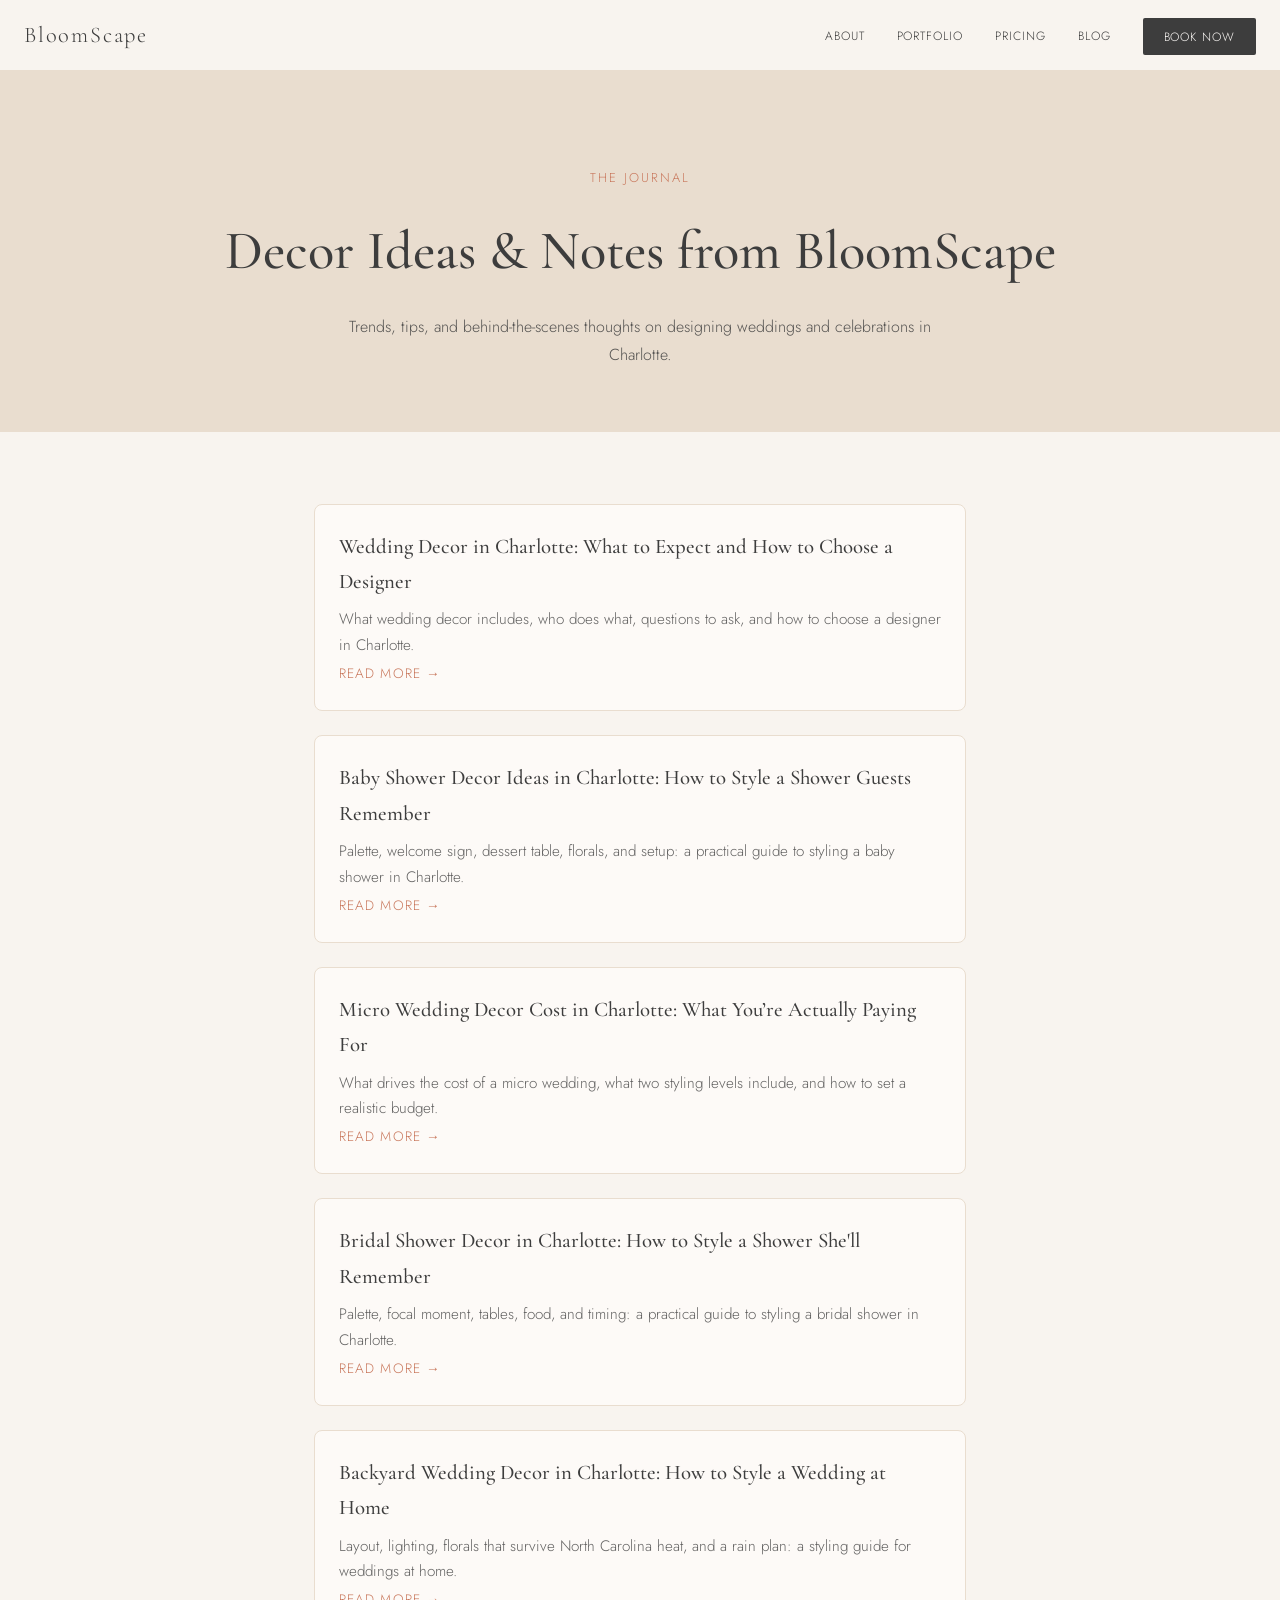
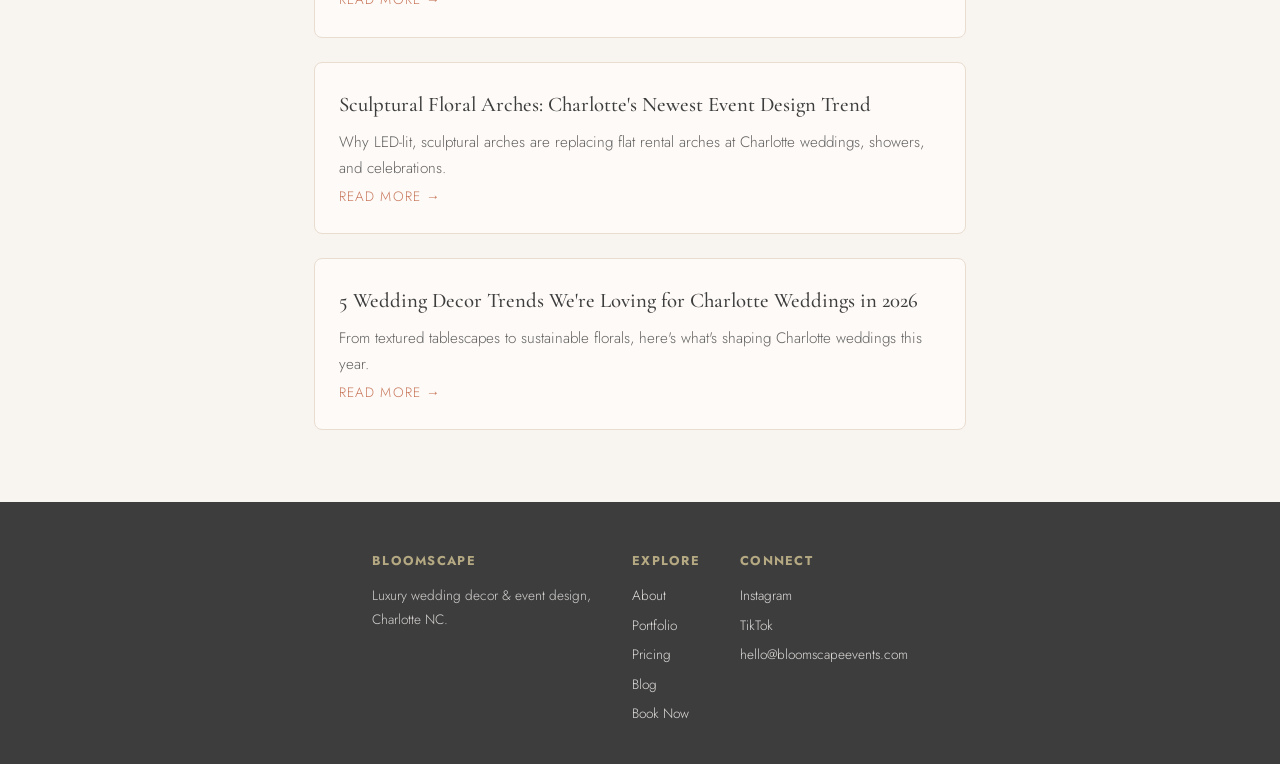
<file: blog/index.html>
<!DOCTYPE html>
<html lang="en-US">
<head>
<!-- Google tag (gtag.js) --><script async src="https://www.googletagmanager.com/gtag/js?id=G-CKC53GK26J"></script><script>window.dataLayer=window.dataLayer||[];function gtag(){dataLayer.push(arguments);}gtag('js',new Date());gtag('config','G-CKC53GK26J');</script>
<!-- Facebook Pixel Code -->
<script>!function(f,b,e,v,n,t,s){if(f.fbq)return;n=f.fbq=function(){n.callMethod?n.callMethod.apply(n,arguments):n.queue.push(arguments)};if(!f._fbq)f._fbq=n;n.push=n;n.loaded=!0;n.version='2.0';n.queue=[];t=b.createElement(e);t.async=!0;t.src=v;s=b.getElementsByTagName(e)[0];s.parentNode.insertBefore(t,s)}(window,document,'script','https://connect.facebook.net/en_US/fbevents.js');
fbq('init', '1665296371594058');
fbq('track', 'PageView');</script>
<noscript><img height="1" width="1" style="display:none" src="https://www.facebook.com/tr?id=1665296371594058&ev=PageView&noscript=1"/></noscript>
<!-- End Facebook Pixel Code -->
<meta charset="UTF-8">
<meta name="viewport" content="width=device-width, initial-scale=1">
<title>Blog | BloomScape Events</title>
<meta name="description" content="Wedding and event decor ideas, tips, and inspiration from BloomScape Events, Charlotte NC.">
<link rel="canonical" href="https://bloomscapeevents.com/blog/">
<link href="https://fonts.googleapis.com/css2?family=Cormorant+Garamond:wght@400;500;600&family=Jost:wght@300;400;500&display=swap" rel="stylesheet">
<link rel="stylesheet" href="/assets/site.css">
</head>
<body>
<nav>
  <a href="/index.html" class="nav-logo">BloomScape</a>
  <ul class="nav-links">
    <li><a href="/index.html#why">About</a></li>
    <li><a href="/index.html#portfolio">Portfolio</a></li>
    <li><a href="/index.html#investment">Pricing</a></li>
    <li><a href="/blog/">Blog</a></li>
    <li><a href="/index.html#contact" class="nav-cta">Book Now</a></li>
  </ul>
</nav>
<div class="hero-simple">
  <p class="eyebrow">The Journal</p>
  <h1>Decor Ideas &amp; Notes from BloomScape</h1>
  <p class="sub">Trends, tips, and behind-the-scenes thoughts on designing weddings and celebrations in Charlotte.</p>
</div>
<section>
  <div class="wrap" style="max-width:700px;">
    <div class="blog-card" style="margin-bottom:1.5rem;">
      <div class="body">
        <h3><a href="/blog/wedding-decor-charlotte-guide.html">Wedding Decor in Charlotte: What to Expect and How to Choose a Designer</a></h3>
        <p style="opacity:.8;font-size:.95rem;">What wedding decor includes, who does what, questions to ask, and how to choose a designer in Charlotte.</p>
        <a href="/blog/wedding-decor-charlotte-guide.html" style="color:var(--terra);font-size:.85rem;text-transform:uppercase;letter-spacing:.08em;">Read More &rarr;</a>
      </div>
    </div>
    <div class="blog-card" style="margin-bottom:1.5rem;">
      <div class="body">
        <h3><a href="/blog/baby-shower-decor-ideas-charlotte.html">Baby Shower Decor Ideas in Charlotte: How to Style a Shower Guests Remember</a></h3>
        <p style="opacity:.8;font-size:.95rem;">Palette, welcome sign, dessert table, florals, and setup: a practical guide to styling a baby shower in Charlotte.</p>
        <a href="/blog/baby-shower-decor-ideas-charlotte.html" style="color:var(--terra);font-size:.85rem;text-transform:uppercase;letter-spacing:.08em;">Read More &rarr;</a>
      </div>
    </div>
    <div class="blog-card" style="margin-bottom:1.5rem;">
      <div class="body">
        <h3><a href="/blog/micro-wedding-decor-cost-charlotte.html">Micro Wedding Decor Cost in Charlotte: What You’re Actually Paying For</a></h3>
        <p style="opacity:.8;font-size:.95rem;">What drives the cost of a micro wedding, what two styling levels include, and how to set a realistic budget.</p>
        <a href="/blog/micro-wedding-decor-cost-charlotte.html" style="color:var(--terra);font-size:.85rem;text-transform:uppercase;letter-spacing:.08em;">Read More &rarr;</a>
      </div>
    </div>
    <div class="blog-card" style="margin-bottom:1.5rem;">
      <div class="body">
        <h3><a href="/blog/bridal-shower-decor-charlotte.html">Bridal Shower Decor in Charlotte: How to Style a Shower She'll Remember</a></h3>
        <p style="opacity:.8;font-size:.95rem;">Palette, focal moment, tables, food, and timing: a practical guide to styling a bridal shower in Charlotte.</p>
        <a href="/blog/bridal-shower-decor-charlotte.html" style="color:var(--terra);font-size:.85rem;text-transform:uppercase;letter-spacing:.08em;">Read More &rarr;</a>
      </div>
    </div>
    <div class="blog-card" style="margin-bottom:1.5rem;">
      <div class="body">
        <h3><a href="/blog/backyard-wedding-decor-charlotte.html">Backyard Wedding Decor in Charlotte: How to Style a Wedding at Home</a></h3>
        <p style="opacity:.8;font-size:.95rem;">Layout, lighting, florals that survive North Carolina heat, and a rain plan: a styling guide for weddings at home.</p>
        <a href="/blog/backyard-wedding-decor-charlotte.html" style="color:var(--terra);font-size:.85rem;text-transform:uppercase;letter-spacing:.08em;">Read More &rarr;</a>
      </div>
    </div>
    <div class="blog-card" style="margin-bottom:1.5rem;">
      <div class="body">
        <h3><a href="/blog/sculptural-floral-arches-charlotte.html">Sculptural Floral Arches: Charlotte's Newest Event Design Trend</a></h3>
        <p style="opacity:.8;font-size:.95rem;">Why LED-lit, sculptural arches are replacing flat rental arches at Charlotte weddings, showers, and celebrations.</p>
        <a href="/blog/sculptural-floral-arches-charlotte.html" style="color:var(--terra);font-size:.85rem;text-transform:uppercase;letter-spacing:.08em;">Read More &rarr;</a>
      </div>
    </div>
    <div class="blog-card">
      <div class="body">
        <h3><a href="/blog/charlotte-wedding-decor-trends-2026.html">5 Wedding Decor Trends We're Loving for Charlotte Weddings in 2026</a></h3>
        <p style="opacity:.8;font-size:.95rem;">From textured tablescapes to sustainable florals, here's what's shaping Charlotte weddings this year.</p>
        <a href="/blog/charlotte-wedding-decor-trends-2026.html" style="color:var(--terra);font-size:.85rem;text-transform:uppercase;letter-spacing:.08em;">Read More &rarr;</a>
      </div>
    </div>
  </div>
</section>
<footer>
  <div>
    <h4>BloomScape</h4>
    <p style="font-size:.85rem;opacity:.8;max-width:220px;">Luxury wedding decor &amp; event design, Charlotte NC.</p>
  </div>
  <div>
    <h4>Explore</h4>
    <a href="/index.html#why">About</a>
    <a href="/index.html#portfolio">Portfolio</a>
    <a href="/index.html#investment">Pricing</a>
    <a href="/blog/">Blog</a>
    <a href="/index.html#contact">Book Now</a>
  </div>
  <div>
    <h4>Connect</h4>
    <a href="https://instagram.com/bloomscape_events" target="_blank">Instagram</a>
    <a href="https://tiktok.com/@bloomscape_events" target="_blank">TikTok</a>
    <a href="mailto:hello@bloomscapeevents.com">hello@bloomscapeevents.com</a>
  </div>
</footer>
</body>
</html>
</file>
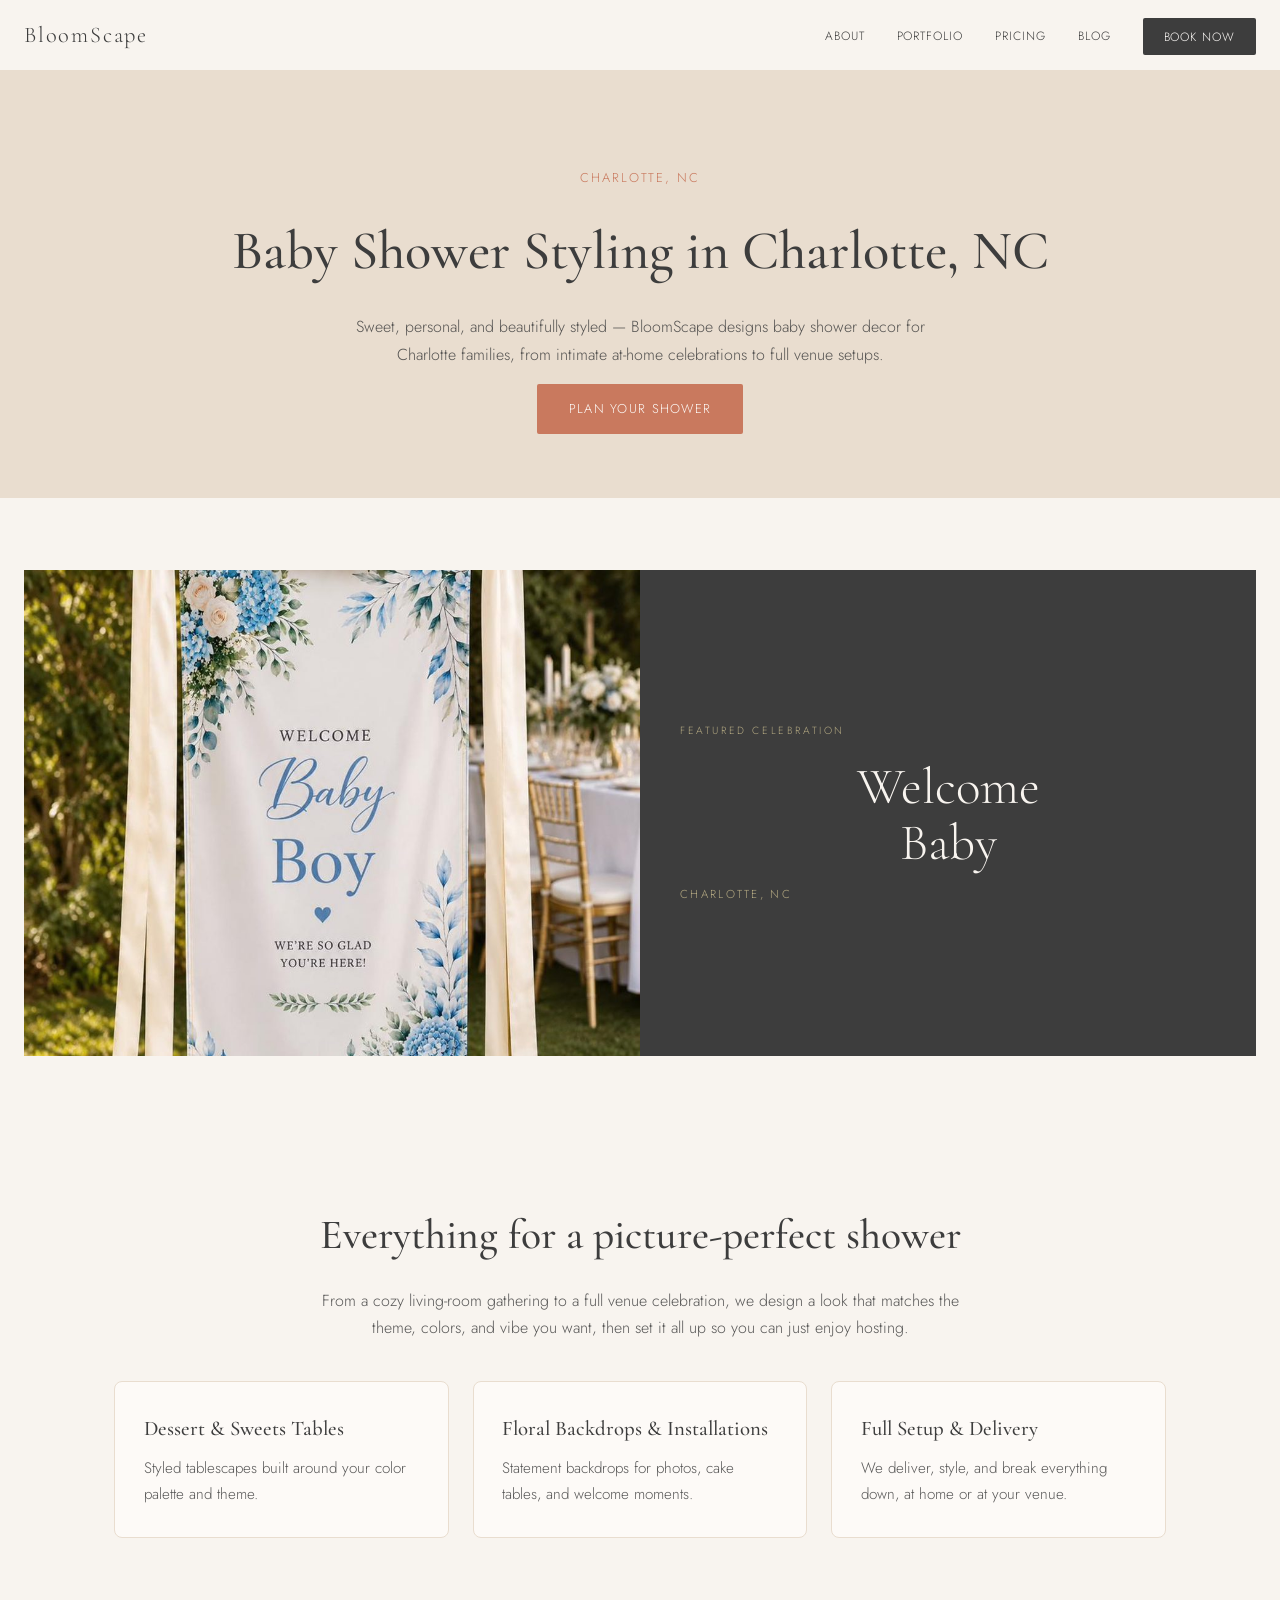
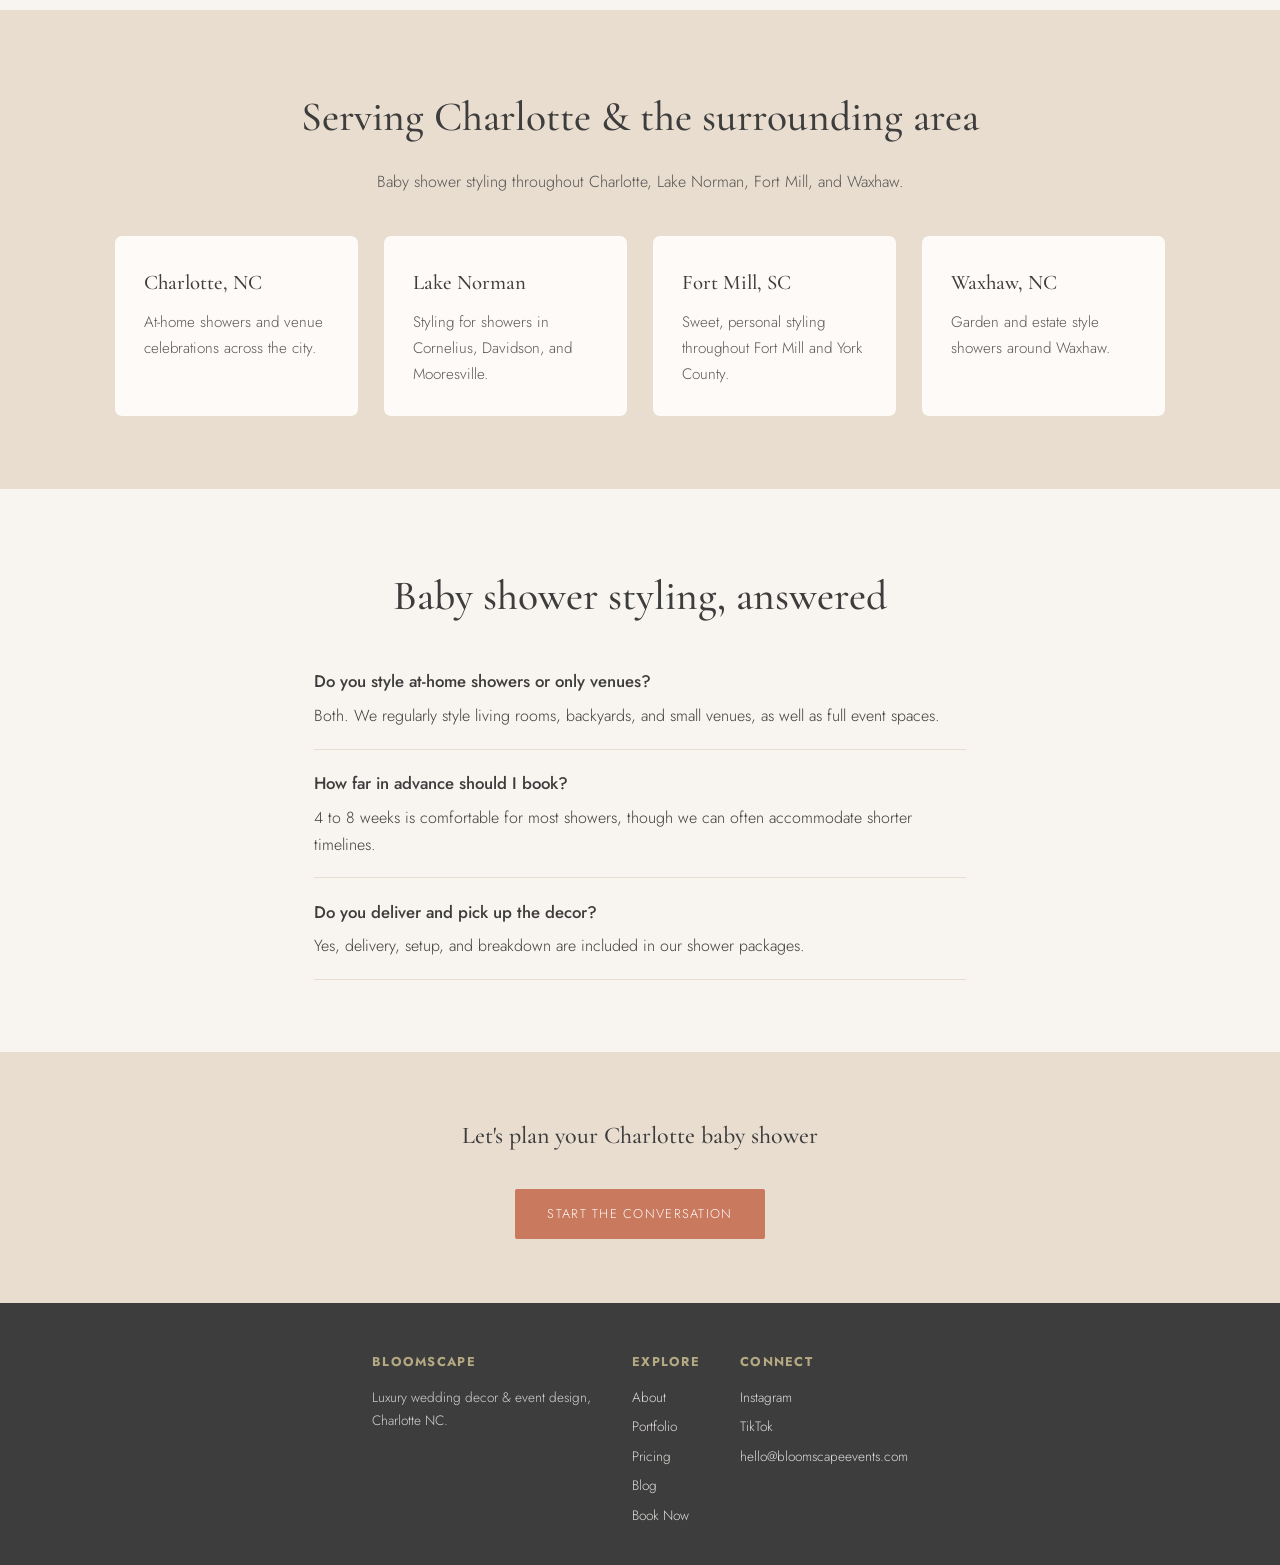
<file: baby-shower-styling-charlotte-nc.html>
<!DOCTYPE html>
<html lang="en-US">
<head>
<!-- Google tag (gtag.js) --><script async src="https://www.googletagmanager.com/gtag/js?id=G-CKC53GK26J"></script><script>window.dataLayer=window.dataLayer||[];function gtag(){dataLayer.push(arguments);}gtag('js',new Date());gtag('config','G-CKC53GK26J');</script>
<!-- Facebook Pixel Code -->
<script>!function(f,b,e,v,n,t,s){if(f.fbq)return;n=f.fbq=function(){n.callMethod?n.callMethod.apply(n,arguments):n.queue.push(arguments)};if(!f._fbq)f._fbq=n;n.push=n;n.loaded=!0;n.version='2.0';n.queue=[];t=b.createElement(e);t.async=!0;t.src=v;s=b.getElementsByTagName(e)[0];s.parentNode.insertBefore(t,s)}(window,document,'script','https://connect.facebook.net/en_US/fbevents.js');
fbq('init', '1665296371594058');
fbq('track', 'PageView');</script>
<noscript><img height="1" width="1" style="display:none" src="https://www.facebook.com/tr?id=1665296371594058&ev=PageView&noscript=1"/></noscript>
<!-- End Facebook Pixel Code -->
<meta charset="UTF-8">
<meta name="viewport" content="width=device-width, initial-scale=1">
<title>Baby Shower Styling in Charlotte, NC | BloomScape Events</title>
<meta name="description" content="Baby shower styling and decor in Charlotte, NC. Dessert tables, floral backdrops, installations, and full setup from BloomScape Events.">
<link rel="canonical" href="https://bloomscapeevents.com/baby-shower-styling-charlotte-nc.html">
<link href="https://fonts.googleapis.com/css2?family=Cormorant+Garamond:wght@400;500;600&family=Jost:wght@300;400;500&display=swap" rel="stylesheet">
<link rel="stylesheet" href="/assets/site.css">
<style>
.featured-text{background:var(--charcoal);color:var(--ivory);display:flex;flex-direction:column;justify-content:center;padding:3rem 2.5rem;}
.featured-label{font-size:.65rem;letter-spacing:.25em;text-transform:uppercase;color:var(--taupe);margin-bottom:1.2rem;}
.featured-title{font-family:'Cormorant Garamond',serif;font-size:clamp(2rem,4vw,3.2rem);font-weight:300;line-height:1.1;margin-bottom:.8rem;color:var(--ivory);}
.featured-location{font-size:.72rem;letter-spacing:.2em;text-transform:uppercase;color:var(--taupe);}
@media (max-width:760px){.featured{grid-template-columns:1fr !important;min-height:auto !important;}.featured > div{min-height:340px !important;}}
</style>
</head>
<body>
<nav>
  <a href="/index.html" class="nav-logo">BloomScape</a>
  <ul class="nav-links">
    <li><a href="/index.html#why">About</a></li>
    <li><a href="/index.html#portfolio">Portfolio</a></li>
    <li><a href="/index.html#investment">Pricing</a></li>
    <li><a href="/blog/">Blog</a></li>
    <li><a href="/index.html#contact" class="nav-cta">Book Now</a></li>
  </ul>
</nav>
<div class="hero-simple">
  <p class="eyebrow">Charlotte, NC</p>
  <h1>Baby Shower Styling in Charlotte, NC</h1>
  <p class="sub">Sweet, personal, and beautifully styled &mdash; BloomScape designs baby shower decor for Charlotte families, from intimate at-home celebrations to full venue setups.</p>
  <a href="/index.html#contact" class="btn-primary">Plan Your Shower</a>
</div>
<section class="featured" style="display:grid;grid-template-columns:1fr 1fr;min-height:70vh;">
  <div style="position:relative;overflow:hidden;min-height:400px;">
    <img src="/assets/baby-shower-welcome.jpg" alt="Welcome Baby Boy floral banner and ceremony styling"
      style="position:absolute;top:0;left:0;width:100%;height:100%;object-fit:cover;object-position:center;display:block;">
  </div>
  <div class="featured-text">
    <p class="featured-label">Featured Celebration</p>
    <h2 class="featured-title">Welcome<br>Baby</h2>
    <p class="featured-location">Charlotte, NC</p>
  </div>
</section>
<section>
  <div class="wrap">
    <h2>Everything for a picture-perfect shower</h2>
    <p class="lead">From a cozy living-room gathering to a full venue celebration, we design a look that matches the theme, colors, and vibe you want, then set it all up so you can just enjoy hosting.</p>
    <div class="grid-cards">
      <div class="card"><h3>Dessert &amp; Sweets Tables</h3><p>Styled tablescapes built around your color palette and theme.</p></div>
      <div class="card"><h3>Floral Backdrops &amp; Installations</h3><p>Statement backdrops for photos, cake tables, and welcome moments.</p></div>
      <div class="card"><h3>Full Setup &amp; Delivery</h3><p>We deliver, style, and break everything down, at home or at your venue.</p></div>
    </div>
  </div>
</section>
<section style="background:var(--sand);">
  <div class="wrap">
    <h2>Serving Charlotte &amp; the surrounding area</h2>
    <p class="lead">Baby shower styling throughout Charlotte, Lake Norman, Fort Mill, and Waxhaw.</p>
    <div class="grid-cards">
      <div class="card"><h3>Charlotte, NC</h3><p>At-home showers and venue celebrations across the city.</p></div>
      <div class="card"><h3>Lake Norman</h3><p>Styling for showers in Cornelius, Davidson, and Mooresville.</p></div>
      <div class="card"><h3>Fort Mill, SC</h3><p>Sweet, personal styling throughout Fort Mill and York County.</p></div>
      <div class="card"><h3>Waxhaw, NC</h3><p>Garden and estate style showers around Waxhaw.</p></div>
    </div>
  </div>
</section>
<section>
  <div class="wrap" style="max-width:700px;">
    <h2>Baby shower styling, answered</h2>
    <div class="faq-item"><h3>Do you style at-home showers or only venues?</h3><p>Both. We regularly style living rooms, backyards, and small venues, as well as full event spaces.</p></div>
    <div class="faq-item"><h3>How far in advance should I book?</h3><p>4 to 8 weeks is comfortable for most showers, though we can often accommodate shorter timelines.</p></div>
    <div class="faq-item"><h3>Do you deliver and pick up the decor?</h3><p>Yes, delivery, setup, and breakdown are included in our shower packages.</p></div>
  </div>
</section>
<div class="hero-simple" style="padding:4rem 1.5rem;">
  <h2 style="margin-bottom:1rem;">Let's plan your Charlotte baby shower</h2>
  <a href="/index.html#contact" class="btn-primary">Start the Conversation</a>
</div>
<footer>
  <div>
    <h4>BloomScape</h4>
    <p style="font-size:.85rem;opacity:.8;max-width:220px;">Luxury wedding decor &amp; event design, Charlotte NC.</p>
  </div>
  <div>
    <h4>Explore</h4>
    <a href="/index.html#why">About</a>
    <a href="/index.html#portfolio">Portfolio</a>
    <a href="/index.html#investment">Pricing</a>
    <a href="/blog/">Blog</a>
    <a href="/index.html#contact">Book Now</a>
  </div>
  <div>
    <h4>Connect</h4>
    <a href="https://instagram.com/bloomscape_events" target="_blank">Instagram</a>
    <a href="https://tiktok.com/@bloomscape_events" target="_blank">TikTok</a>
    <a href="mailto:hello@bloomscapeevents.com">hello@bloomscapeevents.com</a>
  </div>
</footer>
</body>
</html>
</file>
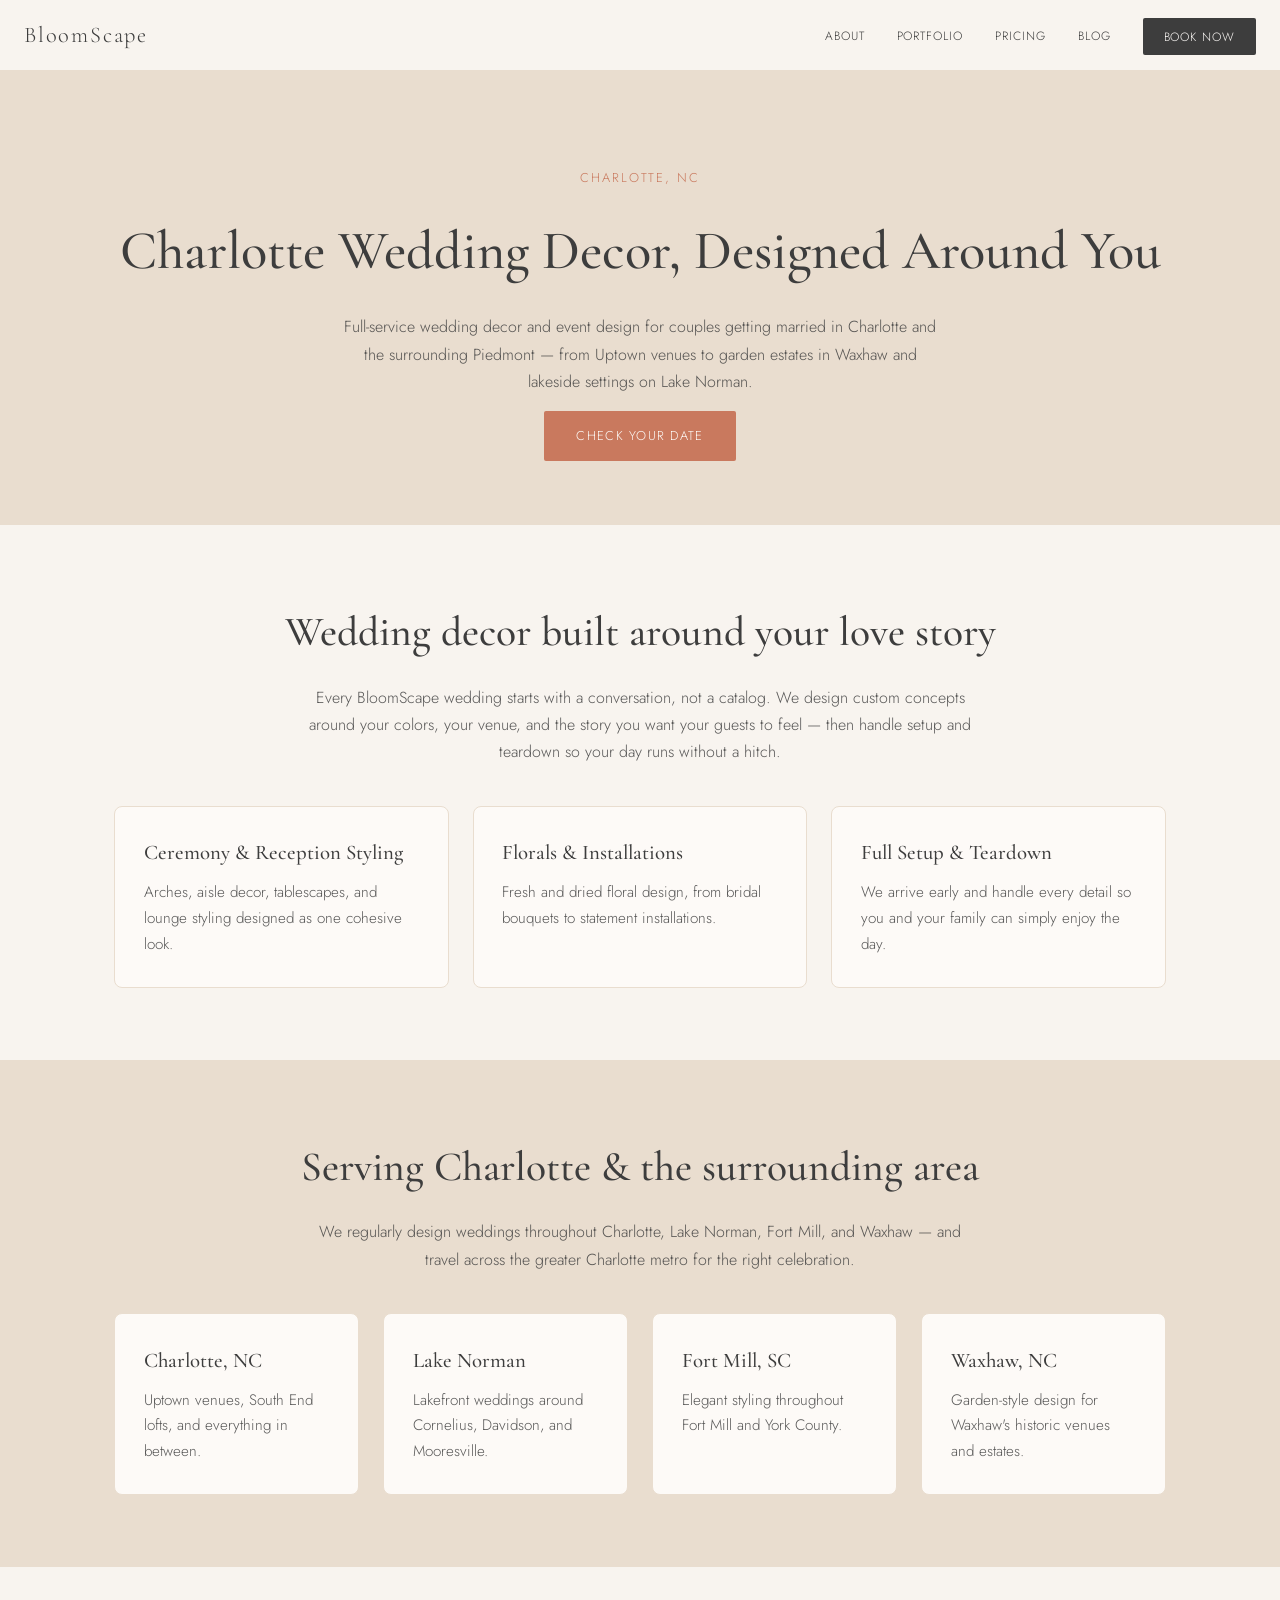
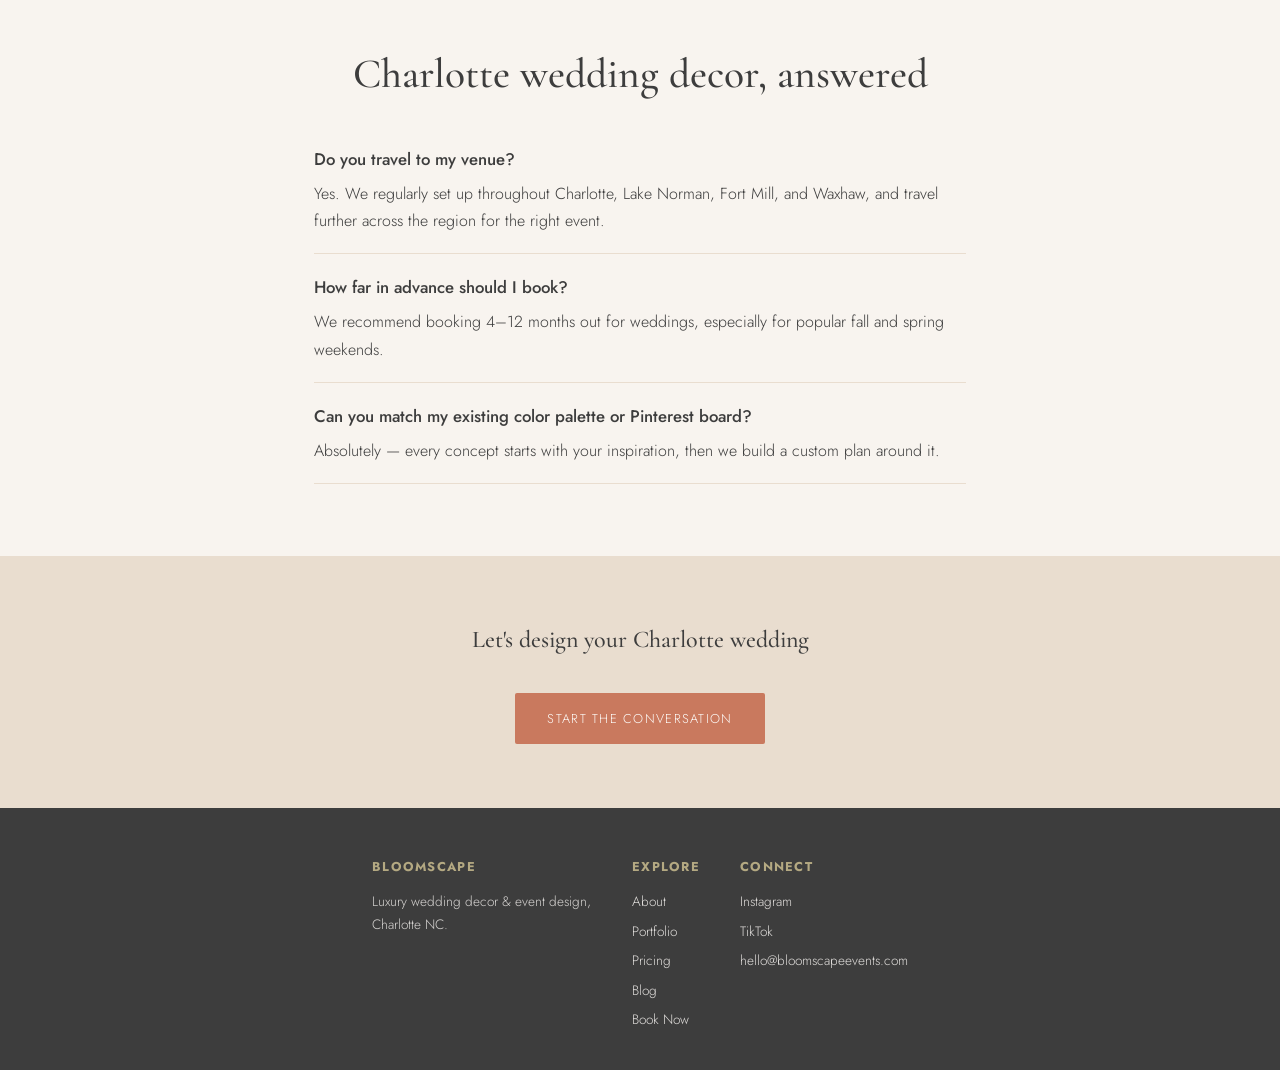
<file: charlotte-wedding-decor.html>
<!DOCTYPE html>
<html lang="en-US">
<head>
<!-- Google tag (gtag.js) --><script async src="https://www.googletagmanager.com/gtag/js?id=G-CKC53GK26J"></script><script>window.dataLayer=window.dataLayer||[];function gtag(){dataLayer.push(arguments);}gtag('js',new Date());gtag('config','G-CKC53GK26J');</script>
<!-- Facebook Pixel Code -->
<script>!function(f,b,e,v,n,t,s){if(f.fbq)return;n=f.fbq=function(){n.callMethod?n.callMethod.apply(n,arguments):n.queue.push(arguments)};if(!f._fbq)f._fbq=n;n.push=n;n.loaded=!0;n.version='2.0';n.queue=[];t=b.createElement(e);t.async=!0;t.src=v;s=b.getElementsByTagName(e)[0];s.parentNode.insertBefore(t,s)}(window,document,'script','https://connect.facebook.net/en_US/fbevents.js');
fbq('init', '1665296371594058');
fbq('track', 'PageView');</script>
<noscript><img height="1" width="1" style="display:none" src="https://www.facebook.com/tr?id=1665296371594058&ev=PageView&noscript=1"/></noscript>
<!-- End Facebook Pixel Code -->
<meta charset="UTF-8">
<meta name="viewport" content="width=device-width, initial-scale=1">
<title>Charlotte Wedding Decor & Event Design | BloomScape Events</title>
<meta name="description" content="Custom Charlotte wedding decor and event design from BloomScape Events. Full-service styling for weddings across Charlotte, Lake Norman, Fort Mill, and Waxhaw.">
<link rel="canonical" href="https://bloomscapeevents.com/charlotte-wedding-decor.html">
<link href="https://fonts.googleapis.com/css2?family=Cormorant+Garamond:wght@400;500;600&family=Jost:wght@300;400;500&display=swap" rel="stylesheet">
<link rel="stylesheet" href="/assets/site.css">
</head>
<body>
<nav>
  <a href="/index.html" class="nav-logo">BloomScape</a>
  <ul class="nav-links">
    <li><a href="/index.html#why">About</a></li>
    <li><a href="/index.html#portfolio">Portfolio</a></li>
    <li><a href="/index.html#investment">Pricing</a></li>
    <li><a href="/blog/">Blog</a></li>
    <li><a href="/index.html#contact" class="nav-cta">Book Now</a></li>
  </ul>
</nav>
<div class="hero-simple">
  <p class="eyebrow">Charlotte, NC</p>
  <h1>Charlotte Wedding Decor, Designed Around You</h1>
  <p class="sub">Full-service wedding decor and event design for couples getting married in Charlotte and the surrounding Piedmont &mdash; from Uptown venues to garden estates in Waxhaw and lakeside settings on Lake Norman.</p>
  <a href="/index.html#contact" class="btn-primary">Check Your Date</a>
</div>
<section>
  <div class="wrap">
    <h2>Wedding decor built around your love story</h2>
    <p class="lead">Every BloomScape wedding starts with a conversation, not a catalog. We design custom concepts around your colors, your venue, and the story you want your guests to feel &mdash; then handle setup and teardown so your day runs without a hitch.</p>
    <div class="grid-cards">
      <div class="card"><h3>Ceremony &amp; Reception Styling</h3><p>Arches, aisle decor, tablescapes, and lounge styling designed as one cohesive look.</p></div>
      <div class="card"><h3>Florals &amp; Installations</h3><p>Fresh and dried floral design, from bridal bouquets to statement installations.</p></div>
      <div class="card"><h3>Full Setup &amp; Teardown</h3><p>We arrive early and handle every detail so you and your family can simply enjoy the day.</p></div>
    </div>
  </div>
</section>
<section style="background:var(--sand);">
  <div class="wrap">
    <h2>Serving Charlotte &amp; the surrounding area</h2>
    <p class="lead">We regularly design weddings throughout Charlotte, Lake Norman, Fort Mill, and Waxhaw &mdash; and travel across the greater Charlotte metro for the right celebration.</p>
    <div class="grid-cards">
      <div class="card"><h3>Charlotte, NC</h3><p>Uptown venues, South End lofts, and everything in between.</p></div>
      <div class="card"><h3>Lake Norman</h3><p>Lakefront weddings around Cornelius, Davidson, and Mooresville.</p></div>
      <div class="card"><h3>Fort Mill, SC</h3><p>Elegant styling throughout Fort Mill and York County.</p></div>
      <div class="card"><h3>Waxhaw, NC</h3><p>Garden-style design for Waxhaw's historic venues and estates.</p></div>
    </div>
  </div>
</section>
<section>
  <div class="wrap" style="max-width:700px;">
    <h2>Charlotte wedding decor, answered</h2>
    <div class="faq-item"><h3>Do you travel to my venue?</h3><p>Yes. We regularly set up throughout Charlotte, Lake Norman, Fort Mill, and Waxhaw, and travel further across the region for the right event.</p></div>
    <div class="faq-item"><h3>How far in advance should I book?</h3><p>We recommend booking 4&ndash;12 months out for weddings, especially for popular fall and spring weekends.</p></div>
    <div class="faq-item"><h3>Can you match my existing color palette or Pinterest board?</h3><p>Absolutely &mdash; every concept starts with your inspiration, then we build a custom plan around it.</p></div>
  </div>
</section>
<div class="hero-simple" style="padding:4rem 1.5rem;">
  <h2 style="margin-bottom:1rem;">Let's design your Charlotte wedding</h2>
  <a href="/index.html#contact" class="btn-primary">Start the Conversation</a>
</div>
<footer>
  <div>
    <h4>BloomScape</h4>
    <p style="font-size:.85rem;opacity:.8;max-width:220px;">Luxury wedding decor &amp; event design, Charlotte NC.</p>
  </div>
  <div>
    <h4>Explore</h4>
    <a href="/index.html#why">About</a>
    <a href="/index.html#portfolio">Portfolio</a>
    <a href="/index.html#investment">Pricing</a>
    <a href="/blog/">Blog</a>
    <a href="/index.html#contact">Book Now</a>
  </div>
  <div>
    <h4>Connect</h4>
    <a href="https://instagram.com/bloomscape_events" target="_blank">Instagram</a>
    <a href="https://tiktok.com/@bloomscape_events" target="_blank">TikTok</a>
    <a href="mailto:hello@bloomscapeevents.com">hello@bloomscapeevents.com</a>
  </div>
</footer>
</body>
</html>
</file>
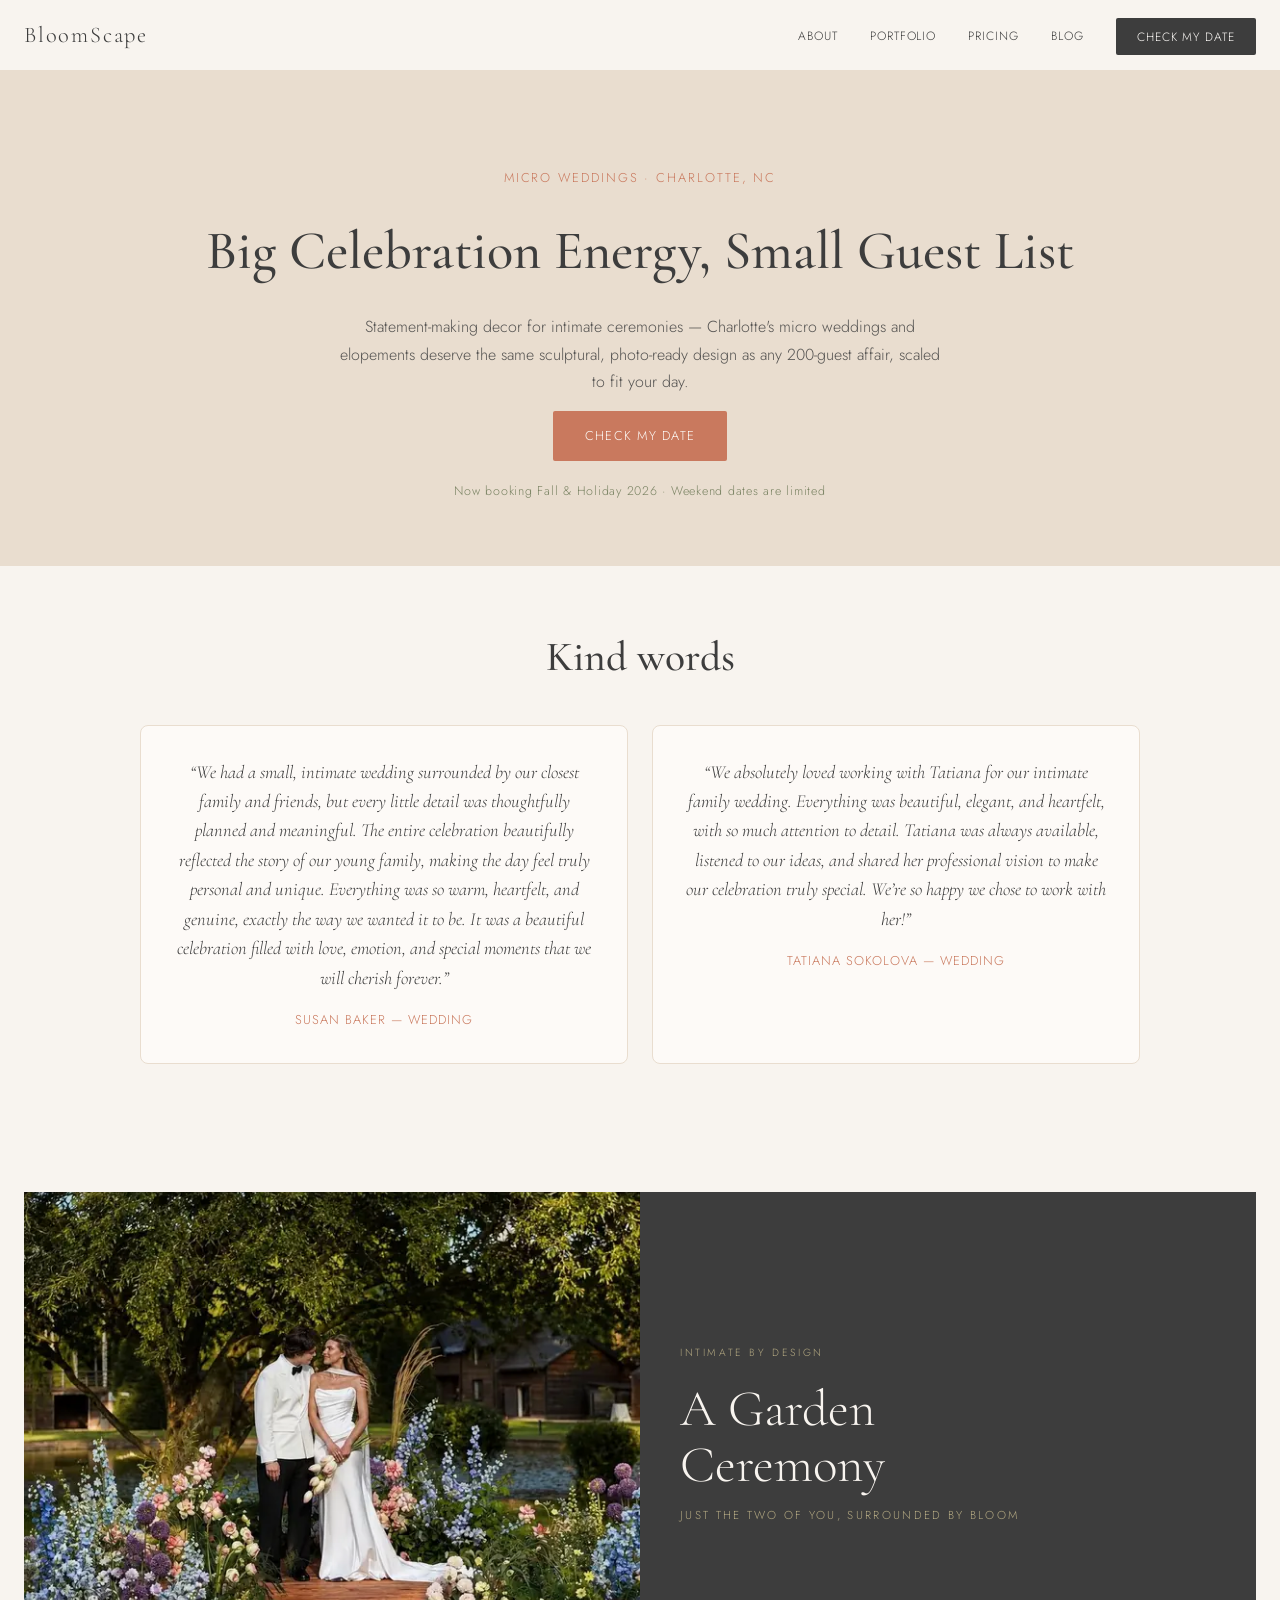
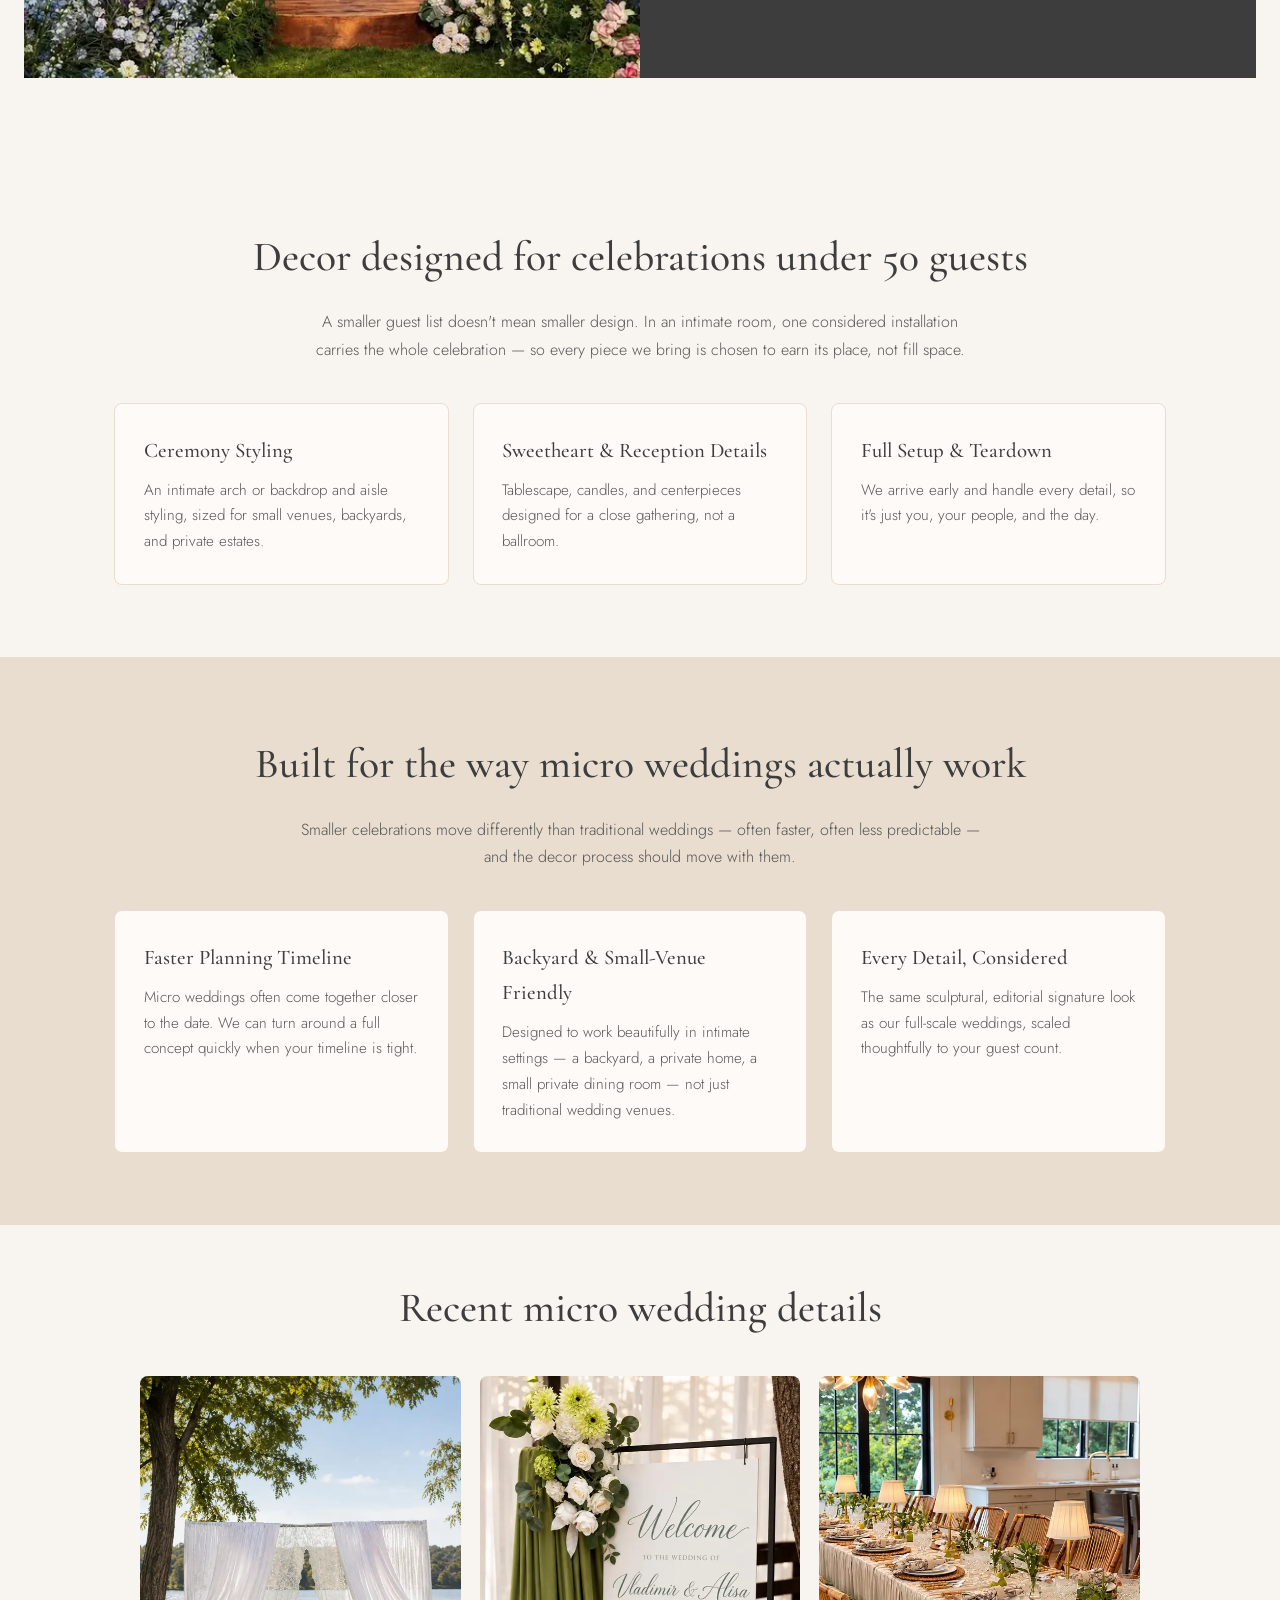
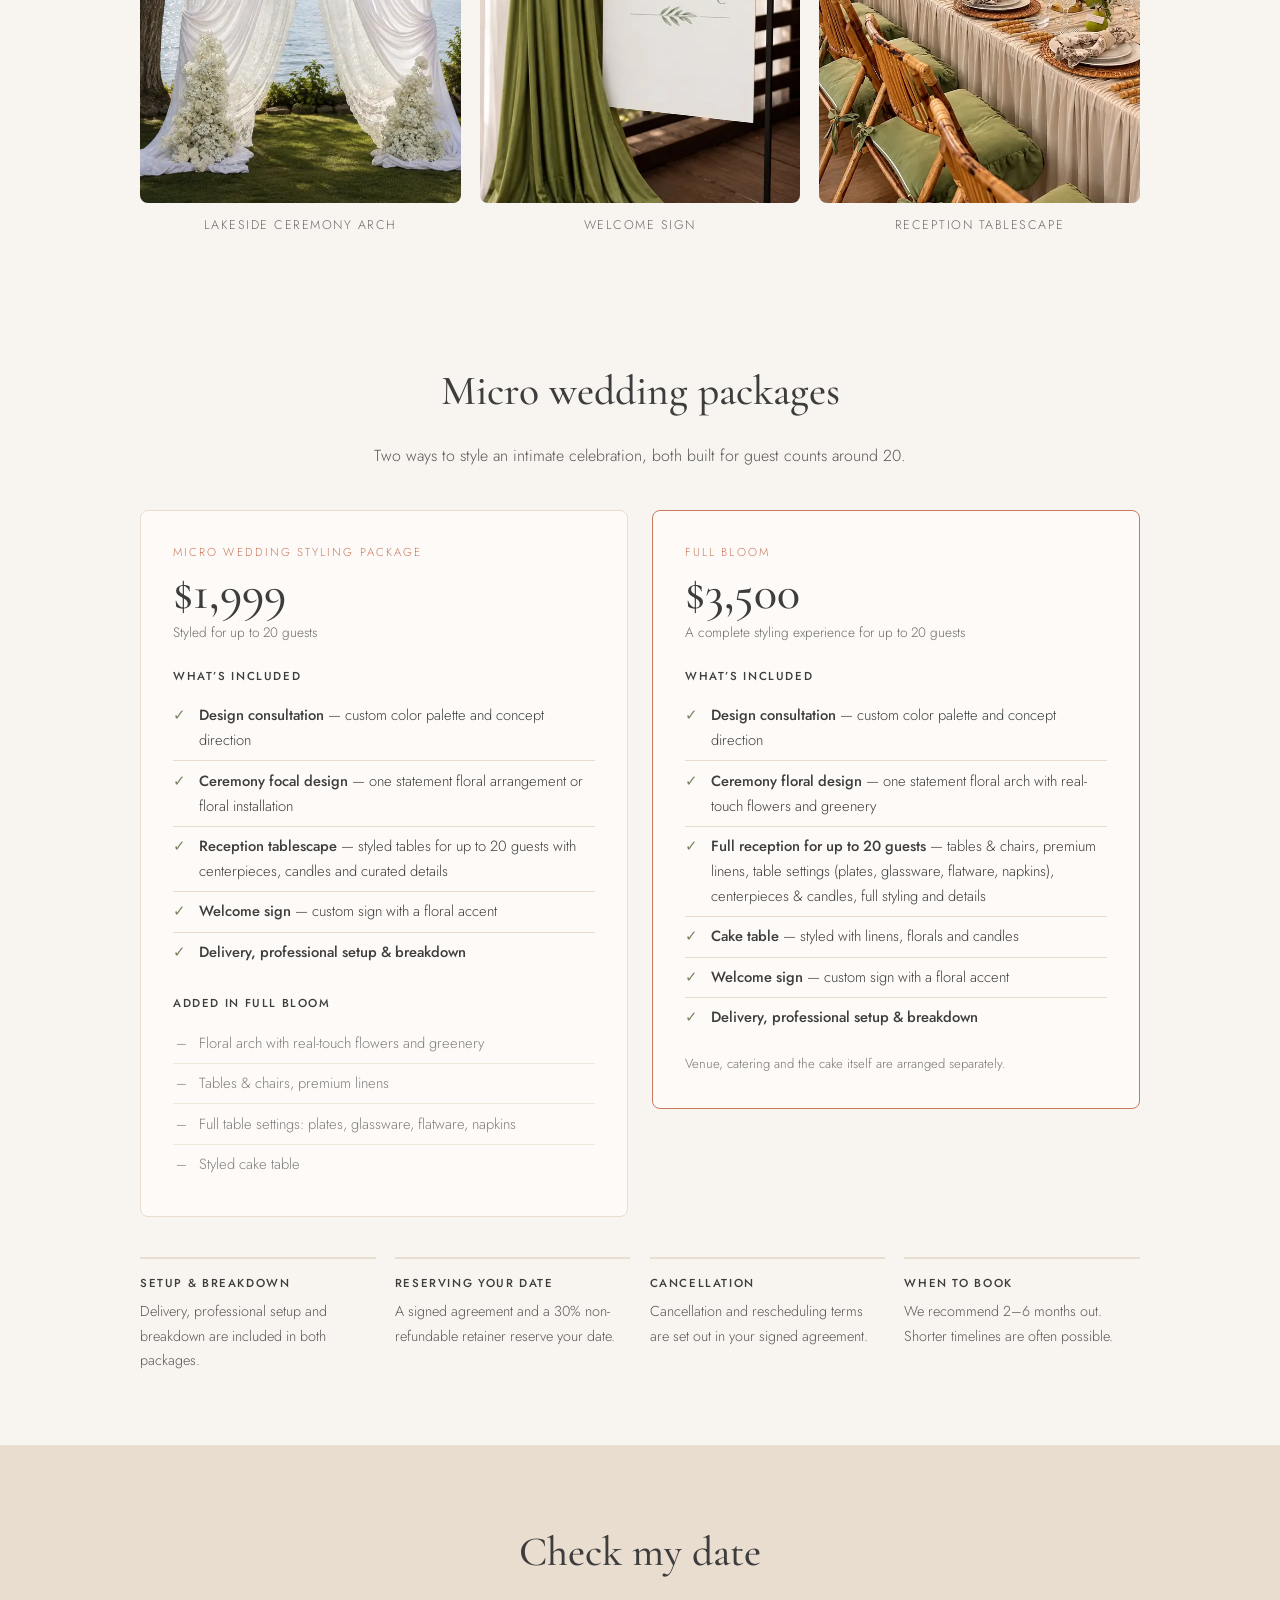
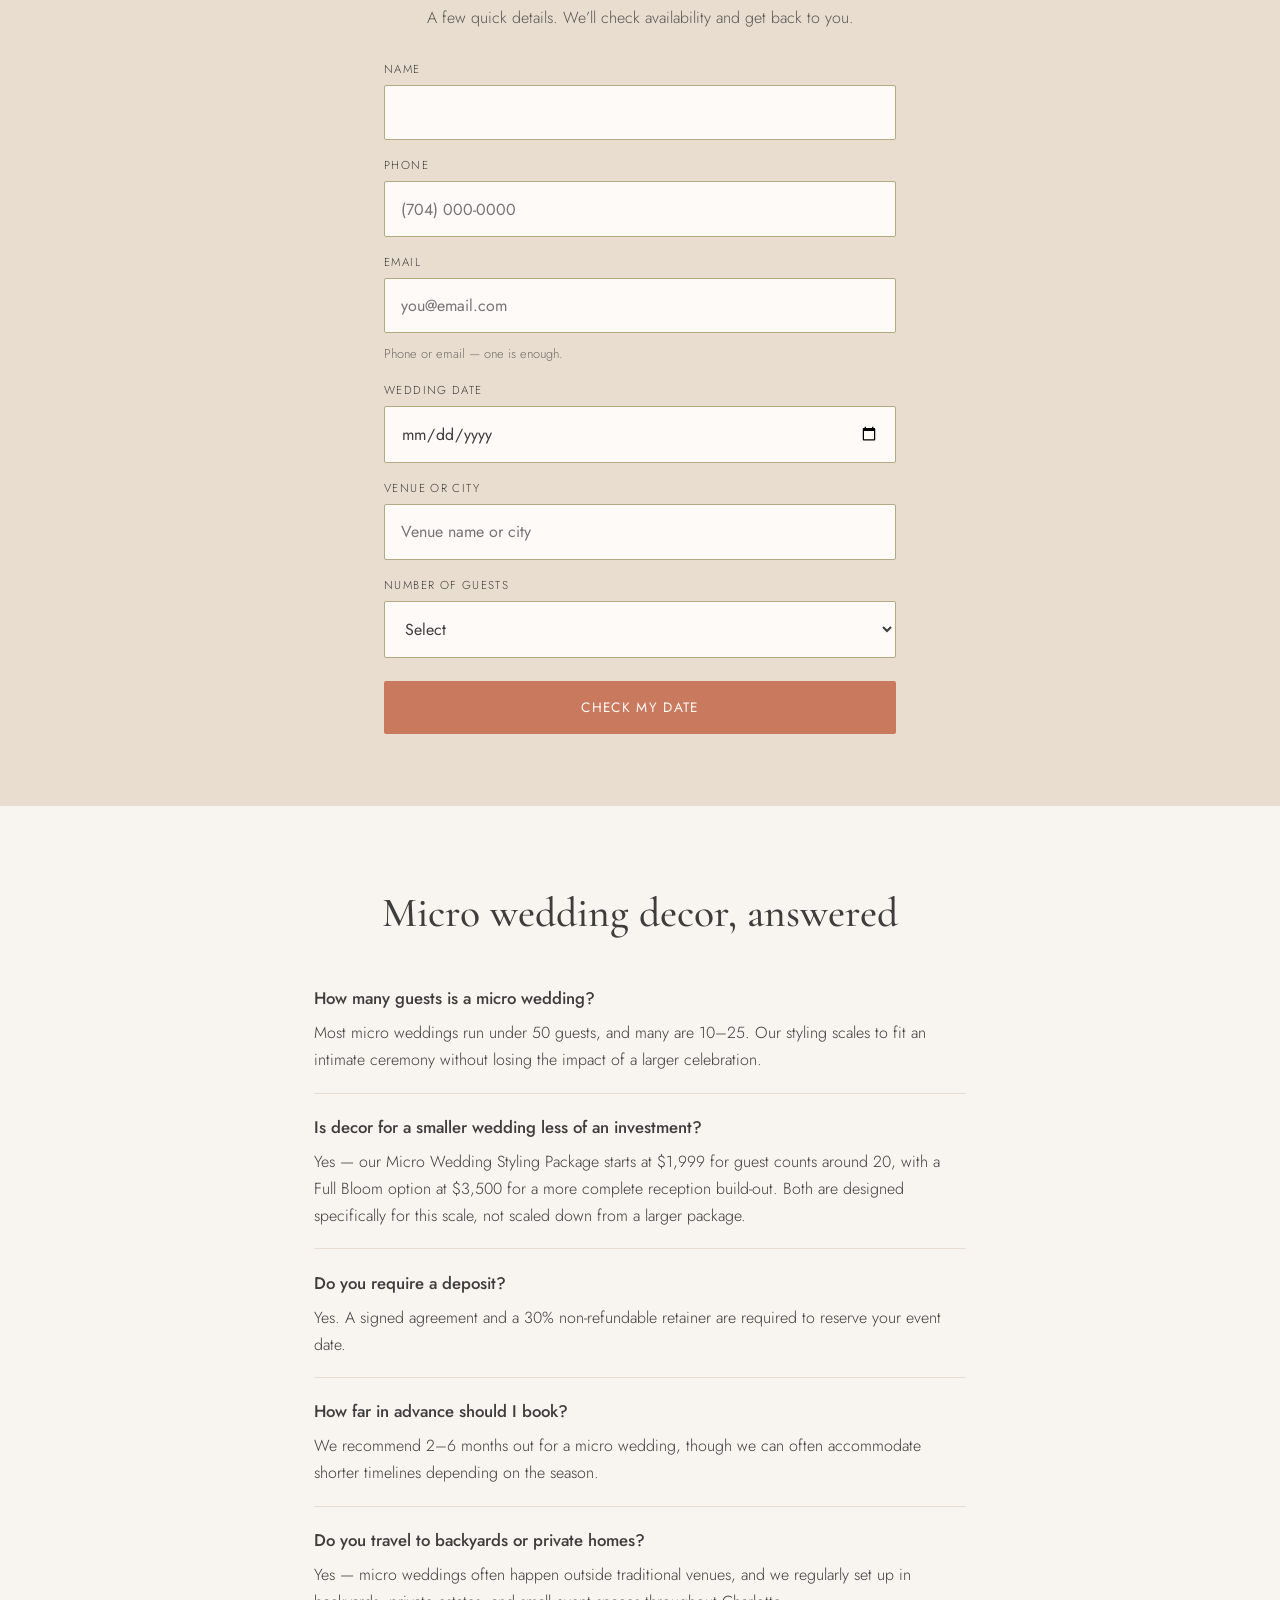
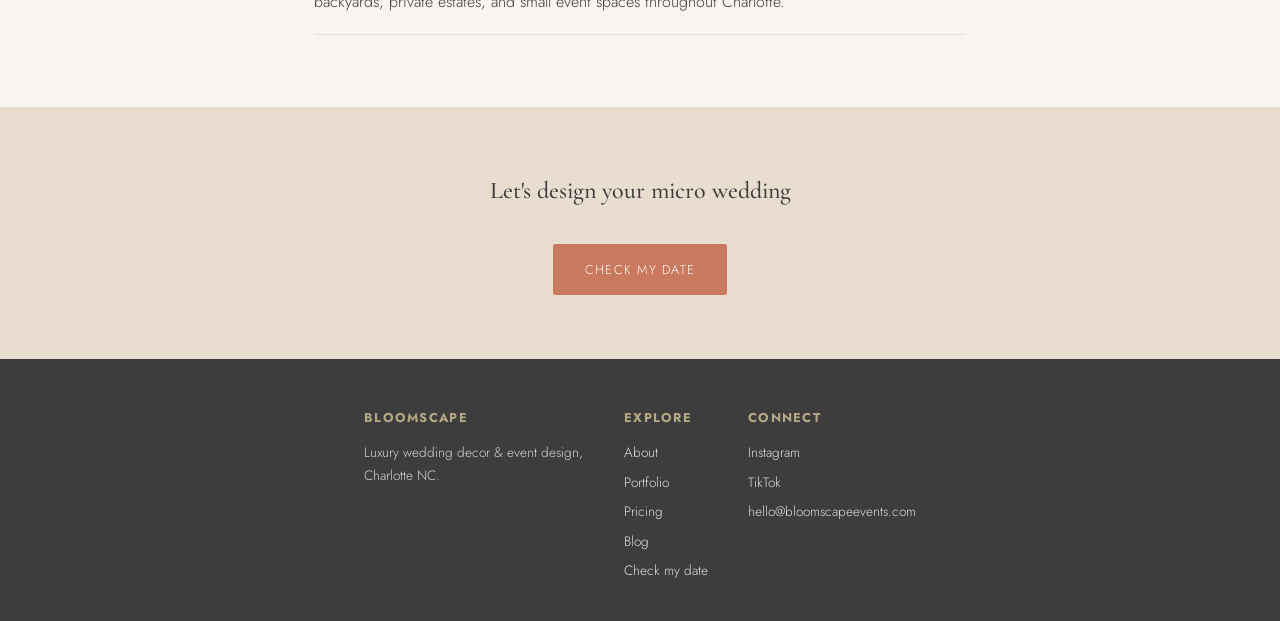
<file: micro-wedding-decor-charlotte.html>
<!DOCTYPE html>
<html lang="en-US">
<head>
<!-- Google tag (gtag.js) --><script async src="https://www.googletagmanager.com/gtag/js?id=G-CKC53GK26J"></script><script>window.dataLayer=window.dataLayer||[];function gtag(){dataLayer.push(arguments);}gtag('js',new Date());gtag('config','G-CKC53GK26J');</script>
<!-- Facebook Pixel Code -->
<script>!function(f,b,e,v,n,t,s){if(f.fbq)return;n=f.fbq=function(){n.callMethod?n.callMethod.apply(n,arguments):n.queue.push(arguments)};if(!f._fbq)f._fbq=n;n.push=n;n.loaded=!0;n.version='2.0';n.queue=[];t=b.createElement(e);t.async=!0;t.src=v;s=b.getElementsByTagName(e)[0];s.parentNode.insertBefore(t,s)}(window,document,'script','https://connect.facebook.net/en_US/fbevents.js');
fbq('init', '1665296371594058');
fbq('track', 'PageView');</script>
<noscript><img height="1" width="1" style="display:none" src="https://www.facebook.com/tr?id=1665296371594058&ev=PageView&noscript=1"/></noscript>
<!-- End Facebook Pixel Code -->
<meta charset="UTF-8">
<meta name="viewport" content="width=device-width, initial-scale=1">
<title>Micro Wedding Packages in Charlotte, NC | BloomScape Events</title>
<meta name="description" content="Micro wedding packages in Charlotte, NC from $1,999. Ceremony and reception styling for intimate weddings, with delivery and setup included.">
<link rel="canonical" href="https://bloomscapeevents.com/micro-wedding-decor-charlotte.html">
<link rel="preconnect" href="https://fonts.googleapis.com">
<link rel="preconnect" href="https://fonts.gstatic.com" crossorigin>
<link href="https://fonts.googleapis.com/css2?family=Cormorant+Garamond:wght@400;500;600&family=Jost:wght@300;400;500&display=swap" rel="stylesheet">
<link rel="stylesheet" href="/assets/site.css">
<style>
.featured-text{background:var(--charcoal);color:var(--ivory);display:flex;flex-direction:column;justify-content:center;padding:3rem 2.5rem;}
.featured-label{font-size:.65rem;letter-spacing:.25em;text-transform:uppercase;color:var(--taupe);margin-bottom:1.2rem;}
.featured-title{font-family:'Cormorant Garamond',serif;font-size:clamp(2rem,4vw,3.2rem);font-weight:300;line-height:1.1;margin-bottom:.8rem;color:var(--ivory);text-align:left;}
.featured-location{font-size:.72rem;letter-spacing:.2em;text-transform:uppercase;color:var(--taupe);}
@media (max-width:760px){.featured{grid-template-columns:1fr !important;min-height:auto !important;}.featured > div{min-height:340px !important;}}

html{scroll-behavior:smooth;}
#check-date{scroll-margin-top:80px;}
.hero-note{font-size:.78rem;letter-spacing:.06em;color:var(--olive);margin-top:1.2rem;}
.gallery{display:grid;grid-template-columns:repeat(auto-fit,minmax(260px,1fr));gap:1.2rem;max-width:1000px;margin:2rem auto 0;}
.gallery figure{margin:0;}
.gallery img{width:100%;height:auto;aspect-ratio:3/4;object-fit:cover;border-radius:8px;display:block;}
.gallery figcaption{font-size:.78rem;letter-spacing:.12em;text-transform:uppercase;text-align:center;opacity:.75;margin-top:.7rem;}
/* reviews */
.reviews{display:grid;grid-template-columns:repeat(auto-fit,minmax(300px,1fr));gap:1.5rem;max-width:1000px;margin:2rem auto 0;}
.review{background:var(--white);border:1px solid var(--sand);border-radius:8px;padding:2rem;text-align:center;}
.review p.q{font-family:'Cormorant Garamond',serif;font-size:1.15rem;font-style:italic;line-height:1.6;margin-bottom:1rem;}
.review p.who{font-size:.8rem;letter-spacing:.08em;text-transform:uppercase;color:var(--terra);}
/* packages */
.pkg-grid{display:grid;grid-template-columns:repeat(auto-fit,minmax(300px,1fr));gap:1.5rem;max-width:1000px;margin:2rem auto 0;align-items:start;}
.pkg{background:var(--white);border:1px solid var(--sand);border-radius:8px;padding:2rem;}
.pkg.feat{border-color:var(--terra);}
.pkg-name{font-size:.72rem;letter-spacing:.18em;text-transform:uppercase;color:var(--terra);}
.pkg-price{font-family:'Cormorant Garamond',serif;font-size:3rem;font-weight:500;line-height:1.1;margin:.3rem 0 .1rem;}
.pkg-guests{font-size:.85rem;opacity:.75;margin-bottom:1.2rem;}
.pkg h3{font-family:'Jost',sans-serif;font-size:.72rem;font-weight:500;letter-spacing:.14em;text-transform:uppercase;margin:1.4rem 0 .6rem;color:var(--charcoal);}
.pkg ul{list-style:none;}
.pkg li{position:relative;padding:.45rem 0 .45rem 1.6rem;font-size:.92rem;border-bottom:1px solid var(--sand);}
.pkg li:last-child{border-bottom:0;}
.pkg li strong{font-weight:500;}
.pkg ul.yes li::before{content:"\2713";position:absolute;left:0;color:var(--olive);font-weight:500;}
.pkg ul.no li{opacity:.65;}
.pkg ul.no li::before{content:"\2013";position:absolute;left:.2rem;}
.pkg-foot{font-size:.82rem;opacity:.7;margin-top:1rem;}
.good{display:grid;grid-template-columns:repeat(auto-fit,minmax(220px,1fr));gap:1.2rem;max-width:1000px;margin:2.5rem auto 0;}
.good div{border-top:2px solid var(--sand);padding-top:.9rem;}
.good h4{font-family:'Jost',sans-serif;font-size:.72rem;font-weight:500;letter-spacing:.14em;text-transform:uppercase;margin-bottom:.4rem;}
.good p{font-size:.9rem;opacity:.85;}
/* form */
.lead-wrap{max-width:560px;margin:0 auto;}
.lead-form{display:grid;gap:1rem;margin-top:1.8rem;text-align:left;}
.lead-form label{display:block;font-size:.72rem;letter-spacing:.12em;text-transform:uppercase;margin-bottom:.35rem;}
.lead-form input,.lead-form select{width:100%;background:var(--white);border:1px solid var(--taupe);border-radius:2px;padding:.95rem 1rem;font-family:'Jost',sans-serif;font-size:1rem;color:var(--charcoal);}
.lead-form input:focus,.lead-form select:focus{outline:2px solid var(--terra);outline-offset:1px;}
.lead-form button{background:var(--terra);color:var(--white);border:0;border-radius:2px;padding:1.05rem 2rem;font-family:'Jost',sans-serif;font-size:.85rem;letter-spacing:.1em;text-transform:uppercase;cursor:pointer;margin-top:.4rem;}
.lead-form button:hover{background:var(--charcoal);}
.form-note{font-size:.8rem;opacity:.7;text-align:center;margin-top:.8rem;}
/* sticky mobile CTA */
.sticky-cta{display:none;}
@media (max-width:760px){
  body{padding-bottom:5.2rem;}
  .sticky-cta{display:block;position:fixed;left:0;right:0;bottom:0;z-index:200;background:var(--terra);color:var(--white);text-align:center;font-size:.9rem;letter-spacing:.12em;text-transform:uppercase;font-weight:500;padding:1.05rem 1rem calc(1.05rem + env(safe-area-inset-bottom,0px));box-shadow:0 -4px 16px rgba(0,0,0,.15);transition:transform .25s;}
  .sticky-cta.hide{transform:translateY(110%);}
  .nav-links{display:none;}
  .hero-simple{padding-top:3.5rem;}
}
</style>
</head>
<body>
<nav>
  <a href="/index.html" class="nav-logo">BloomScape</a>
  <ul class="nav-links">
    <li><a href="/index.html#why">About</a></li>
    <li><a href="/index.html#portfolio">Portfolio</a></li>
    <li><a href="/index.html#investment">Pricing</a></li>
    <li><a href="/blog/">Blog</a></li>
    <li><a href="#check-date" class="nav-cta">Check my date</a></li>
  </ul>
</nav>
<div class="hero-simple">
  <p class="eyebrow">Micro Weddings &middot; Charlotte, NC</p>
  <h1>Big Celebration Energy, Small Guest List</h1>
  <p class="sub">Statement-making decor for intimate ceremonies &mdash; Charlotte's micro weddings and elopements deserve the same sculptural, photo-ready design as any 200-guest affair, scaled to fit your day.</p>
  <a href="#check-date" class="btn-primary">Check my date</a>
  <p class="hero-note">Now booking Fall &amp; Holiday 2026 &middot; Weekend dates are limited</p>
</div>
<section style="padding:3.5rem 1.5rem;">
  <div class="wrap">
    <h2>Kind words</h2>
    <div class="reviews">
      <div class="review">
        <p class="q">&ldquo;We had a small, intimate wedding surrounded by our closest family and friends, but every little detail was thoughtfully planned and meaningful. The entire celebration beautifully reflected the story of our young family, making the day feel truly personal and unique. Everything was so warm, heartfelt, and genuine, exactly the way we wanted it to be. It was a beautiful celebration filled with love, emotion, and special moments that we will cherish forever.&rdquo;</p>
        <p class="who">Susan Baker &mdash; Wedding</p>
      </div>
      <div class="review">
        <p class="q">&ldquo;We absolutely loved working with Tatiana for our intimate family wedding. Everything was beautiful, elegant, and heartfelt, with so much attention to detail. Tatiana was always available, listened to our ideas, and shared her professional vision to make our celebration truly special. We&rsquo;re so happy we chose to work with her!&rdquo;</p>
        <p class="who">Tatiana Sokolova &mdash; Wedding</p>
      </div>
    </div>
  </div>
</section>
<section class="featured" style="display:grid;grid-template-columns:1fr 1fr;min-height:70vh;">
  <div style="position:relative;overflow:hidden;min-height:400px;">
    <picture>
      <source type="image/webp" srcset="/assets/micro-wedding-garden-ceremony-640.webp 640w, /assets/micro-wedding-garden-ceremony.webp 1000w" sizes="(max-width:760px) 100vw, 50vw">
      <img src="/assets/micro-wedding-garden-ceremony.jpg" width="1000" height="1249" loading="lazy" decoding="async" alt="Intimate garden ceremony surrounded by lush floral borders"
        style="position:absolute;top:0;left:0;width:100%;height:100%;object-fit:cover;object-position:center;display:block;">
    </picture>
  </div>
  <div class="featured-text">
    <p class="featured-label">Intimate by Design</p>
    <h2 class="featured-title">A Garden<br>Ceremony</h2>
    <p class="featured-location">Just the two of you, surrounded by bloom</p>
  </div>
</section>
<section>
  <div class="wrap">
    <h2>Decor designed for celebrations under 50 guests</h2>
    <p class="lead">A smaller guest list doesn't mean smaller design. In an intimate room, one considered installation carries the whole celebration &mdash; so every piece we bring is chosen to earn its place, not fill space.</p>
    <div class="grid-cards">
      <div class="card"><h3>Ceremony Styling</h3><p>An intimate arch or backdrop and aisle styling, sized for small venues, backyards, and private estates.</p></div>
      <div class="card"><h3>Sweetheart &amp; Reception Details</h3><p>Tablescape, candles, and centerpieces designed for a close gathering, not a ballroom.</p></div>
      <div class="card"><h3>Full Setup &amp; Teardown</h3><p>We arrive early and handle every detail, so it's just you, your people, and the day.</p></div>
    </div>
  </div>
</section>
<section style="background:var(--sand);">
  <div class="wrap">
    <h2>Built for the way micro weddings actually work</h2>
    <p class="lead">Smaller celebrations move differently than traditional weddings &mdash; often faster, often less predictable &mdash; and the decor process should move with them.</p>
    <div class="grid-cards">
      <div class="card"><h3>Faster Planning Timeline</h3><p>Micro weddings often come together closer to the date. We can turn around a full concept quickly when your timeline is tight.</p></div>
      <div class="card"><h3>Backyard &amp; Small-Venue Friendly</h3><p>Designed to work beautifully in intimate settings &mdash; a backyard, a private home, a small private dining room &mdash; not just traditional wedding venues.</p></div>
      <div class="card"><h3>Every Detail, Considered</h3><p>The same sculptural, editorial signature look as our full-scale weddings, scaled thoughtfully to your guest count.</p></div>
    </div>
  </div>
</section>
<section id="gallery" style="padding-top:3rem;padding-bottom:3rem;">
  <div class="wrap">
    <h2>Recent micro wedding details</h2>
    <div class="gallery">
      <figure>
        <picture>
          <source type="image/webp" srcset="/assets/micro-wedding-arch-640.webp 640w, /assets/micro-wedding-arch.webp 1000w" sizes="(max-width:560px) 100vw, 320px">
          <img src="/assets/micro-wedding-arch.jpg" width="1000" height="1333" loading="lazy" decoding="async" alt="Ceremony arch with white drapery and lace, white floral clusters, set beside a lake">
        </picture>
        <figcaption>Lakeside ceremony arch</figcaption>
      </figure>
      <figure>
        <picture>
          <source type="image/webp" srcset="/assets/micro-wedding-welcome-640.webp 640w, /assets/micro-wedding-welcome.webp 1000w" sizes="(max-width:560px) 100vw, 320px">
          <img src="/assets/micro-wedding-welcome.jpg" width="1000" height="1500" loading="lazy" decoding="async" alt="Welcome sign on a black frame with a white and green floral arrangement and olive velvet drape">
        </picture>
        <figcaption>Welcome sign</figcaption>
      </figure>
      <figure>
        <picture>
          <source type="image/webp" srcset="/assets/micro-wedding-table-640.webp 640w, /assets/micro-wedding-table.webp 1000w" sizes="(max-width:560px) 100vw, 320px">
          <img src="/assets/micro-wedding-table.jpg" width="1000" height="1250" loading="lazy" decoding="async" alt="Long reception table with rattan chairs, green cushions, woven placemats, pleated table lamps and greenery">
        </picture>
        <figcaption>Reception tablescape</figcaption>
      </figure>
    </div>
  </div>
</section>
<section id="packages">
  <div class="wrap">
    <h2>Micro wedding packages</h2>
    <p class="lead">Two ways to style an intimate celebration, both built for guest counts around 20.</p>
    <div class="pkg-grid">
      <div class="pkg">
        <p class="pkg-name">Micro Wedding Styling Package</p>
        <p class="pkg-price">$1,999</p>
        <p class="pkg-guests">Styled for up to 20 guests</p>
        <h3>What&rsquo;s included</h3>
        <ul class="yes">
          <li><strong>Design consultation</strong> &mdash; custom color palette and concept direction</li>
          <li><strong>Ceremony focal design</strong> &mdash; one statement floral arrangement or floral installation</li>
          <li><strong>Reception tablescape</strong> &mdash; styled tables for up to 20 guests with centerpieces, candles and curated details</li>
          <li><strong>Welcome sign</strong> &mdash; custom sign with a floral accent</li>
          <li><strong>Delivery, professional setup &amp; breakdown</strong></li>
        </ul>
        <h3>Added in Full Bloom</h3>
        <ul class="no">
          <li>Floral arch with real-touch flowers and greenery</li>
          <li>Tables &amp; chairs, premium linens</li>
          <li>Full table settings: plates, glassware, flatware, napkins</li>
          <li>Styled cake table</li>
        </ul>
      </div>
      <div class="pkg feat">
        <p class="pkg-name">Full Bloom</p>
        <p class="pkg-price">$3,500</p>
        <p class="pkg-guests">A complete styling experience for up to 20 guests</p>
        <h3>What&rsquo;s included</h3>
        <ul class="yes">
          <li><strong>Design consultation</strong> &mdash; custom color palette and concept direction</li>
          <li><strong>Ceremony floral design</strong> &mdash; one statement floral arch with real-touch flowers and greenery</li>
          <li><strong>Full reception for up to 20 guests</strong> &mdash; tables &amp; chairs, premium linens, table settings (plates, glassware, flatware, napkins), centerpieces &amp; candles, full styling and details</li>
          <li><strong>Cake table</strong> &mdash; styled with linens, florals and candles</li>
          <li><strong>Welcome sign</strong> &mdash; custom sign with a floral accent</li>
          <li><strong>Delivery, professional setup &amp; breakdown</strong></li>
        </ul>
        <p class="pkg-foot">Venue, catering and the cake itself are arranged separately.</p>
      </div>
    </div>
    <div class="good">
      <div><h4>Setup &amp; breakdown</h4><p>Delivery, professional setup and breakdown are included in both packages.</p></div>
      <div><h4>Reserving your date</h4><p>A signed agreement and a 30% non-refundable retainer reserve your date.</p></div>
      <div><h4>Cancellation</h4><p>Cancellation and rescheduling terms are set out in your signed agreement.</p></div>
      <div><h4>When to book</h4><p>We recommend 2&ndash;6 months out. Shorter timelines are often possible.</p></div>
    </div>
  </div>
</section>
<section id="check-date" style="background:var(--sand);">
  <div class="wrap lead-wrap" style="text-align:center;">
    <h2>Check my date</h2>
    <p style="opacity:.85;">A few quick details. We&rsquo;ll check availability and get back to you.</p>
    <form class="lead-form" action="https://formspree.io/f/moeanwgk" method="POST">
      <input type="hidden" name="_subject" value="Micro wedding inquiry - landing page">
      <input type="hidden" name="_next" value="https://bloomscapeevents.com/thank-you.html">
      <input type="hidden" name="event_type" value="Micro Wedding">
      <div><label for="f-name">Name</label><input id="f-name" type="text" name="name" autocomplete="name" required></div>
      <div><label for="f-phone">Phone</label><input id="f-phone" type="tel" name="phone" autocomplete="tel" inputmode="tel" placeholder="(704) 000-0000"></div>
      <div><label for="f-email">Email</label><input id="f-email" type="email" name="email" autocomplete="email" placeholder="you@email.com"></div>
      <p class="form-note" style="margin:-.4rem 0 0;text-align:left;">Phone or email &mdash; one is enough.</p>
      <div><label for="f-date">Wedding date</label><input id="f-date" type="date" name="event_date" required></div>
      <div><label for="f-venue">Venue or city</label><input id="f-venue" type="text" name="venue" placeholder="Venue name or city" required></div>
      <div><label for="f-guests">Number of guests</label>
        <select id="f-guests" name="guest_count" required>
          <option value="" disabled selected>Select</option>
          <option>Up to 10</option>
          <option>11&ndash;20</option>
          <option>21&ndash;30</option>
          <option>31&ndash;50</option>
          <option>More than 50</option>
        </select>
      </div>
      <button type="submit">Check my date</button>
    </form>
  </div>
</section>
<section>
  <div class="wrap" style="max-width:700px;">
    <h2>Micro wedding decor, answered</h2>
    <div class="faq-item"><h3>How many guests is a micro wedding?</h3><p>Most micro weddings run under 50 guests, and many are 10&ndash;25. Our styling scales to fit an intimate ceremony without losing the impact of a larger celebration.</p></div>
    <div class="faq-item"><h3>Is decor for a smaller wedding less of an investment?</h3><p>Yes &mdash; our Micro Wedding Styling Package starts at $1,999 for guest counts around 20, with a Full Bloom option at $3,500 for a more complete reception build-out. Both are designed specifically for this scale, not scaled down from a larger package.</p></div>
    <div class="faq-item"><h3>Do you require a deposit?</h3><p>Yes. A signed agreement and a 30% non-refundable retainer are required to reserve your event date.</p></div>
    <div class="faq-item"><h3>How far in advance should I book?</h3><p>We recommend 2&ndash;6 months out for a micro wedding, though we can often accommodate shorter timelines depending on the season.</p></div>
    <div class="faq-item"><h3>Do you travel to backyards or private homes?</h3><p>Yes &mdash; micro weddings often happen outside traditional venues, and we regularly set up in backyards, private estates, and small event spaces throughout Charlotte.</p></div>
  </div>
</section>
<div class="hero-simple" style="padding:4rem 1.5rem;">
  <h2 style="margin-bottom:1rem;">Let's design your micro wedding</h2>
  <a href="#check-date" class="btn-primary">Check my date</a>
</div>
<footer>
  <div>
    <h4>BloomScape</h4>
    <p style="font-size:.85rem;opacity:.8;max-width:220px;">Luxury wedding decor &amp; event design, Charlotte NC.</p>
  </div>
  <div>
    <h4>Explore</h4>
    <a href="/index.html#why">About</a>
    <a href="/index.html#portfolio">Portfolio</a>
    <a href="/index.html#investment">Pricing</a>
    <a href="/blog/">Blog</a>
    <a href="#check-date">Check my date</a>
  </div>
  <div>
    <h4>Connect</h4>
    <a href="https://instagram.com/bloomscape_events" target="_blank" rel="noopener">Instagram</a>
    <a href="https://tiktok.com/@bloomscape_events" target="_blank" rel="noopener">TikTok</a>
    <a href="mailto:hello@bloomscapeevents.com">hello@bloomscapeevents.com</a>
  </div>
</footer>
<a href="#check-date" class="sticky-cta" id="stickyCta">Check my date</a>
<script>
(function(){
  var d=document.getElementById('f-date');
  if(d){var t=new Date();t.setMinutes(t.getMinutes()-t.getTimezoneOffset());d.min=t.toISOString().slice(0,10);}
  var ph=document.getElementById('f-phone'),em=document.getElementById('f-email');
  if(ph&&em){
    var chk=function(){em.setCustomValidity((ph.value.trim()||em.value.trim())?'':'Please add a phone number or an email.');};
    ph.addEventListener('input',chk);em.addEventListener('input',chk);chk();
  }
  var bar=document.getElementById('stickyCta'),form=document.getElementById('check-date');
  if(bar&&form&&'IntersectionObserver' in window){
    new IntersectionObserver(function(e){bar.classList.toggle('hide',e[0].isIntersecting);},{threshold:0.35}).observe(form);
  }
})();
</script>
</body>
</html>
</file>
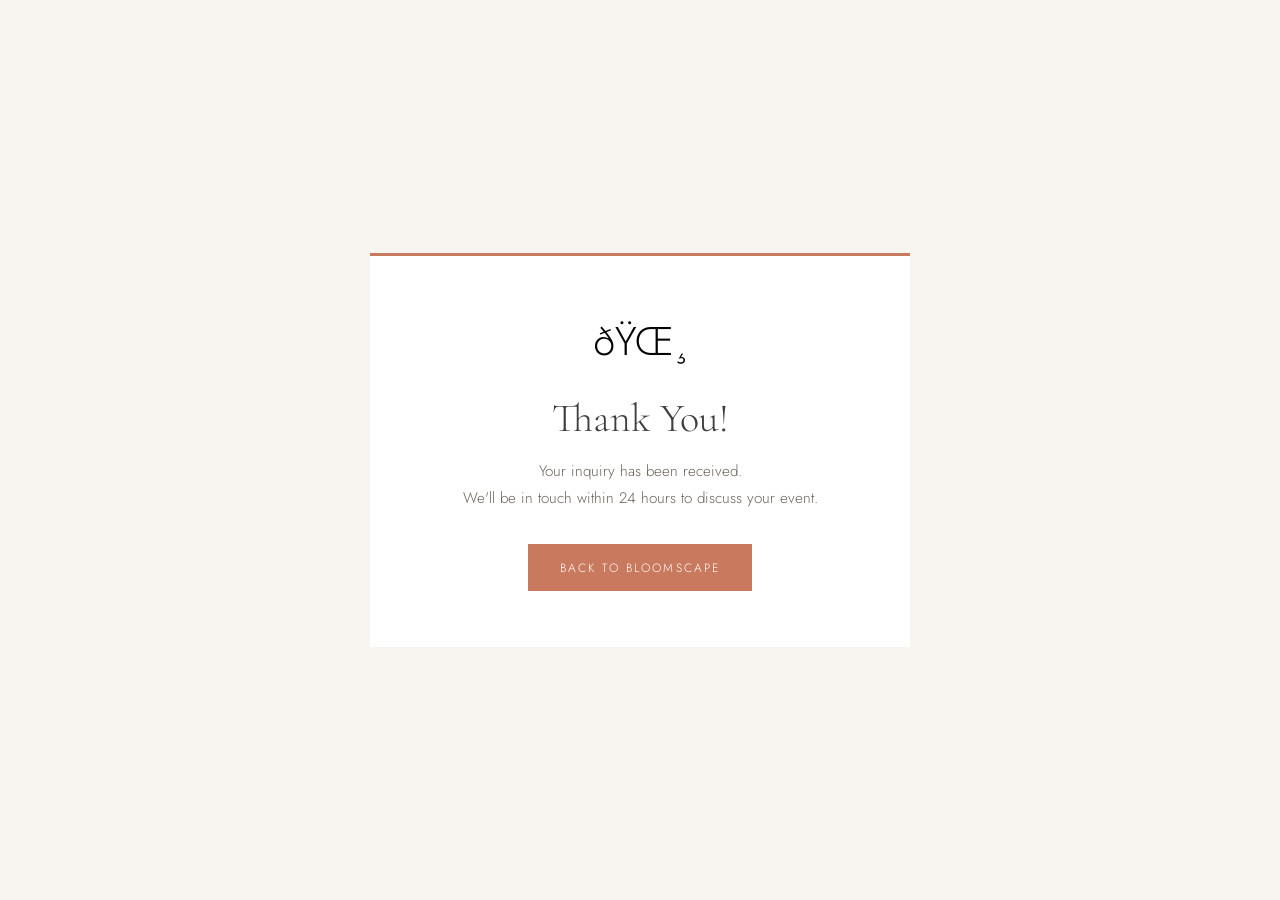
<file: thank-you.html>
<!DOCTYPE html>
<html lang="en">
<head>
<!-- Google tag (gtag.js) -->
<script async src="https://www.googletagmanager.com/gtag/js?id=AW-18420365580"></script>
<script>
  window.dataLayer = window.dataLayer || [];
  function gtag(){dataLayer.push(arguments);}
  gtag('js', new Date());
  gtag('config', 'AW-18420365580');
  gtag('config', 'G-CKC53GK26J');
</script>
<!-- Facebook Pixel Code -->
<script>!function(f,b,e,v,n,t,s){if(f.fbq)return;n=f.fbq=function(){n.callMethod?n.callMethod.apply(n,arguments):n.queue.push(arguments)};if(!f._fbq)f._fbq=n;n.push=n;n.loaded=!0;n.version='2.0';n.queue=[];t=b.createElement(e);t.async=!0;t.src=v;s=b.getElementsByTagName(e)[0];s.parentNode.insertBefore(t,s)}(window,document,'script','https://connect.facebook.net/en_US/fbevents.js');
fbq('init', '1665296371594058');
fbq('track', 'PageView');
fbq('track', 'Lead');</script>
<noscript><img height="1" width="1" style="display:none" src="https://www.facebook.com/tr?id=1665296371594058&ev=PageView&noscript=1"/></noscript>
<!-- End Facebook Pixel Code -->

<meta charset="UTF-8">
<meta name="viewport" content="width=device-width, initial-scale=1.0">
<title>Thank You — BloomScape Events</title>
<link href="https://fonts.googleapis.com/css2?family=Cormorant+Garamond:ital,wght@0,300;0,400;1,400&family=Jost:wght@300;400&display=swap" rel="stylesheet">
<style>
  * { margin: 0; padding: 0; box-sizing: border-box; }
  body { background: #F8F4EF; font-family: 'Jost', sans-serif; font-weight: 300; min-height: 100vh; display: flex; align-items: center; justify-content: center; padding: 2rem; }
  .card { background: #fff; max-width: 540px; width: 100%; padding: 3.5rem 3rem; text-align: center; border-top: 3px solid #C9795E; }
  .icon { font-size: 2.5rem; margin-bottom: 1.5rem; }
  h1 { font-family: 'Cormorant Garamond', serif; font-size: 2.5rem; font-weight: 300; color: #3D3D3D; margin-bottom: 1rem; }
  p { font-size: 0.95rem; color: #6b6258; line-height: 1.8; margin-bottom: 2rem; }
  a { display: inline-block; font-family: 'Jost', sans-serif; font-size: 0.75rem; letter-spacing: 0.18em; text-transform: uppercase; color: #fff; background: #C9795E; padding: 0.9rem 2rem; text-decoration: none; transition: background 0.3s; }
  a:hover { background: #B49A82; }
</style>
</head>
<body>
  <div class="card">
    <div class="icon">🌸</div>
    <h1>Thank You!</h1>
    <p>Your inquiry has been received.<br>We'll be in touch within 24 hours to discuss your event.</p>
    <a href="https://bloomscapeevents.com">Back to BloomScape</a>
  </div>
</body>
</html>
</file>
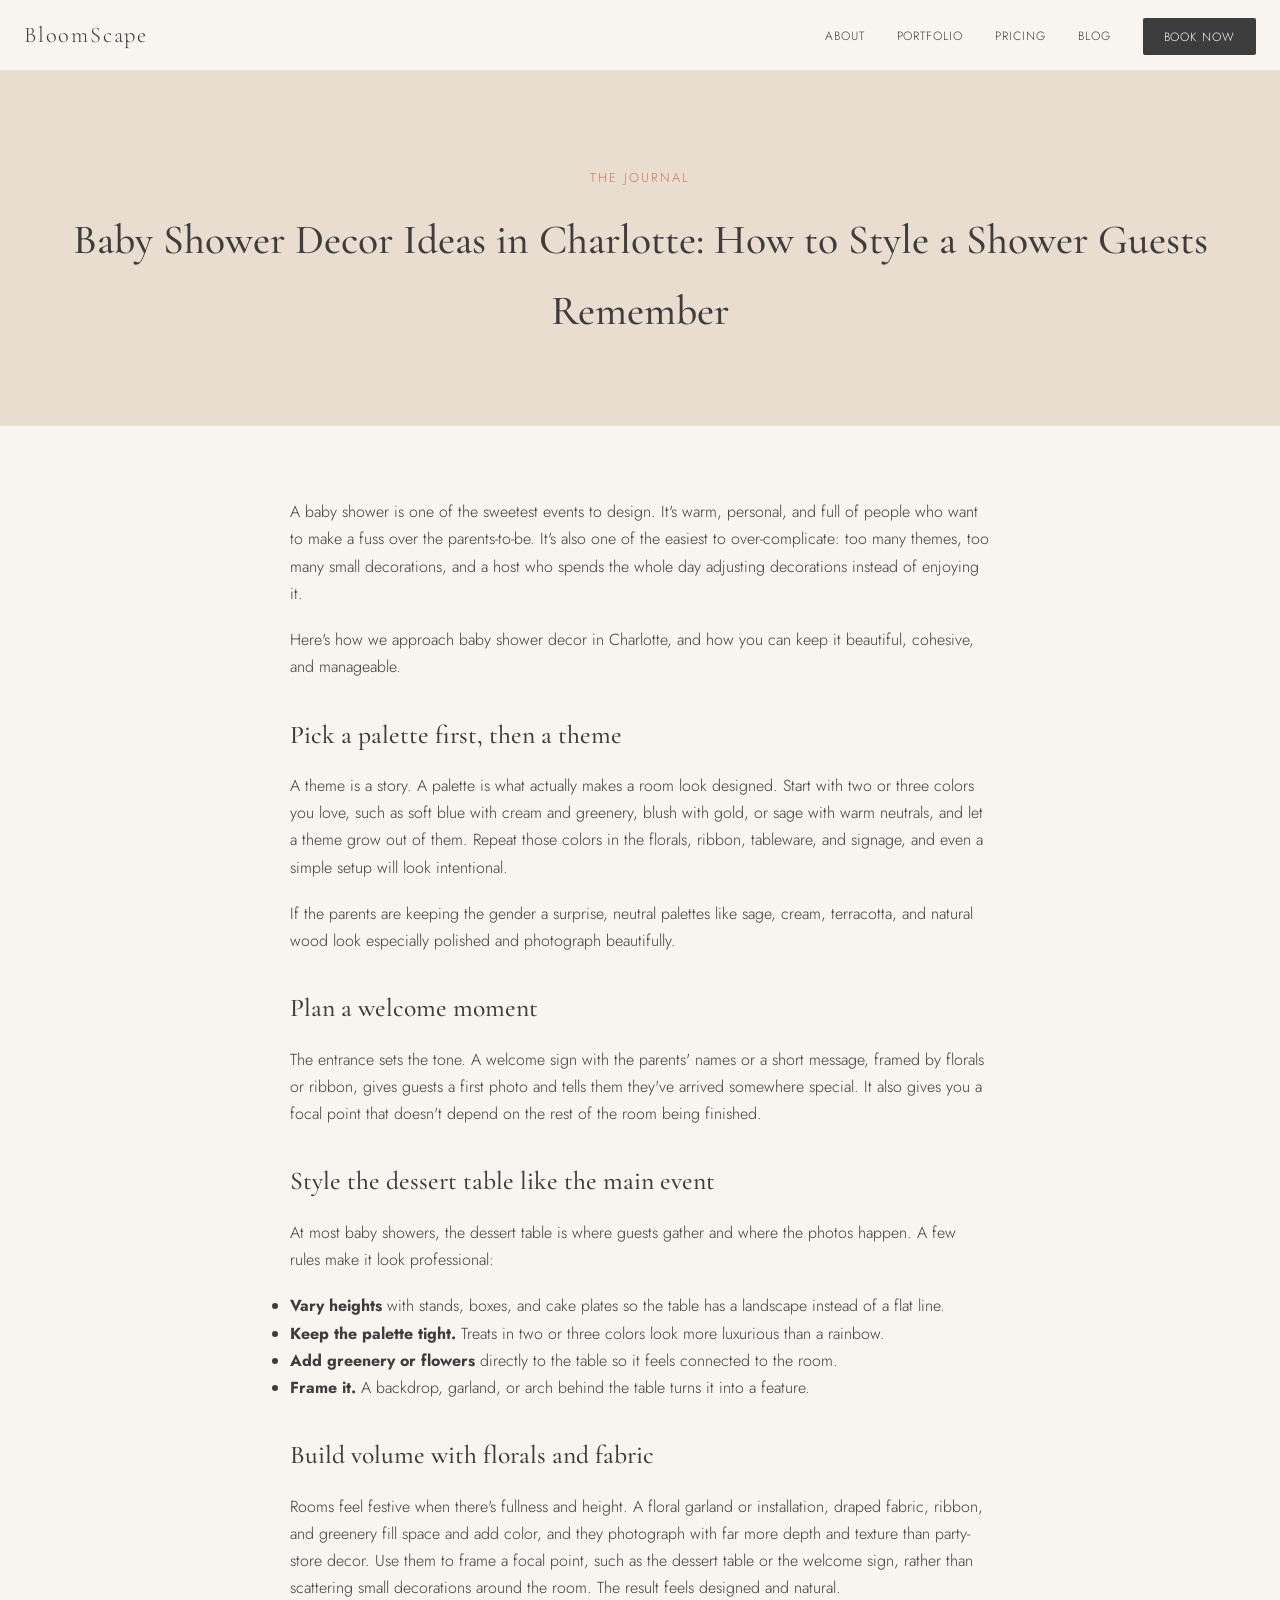
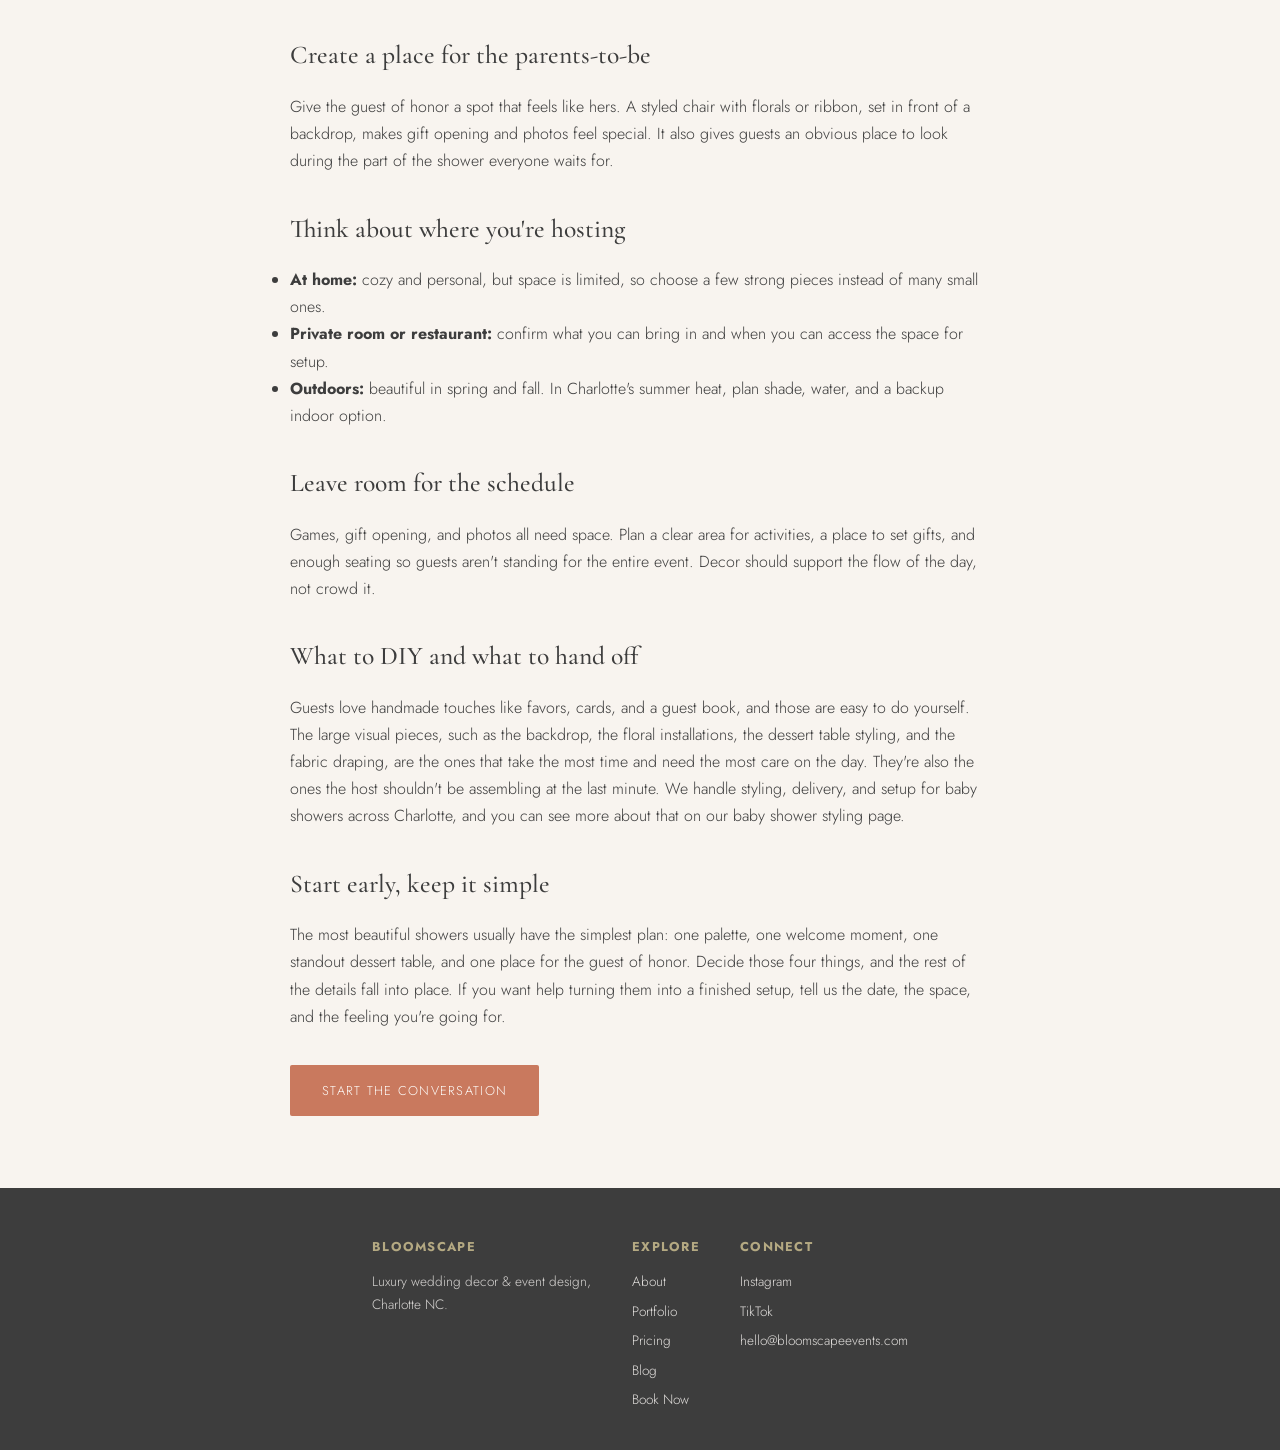
<file: blog/baby-shower-decor-ideas-charlotte.html>
<!DOCTYPE html>
<html lang="en-US">
<head>
<!-- Google tag (gtag.js) --><script async src="https://www.googletagmanager.com/gtag/js?id=G-CKC53GK26J"></script><script>window.dataLayer=window.dataLayer||[];function gtag(){dataLayer.push(arguments);}gtag('js',new Date());gtag('config','G-CKC53GK26J');</script>
<!-- Facebook Pixel Code -->
<script>!function(f,b,e,v,n,t,s){if(f.fbq)return;n=f.fbq=function(){n.callMethod?n.callMethod.apply(n,arguments):n.queue.push(arguments)};if(!f._fbq)f._fbq=n;n.push=n;n.loaded=!0;n.version='2.0';n.queue=[];t=b.createElement(e);t.async=!0;t.src=v;s=b.getElementsByTagName(e)[0];s.parentNode.insertBefore(t,s)}(window,document,'script','https://connect.facebook.net/en_US/fbevents.js');
fbq('init', '1665296371594058');
fbq('track', 'PageView');</script>
<noscript><img height="1" width="1" style="display:none" src="https://www.facebook.com/tr?id=1665296371594058&ev=PageView&noscript=1"/></noscript>
<!-- End Facebook Pixel Code -->
<meta charset="UTF-8">
<meta name="viewport" content="width=device-width, initial-scale=1">
<title>Baby Shower Decor Ideas in Charlotte, NC: A Styling Guide | BloomScape</title>
<meta name="description" content="Baby shower decor ideas for Charlotte: choose a theme and palette, plan a welcome moment, style the dessert table, and handle setup so the host can enjoy the day.">
<link rel="canonical" href="https://bloomscapeevents.com/blog/baby-shower-decor-ideas-charlotte.html">
<meta property="og:title" content="Baby Shower Decor Ideas in Charlotte: How to Style a Shower Guests Remember">
<meta property="og:description" content="Baby shower decor ideas for Charlotte: choose a theme and palette, plan a welcome moment, style the dessert table, and handle setup so the host can enjoy the day.">
<meta property="og:type" content="article">
<script type="application/ld+json">{"@context":"https://schema.org","@type":"Article","headline":"Baby Shower Decor Ideas in Charlotte: How to Style a Shower Guests Remember","description":"Baby shower decor ideas for Charlotte: choose a theme and palette, plan a welcome moment, style the dessert table, and handle setup so the host can enjoy the day.","datePublished":"2026-10-25","author":{"@type":"Organization","name":"BloomScape Events"},"publisher":{"@type":"Organization","name":"BloomScape Events"},"mainEntityOfPage":"https://bloomscapeevents.com/blog/baby-shower-decor-ideas-charlotte.html"}</script>
<link href="https://fonts.googleapis.com/css2?family=Cormorant+Garamond:wght@400;500;600&family=Jost:wght@300;400;500&display=swap" rel="stylesheet">
<link rel="stylesheet" href="/assets/site.css">
</head>
<body>
<nav>
  <a href="/index.html" class="nav-logo">BloomScape</a>
  <ul class="nav-links">
    <li><a href="/index.html#why">About</a></li>
    <li><a href="/index.html#portfolio">Portfolio</a></li>
    <li><a href="/index.html#investment">Pricing</a></li>
    <li><a href="/blog/">Blog</a></li>
    <li><a href="/index.html#contact" class="nav-cta">Book Now</a></li>
  </ul>
</nav>
<div class="hero-simple">
  <p class="eyebrow">The Journal</p>
  <h1 style="font-size:clamp(1.8rem,4vw,2.6rem);">Baby Shower Decor Ideas in Charlotte: How to Style a Shower Guests Remember</h1>
</div>
<section>
  <div class="post-content">
    <p>A baby shower is one of the sweetest events to design. It's warm, personal, and full of people who want to make a fuss over the parents-to-be. It's also one of the easiest to over-complicate: too many themes, too many small decorations, and a host who spends the whole day adjusting decorations instead of enjoying it.</p>
    <p>Here's how we approach baby shower decor in Charlotte, and how you can keep it beautiful, cohesive, and manageable.</p>

    <h2>Pick a palette first, then a theme</h2>
    <p>A theme is a story. A palette is what actually makes a room look designed. Start with two or three colors you love, such as soft blue with cream and greenery, blush with gold, or sage with warm neutrals, and let a theme grow out of them. Repeat those colors in the florals, ribbon, tableware, and signage, and even a simple setup will look intentional.</p>
    <p>If the parents are keeping the gender a surprise, neutral palettes like sage, cream, terracotta, and natural wood look especially polished and photograph beautifully.</p>

    <h2>Plan a welcome moment</h2>
    <p>The entrance sets the tone. A welcome sign with the parents' names or a short message, framed by florals or ribbon, gives guests a first photo and tells them they've arrived somewhere special. It also gives you a focal point that doesn't depend on the rest of the room being finished.</p>

    <h2>Style the dessert table like the main event</h2>
    <p>At most baby showers, the dessert table is where guests gather and where the photos happen. A few rules make it look professional:</p>
    <ul>
      <li><strong>Vary heights</strong> with stands, boxes, and cake plates so the table has a landscape instead of a flat line.</li>
      <li><strong>Keep the palette tight.</strong> Treats in two or three colors look more luxurious than a rainbow.</li>
      <li><strong>Add greenery or flowers</strong> directly to the table so it feels connected to the room.</li>
      <li><strong>Frame it.</strong> A backdrop, garland, or arch behind the table turns it into a feature.</li>
    </ul>

    <h2>Build volume with florals and fabric</h2>
    <p>Rooms feel festive when there's fullness and height. A floral garland or installation, draped fabric, ribbon, and greenery fill space and add color, and they photograph with far more depth and texture than party-store decor. Use them to frame a focal point, such as the dessert table or the welcome sign, rather than scattering small decorations around the room. The result feels designed and natural.</p>

    <h2>Create a place for the parents-to-be</h2>
    <p>Give the guest of honor a spot that feels like hers. A styled chair with florals or ribbon, set in front of a backdrop, makes gift opening and photos feel special. It also gives guests an obvious place to look during the part of the shower everyone waits for.</p>

    <h2>Think about where you're hosting</h2>
    <ul>
      <li><strong>At home:</strong> cozy and personal, but space is limited, so choose a few strong pieces instead of many small ones.</li>
      <li><strong>Private room or restaurant:</strong> confirm what you can bring in and when you can access the space for setup.</li>
      <li><strong>Outdoors:</strong> beautiful in spring and fall. In Charlotte's summer heat, plan shade, water, and a backup indoor option.</li>
    </ul>

    <h2>Leave room for the schedule</h2>
    <p>Games, gift opening, and photos all need space. Plan a clear area for activities, a place to set gifts, and enough seating so guests aren't standing for the entire event. Decor should support the flow of the day, not crowd it.</p>

    <h2>What to DIY and what to hand off</h2>
    <p>Guests love handmade touches like favors, cards, and a guest book, and those are easy to do yourself. The large visual pieces, such as the backdrop, the floral installations, the dessert table styling, and the fabric draping, are the ones that take the most time and need the most care on the day. They're also the ones the host shouldn't be assembling at the last minute. We handle styling, delivery, and setup for baby showers across Charlotte, and you can see more about that on our <a href="/baby-shower-styling-charlotte-nc.html">baby shower styling page</a>.</p>

    <h2>Start early, keep it simple</h2>
    <p>The most beautiful showers usually have the simplest plan: one palette, one welcome moment, one standout dessert table, and one place for the guest of honor. Decide those four things, and the rest of the details fall into place. If you want help turning them into a finished setup, tell us the date, the space, and the feeling you're going for.</p>
    <a href="/index.html#contact" class="btn-primary">Start the Conversation</a>
  </div>
</section>
<footer>
  <div>
    <h4>BloomScape</h4>
    <p style="font-size:.85rem;opacity:.8;max-width:220px;">Luxury wedding decor &amp; event design, Charlotte NC.</p>
  </div>
  <div>
    <h4>Explore</h4>
    <a href="/index.html#why">About</a>
    <a href="/index.html#portfolio">Portfolio</a>
    <a href="/index.html#investment">Pricing</a>
    <a href="/blog/">Blog</a>
    <a href="/index.html#contact">Book Now</a>
  </div>
  <div>
    <h4>Connect</h4>
    <a href="https://instagram.com/bloomscape_events" target="_blank">Instagram</a>
    <a href="https://tiktok.com/@bloomscape_events" target="_blank">TikTok</a>
    <a href="mailto:hello@bloomscapeevents.com">hello@bloomscapeevents.com</a>
  </div>
</footer>
</body>
</html>
</file>
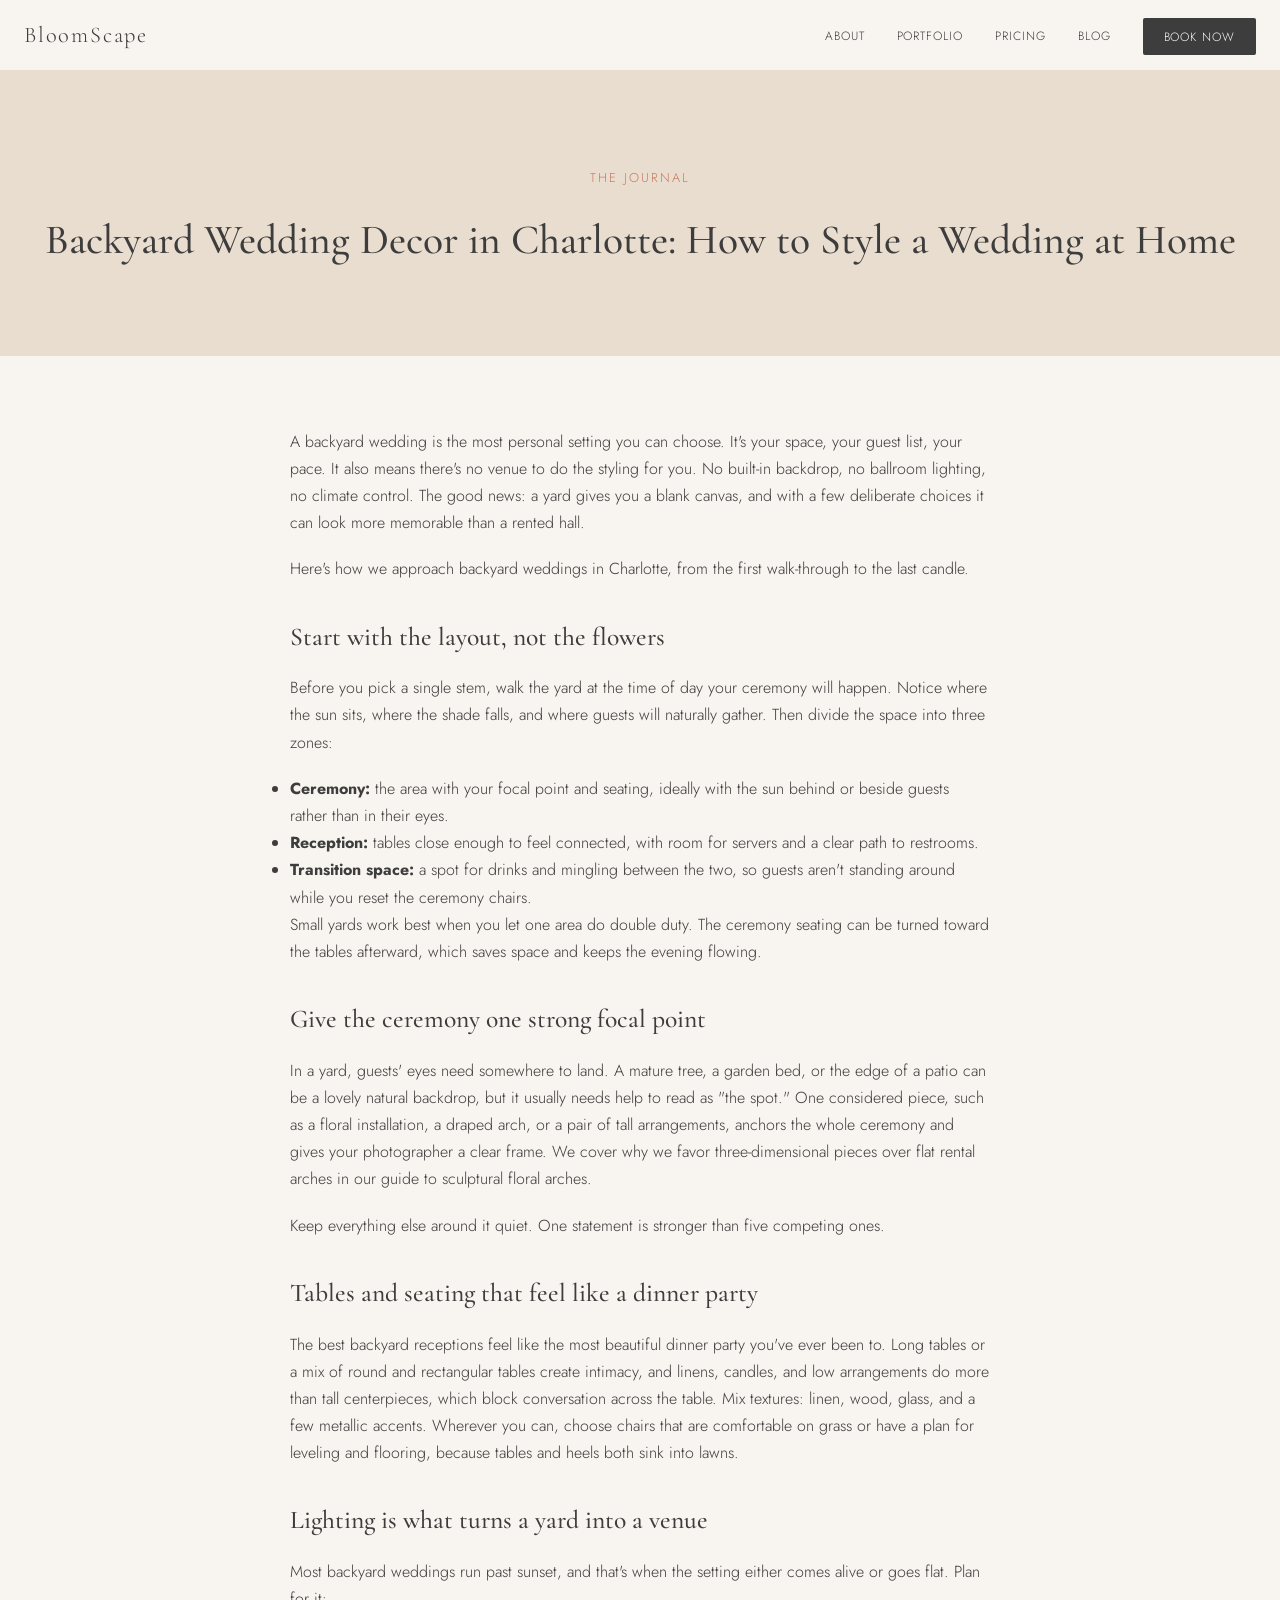
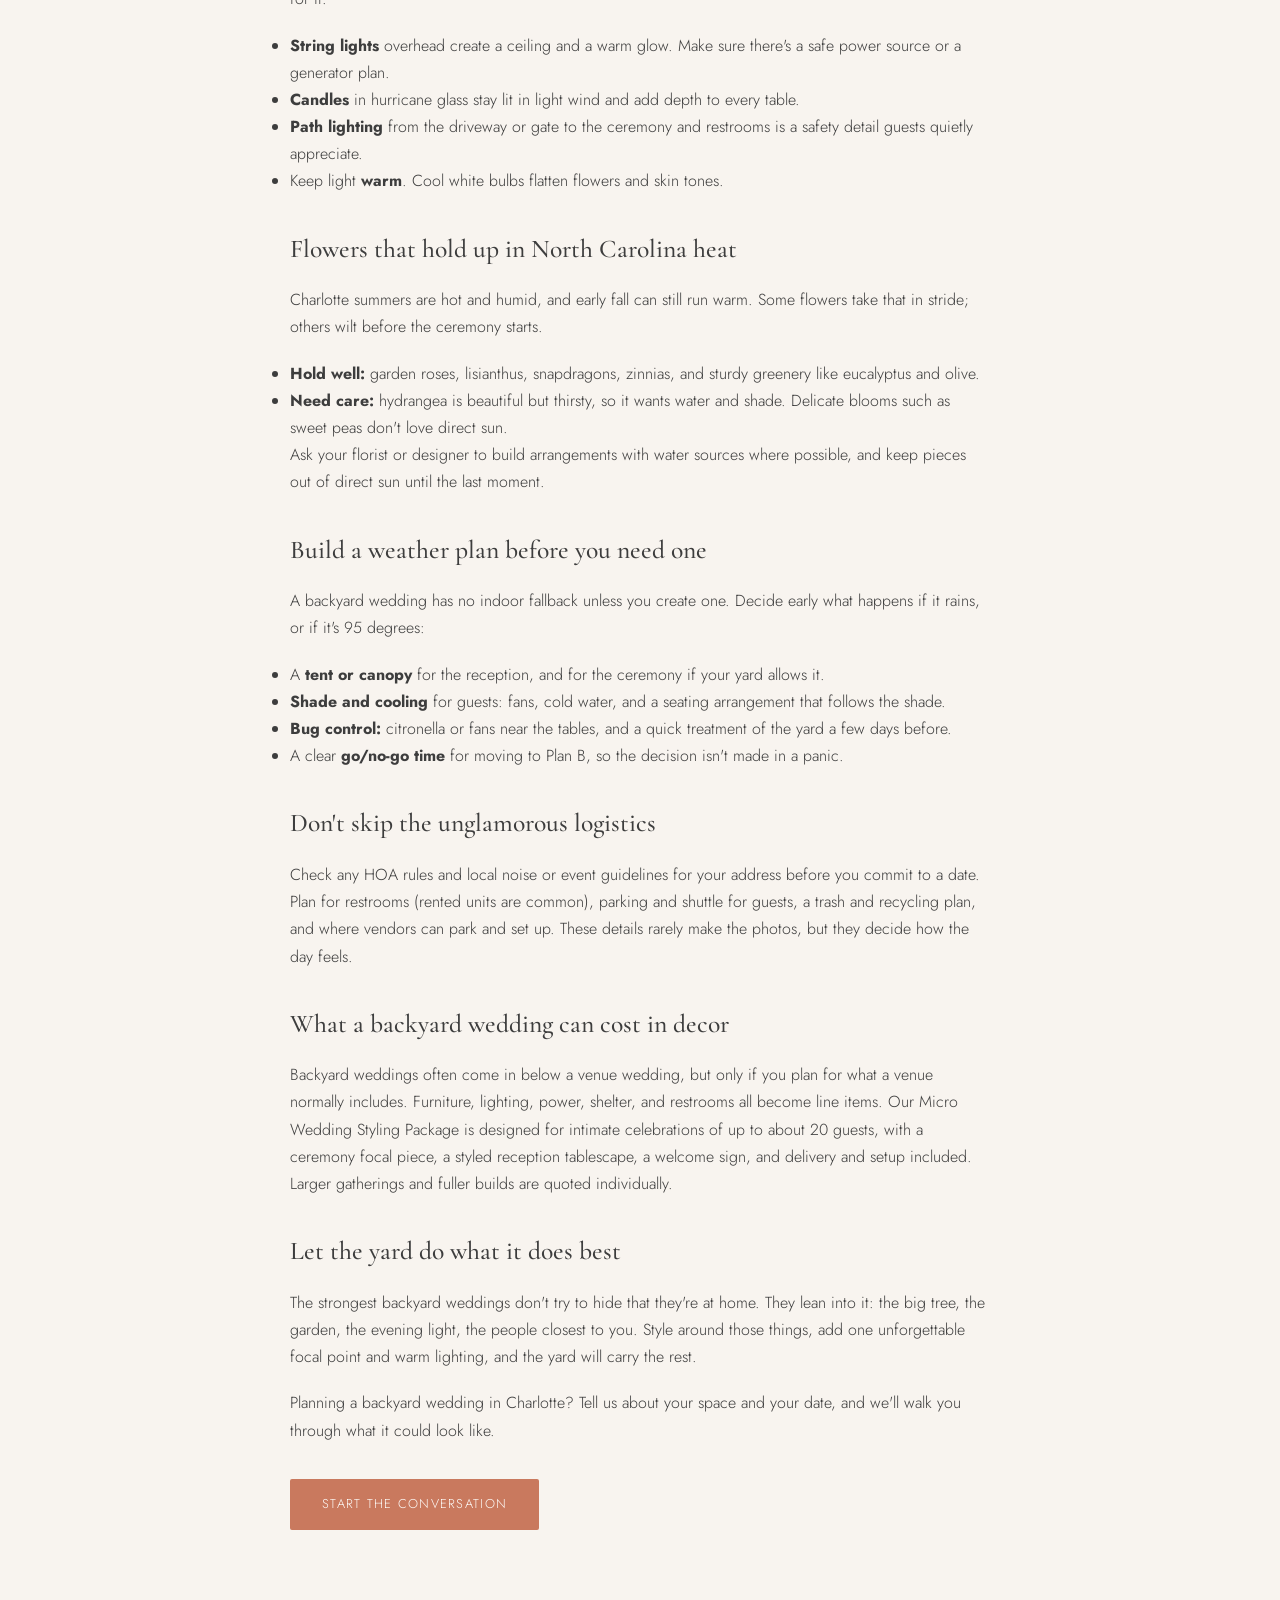
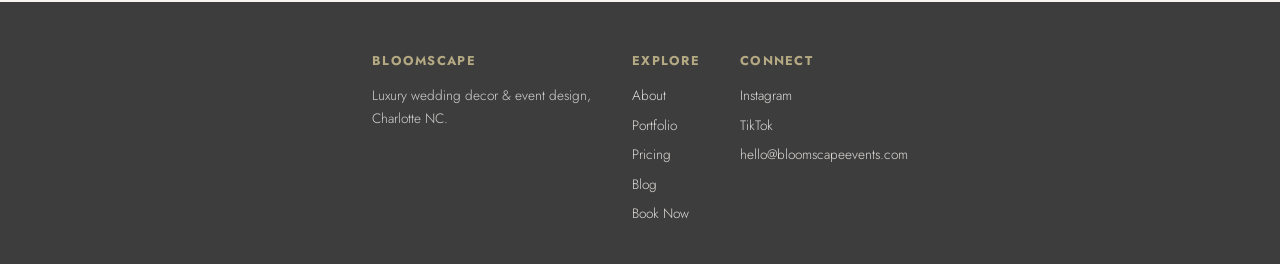
<file: blog/backyard-wedding-decor-charlotte.html>
<!DOCTYPE html>
<html lang="en-US">
<head>
<!-- Google tag (gtag.js) --><script async src="https://www.googletagmanager.com/gtag/js?id=G-CKC53GK26J"></script><script>window.dataLayer=window.dataLayer||[];function gtag(){dataLayer.push(arguments);}gtag('js',new Date());gtag('config','G-CKC53GK26J');</script>
<!-- Facebook Pixel Code -->
<script>!function(f,b,e,v,n,t,s){if(f.fbq)return;n=f.fbq=function(){n.callMethod?n.callMethod.apply(n,arguments):n.queue.push(arguments)};if(!f._fbq)f._fbq=n;n.push=n;n.loaded=!0;n.version='2.0';n.queue=[];t=b.createElement(e);t.async=!0;t.src=v;s=b.getElementsByTagName(e)[0];s.parentNode.insertBefore(t,s)}(window,document,'script','https://connect.facebook.net/en_US/fbevents.js');
fbq('init', '1665296371594058');
fbq('track', 'PageView');</script>
<noscript><img height="1" width="1" style="display:none" src="https://www.facebook.com/tr?id=1665296371594058&ev=PageView&noscript=1"/></noscript>
<!-- End Facebook Pixel Code -->
<meta charset="UTF-8">
<meta name="viewport" content="width=device-width, initial-scale=1">
<title>Backyard Wedding Decor in Charlotte, NC: A Styling Guide | BloomScape</title>
<meta name="description" content="How to style a backyard wedding in Charlotte: layout, ceremony focal point, lighting, florals that survive NC heat, and a rain plan. A guide from BloomScape.">
<link rel="canonical" href="https://bloomscapeevents.com/blog/backyard-wedding-decor-charlotte.html">
<meta property="og:title" content="Backyard Wedding Decor in Charlotte: How to Style a Wedding at Home">
<meta property="og:description" content="How to style a backyard wedding in Charlotte: layout, ceremony focal point, lighting, florals that survive NC heat, and a rain plan. A guide from BloomScape.">
<meta property="og:type" content="article">
<script type="application/ld+json">{"@context":"https://schema.org","@type":"Article","headline":"Backyard Wedding Decor in Charlotte: How to Style a Wedding at Home","description":"How to style a backyard wedding in Charlotte: layout, ceremony focal point, lighting, florals that survive NC heat, and a rain plan. A guide from BloomScape.","datePublished":"2026-10-25","author":{"@type":"Organization","name":"BloomScape Events"},"publisher":{"@type":"Organization","name":"BloomScape Events"},"mainEntityOfPage":"https://bloomscapeevents.com/blog/backyard-wedding-decor-charlotte.html"}</script>
<link href="https://fonts.googleapis.com/css2?family=Cormorant+Garamond:wght@400;500;600&family=Jost:wght@300;400;500&display=swap" rel="stylesheet">
<link rel="stylesheet" href="/assets/site.css">
</head>
<body>
<nav>
  <a href="/index.html" class="nav-logo">BloomScape</a>
  <ul class="nav-links">
    <li><a href="/index.html#why">About</a></li>
    <li><a href="/index.html#portfolio">Portfolio</a></li>
    <li><a href="/index.html#investment">Pricing</a></li>
    <li><a href="/blog/">Blog</a></li>
    <li><a href="/index.html#contact" class="nav-cta">Book Now</a></li>
  </ul>
</nav>
<div class="hero-simple">
  <p class="eyebrow">The Journal</p>
  <h1 style="font-size:clamp(1.8rem,4vw,2.6rem);">Backyard Wedding Decor in Charlotte: How to Style a Wedding at Home</h1>
</div>
<section>
  <div class="post-content">
    <p>A backyard wedding is the most personal setting you can choose. It's your space, your guest list, your pace. It also means there's no venue to do the styling for you. No built-in backdrop, no ballroom lighting, no climate control. The good news: a yard gives you a blank canvas, and with a few deliberate choices it can look more memorable than a rented hall.</p>
    <p>Here's how we approach backyard weddings in Charlotte, from the first walk-through to the last candle.</p>

    <h2>Start with the layout, not the flowers</h2>
    <p>Before you pick a single stem, walk the yard at the time of day your ceremony will happen. Notice where the sun sits, where the shade falls, and where guests will naturally gather. Then divide the space into three zones:</p>
    <ul>
      <li><strong>Ceremony:</strong> the area with your focal point and seating, ideally with the sun behind or beside guests rather than in their eyes.</li>
      <li><strong>Reception:</strong> tables close enough to feel connected, with room for servers and a clear path to restrooms.</li>
      <li><strong>Transition space:</strong> a spot for drinks and mingling between the two, so guests aren't standing around while you reset the ceremony chairs.</li>
    </ul>
    <p>Small yards work best when you let one area do double duty. The ceremony seating can be turned toward the tables afterward, which saves space and keeps the evening flowing.</p>

    <h2>Give the ceremony one strong focal point</h2>
    <p>In a yard, guests' eyes need somewhere to land. A mature tree, a garden bed, or the edge of a patio can be a lovely natural backdrop, but it usually needs help to read as "the spot." One considered piece, such as a floral installation, a draped arch, or a pair of tall arrangements, anchors the whole ceremony and gives your photographer a clear frame. We cover why we favor three-dimensional pieces over flat rental arches in our guide to <a href="/blog/sculptural-floral-arches-charlotte.html">sculptural floral arches</a>.</p>
    <p>Keep everything else around it quiet. One statement is stronger than five competing ones.</p>

    <h2>Tables and seating that feel like a dinner party</h2>
    <p>The best backyard receptions feel like the most beautiful dinner party you've ever been to. Long tables or a mix of round and rectangular tables create intimacy, and linens, candles, and low arrangements do more than tall centerpieces, which block conversation across the table. Mix textures: linen, wood, glass, and a few metallic accents. Wherever you can, choose chairs that are comfortable on grass or have a plan for leveling and flooring, because tables and heels both sink into lawns.</p>

    <h2>Lighting is what turns a yard into a venue</h2>
    <p>Most backyard weddings run past sunset, and that's when the setting either comes alive or goes flat. Plan for it:</p>
    <ul>
      <li><strong>String lights</strong> overhead create a ceiling and a warm glow. Make sure there's a safe power source or a generator plan.</li>
      <li><strong>Candles</strong> in hurricane glass stay lit in light wind and add depth to every table.</li>
      <li><strong>Path lighting</strong> from the driveway or gate to the ceremony and restrooms is a safety detail guests quietly appreciate.</li>
      <li>Keep light <strong>warm</strong>. Cool white bulbs flatten flowers and skin tones.</li>
    </ul>

    <h2>Flowers that hold up in North Carolina heat</h2>
    <p>Charlotte summers are hot and humid, and early fall can still run warm. Some flowers take that in stride; others wilt before the ceremony starts.</p>
    <ul>
      <li><strong>Hold well:</strong> garden roses, lisianthus, snapdragons, zinnias, and sturdy greenery like eucalyptus and olive.</li>
      <li><strong>Need care:</strong> hydrangea is beautiful but thirsty, so it wants water and shade. Delicate blooms such as sweet peas don't love direct sun.</li>
    </ul>
    <p>Ask your florist or designer to build arrangements with water sources where possible, and keep pieces out of direct sun until the last moment.</p>

    <h2>Build a weather plan before you need one</h2>
    <p>A backyard wedding has no indoor fallback unless you create one. Decide early what happens if it rains, or if it's 95 degrees:</p>
    <ul>
      <li>A <strong>tent or canopy</strong> for the reception, and for the ceremony if your yard allows it.</li>
      <li><strong>Shade and cooling</strong> for guests: fans, cold water, and a seating arrangement that follows the shade.</li>
      <li><strong>Bug control:</strong> citronella or fans near the tables, and a quick treatment of the yard a few days before.</li>
      <li>A clear <strong>go/no-go time</strong> for moving to Plan B, so the decision isn't made in a panic.</li>
    </ul>

    <h2>Don't skip the unglamorous logistics</h2>
    <p>Check any HOA rules and local noise or event guidelines for your address before you commit to a date. Plan for restrooms (rented units are common), parking and shuttle for guests, a trash and recycling plan, and where vendors can park and set up. These details rarely make the photos, but they decide how the day feels.</p>

    <h2>What a backyard wedding can cost in decor</h2>
    <p>Backyard weddings often come in below a venue wedding, but only if you plan for what a venue normally includes. Furniture, lighting, power, shelter, and restrooms all become line items. Our <a href="/micro-wedding-decor-charlotte.html">Micro Wedding Styling Package</a> is designed for intimate celebrations of up to about 20 guests, with a ceremony focal piece, a styled reception tablescape, a welcome sign, and delivery and setup included. Larger gatherings and fuller builds are quoted individually.</p>

    <h2>Let the yard do what it does best</h2>
    <p>The strongest backyard weddings don't try to hide that they're at home. They lean into it: the big tree, the garden, the evening light, the people closest to you. Style around those things, add one unforgettable focal point and warm lighting, and the yard will carry the rest.</p>
    <p>Planning a backyard wedding in Charlotte? Tell us about your space and your date, and we'll walk you through what it could look like.</p>
    <a href="/index.html#contact" class="btn-primary">Start the Conversation</a>
  </div>
</section>
<footer>
  <div>
    <h4>BloomScape</h4>
    <p style="font-size:.85rem;opacity:.8;max-width:220px;">Luxury wedding decor &amp; event design, Charlotte NC.</p>
  </div>
  <div>
    <h4>Explore</h4>
    <a href="/index.html#why">About</a>
    <a href="/index.html#portfolio">Portfolio</a>
    <a href="/index.html#investment">Pricing</a>
    <a href="/blog/">Blog</a>
    <a href="/index.html#contact">Book Now</a>
  </div>
  <div>
    <h4>Connect</h4>
    <a href="https://instagram.com/bloomscape_events" target="_blank">Instagram</a>
    <a href="https://tiktok.com/@bloomscape_events" target="_blank">TikTok</a>
    <a href="mailto:hello@bloomscapeevents.com">hello@bloomscapeevents.com</a>
  </div>
</footer>
</body>
</html>
</file>
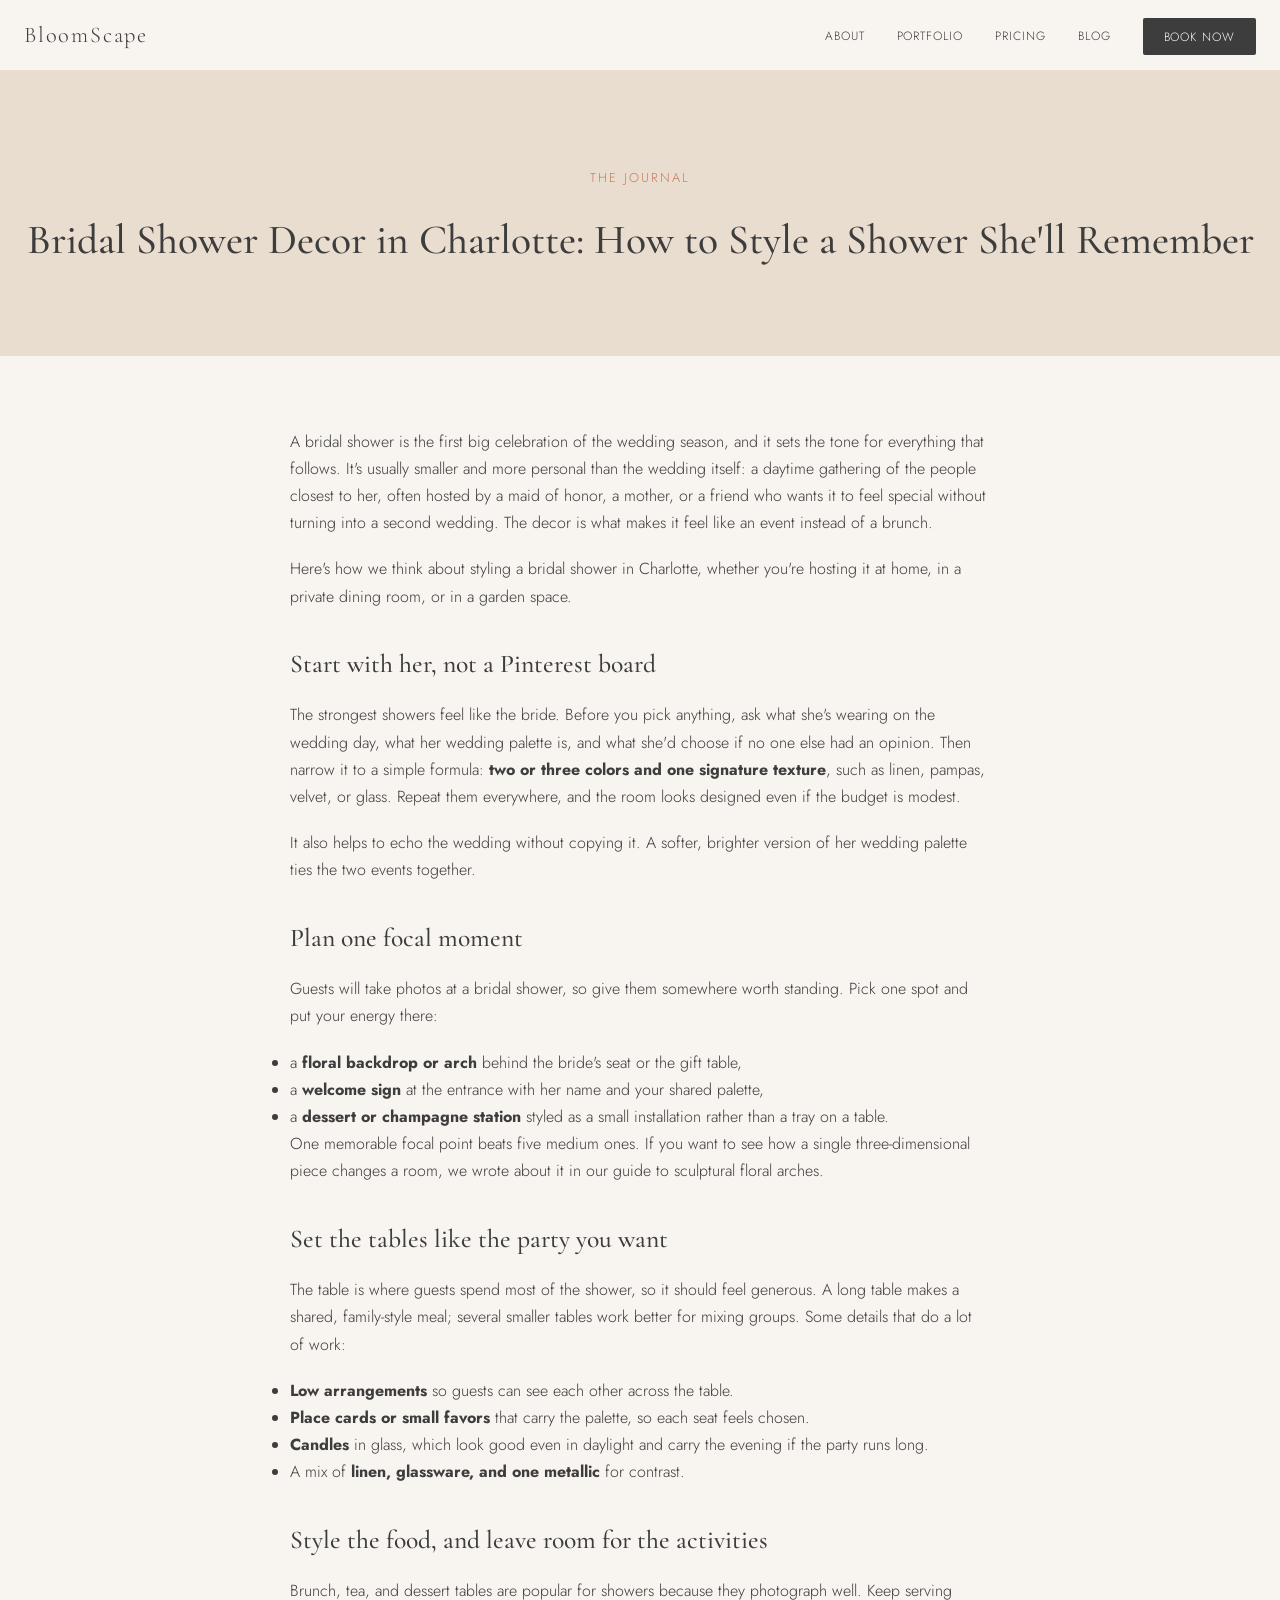
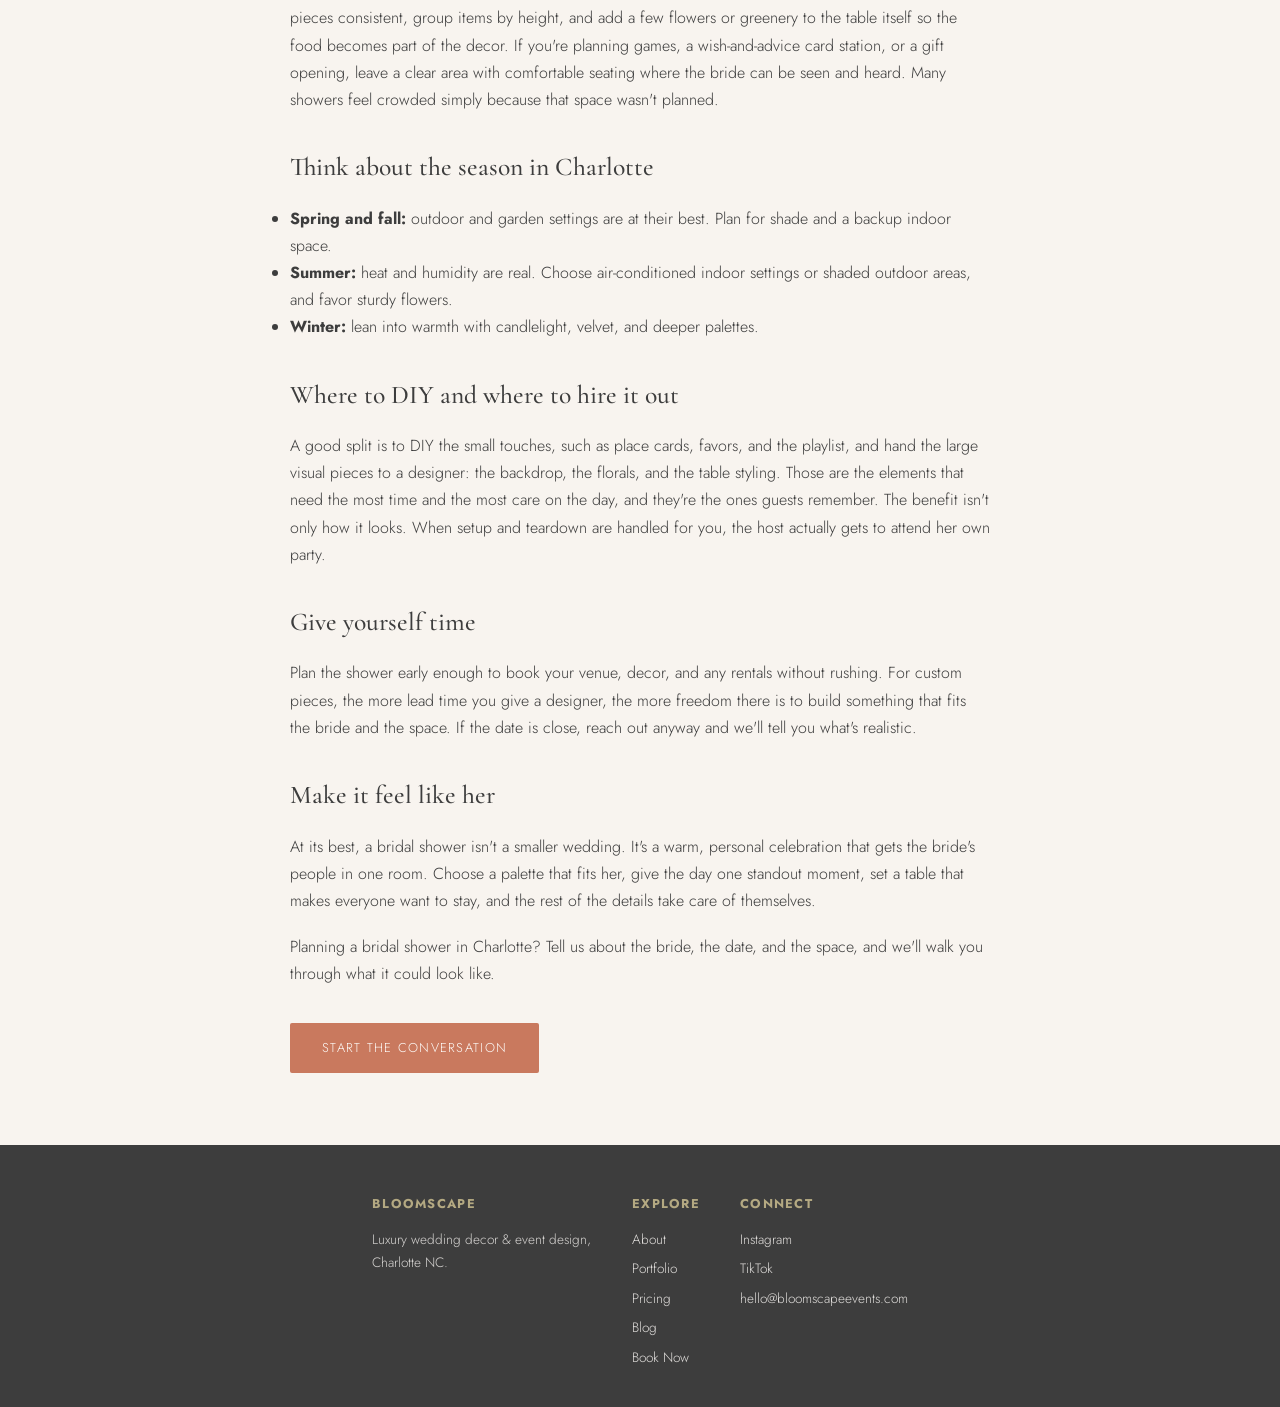
<file: blog/bridal-shower-decor-charlotte.html>
<!DOCTYPE html>
<html lang="en-US">
<head>
<!-- Google tag (gtag.js) --><script async src="https://www.googletagmanager.com/gtag/js?id=G-CKC53GK26J"></script><script>window.dataLayer=window.dataLayer||[];function gtag(){dataLayer.push(arguments);}gtag('js',new Date());gtag('config','G-CKC53GK26J');</script>
<!-- Facebook Pixel Code -->
<script>!function(f,b,e,v,n,t,s){if(f.fbq)return;n=f.fbq=function(){n.callMethod?n.callMethod.apply(n,arguments):n.queue.push(arguments)};if(!f._fbq)f._fbq=n;n.push=n;n.loaded=!0;n.version='2.0';n.queue=[];t=b.createElement(e);t.async=!0;t.src=v;s=b.getElementsByTagName(e)[0];s.parentNode.insertBefore(t,s)}(window,document,'script','https://connect.facebook.net/en_US/fbevents.js');
fbq('init', '1665296371594058');
fbq('track', 'PageView');</script>
<noscript><img height="1" width="1" style="display:none" src="https://www.facebook.com/tr?id=1665296371594058&ev=PageView&noscript=1"/></noscript>
<!-- End Facebook Pixel Code -->
<meta charset="UTF-8">
<meta name="viewport" content="width=device-width, initial-scale=1">
<title>Bridal Shower Decor in Charlotte, NC: A Styling Guide | BloomScape</title>
<meta name="description" content="How to style a bridal shower in Charlotte: choose a palette, plan one focal moment, set the tables and food, and let a designer handle setup. A BloomScape guide.">
<link rel="canonical" href="https://bloomscapeevents.com/blog/bridal-shower-decor-charlotte.html">
<meta property="og:title" content="Bridal Shower Decor in Charlotte: How to Style a Shower She'll Remember">
<meta property="og:description" content="How to style a bridal shower in Charlotte: choose a palette, plan one focal moment, set the tables and food, and let a designer handle setup. A BloomScape guide.">
<meta property="og:type" content="article">
<script type="application/ld+json">{"@context":"https://schema.org","@type":"Article","headline":"Bridal Shower Decor in Charlotte: How to Style a Shower She’ll Remember","description":"How to style a bridal shower in Charlotte: choose a palette, plan one focal moment, set the tables and food, and let a designer handle setup. A BloomScape guide.","datePublished":"2026-10-25","author":{"@type":"Organization","name":"BloomScape Events"},"publisher":{"@type":"Organization","name":"BloomScape Events"},"mainEntityOfPage":"https://bloomscapeevents.com/blog/bridal-shower-decor-charlotte.html"}</script>
<link href="https://fonts.googleapis.com/css2?family=Cormorant+Garamond:wght@400;500;600&family=Jost:wght@300;400;500&display=swap" rel="stylesheet">
<link rel="stylesheet" href="/assets/site.css">
</head>
<body>
<nav>
  <a href="/index.html" class="nav-logo">BloomScape</a>
  <ul class="nav-links">
    <li><a href="/index.html#why">About</a></li>
    <li><a href="/index.html#portfolio">Portfolio</a></li>
    <li><a href="/index.html#investment">Pricing</a></li>
    <li><a href="/blog/">Blog</a></li>
    <li><a href="/index.html#contact" class="nav-cta">Book Now</a></li>
  </ul>
</nav>
<div class="hero-simple">
  <p class="eyebrow">The Journal</p>
  <h1 style="font-size:clamp(1.8rem,4vw,2.6rem);">Bridal Shower Decor in Charlotte: How to Style a Shower She'll Remember</h1>
</div>
<section>
  <div class="post-content">
    <p>A bridal shower is the first big celebration of the wedding season, and it sets the tone for everything that follows. It's usually smaller and more personal than the wedding itself: a daytime gathering of the people closest to her, often hosted by a maid of honor, a mother, or a friend who wants it to feel special without turning into a second wedding. The decor is what makes it feel like an event instead of a brunch.</p>
    <p>Here's how we think about styling a bridal shower in Charlotte, whether you're hosting it at home, in a private dining room, or in a garden space.</p>

    <h2>Start with her, not a Pinterest board</h2>
    <p>The strongest showers feel like the bride. Before you pick anything, ask what she's wearing on the wedding day, what her wedding palette is, and what she'd choose if no one else had an opinion. Then narrow it to a simple formula: <strong>two or three colors and one signature texture</strong>, such as linen, pampas, velvet, or glass. Repeat them everywhere, and the room looks designed even if the budget is modest.</p>
    <p>It also helps to echo the wedding without copying it. A softer, brighter version of her wedding palette ties the two events together.</p>

    <h2>Plan one focal moment</h2>
    <p>Guests will take photos at a bridal shower, so give them somewhere worth standing. Pick one spot and put your energy there:</p>
    <ul>
      <li>a <strong>floral backdrop or arch</strong> behind the bride's seat or the gift table,</li>
      <li>a <strong>welcome sign</strong> at the entrance with her name and your shared palette,</li>
      <li>a <strong>dessert or champagne station</strong> styled as a small installation rather than a tray on a table.</li>
    </ul>
    <p>One memorable focal point beats five medium ones. If you want to see how a single three-dimensional piece changes a room, we wrote about it in our guide to <a href="/blog/sculptural-floral-arches-charlotte.html">sculptural floral arches</a>.</p>

    <h2>Set the tables like the party you want</h2>
    <p>The table is where guests spend most of the shower, so it should feel generous. A long table makes a shared, family-style meal; several smaller tables work better for mixing groups. Some details that do a lot of work:</p>
    <ul>
      <li><strong>Low arrangements</strong> so guests can see each other across the table.</li>
      <li><strong>Place cards or small favors</strong> that carry the palette, so each seat feels chosen.</li>
      <li><strong>Candles</strong> in glass, which look good even in daylight and carry the evening if the party runs long.</li>
      <li>A mix of <strong>linen, glassware, and one metallic</strong> for contrast.</li>
    </ul>

    <h2>Style the food, and leave room for the activities</h2>
    <p>Brunch, tea, and dessert tables are popular for showers because they photograph well. Keep serving pieces consistent, group items by height, and add a few flowers or greenery to the table itself so the food becomes part of the decor. If you're planning games, a wish-and-advice card station, or a gift opening, leave a clear area with comfortable seating where the bride can be seen and heard. Many showers feel crowded simply because that space wasn't planned.</p>

    <h2>Think about the season in Charlotte</h2>
    <ul>
      <li><strong>Spring and fall:</strong> outdoor and garden settings are at their best. Plan for shade and a backup indoor space.</li>
      <li><strong>Summer:</strong> heat and humidity are real. Choose air-conditioned indoor settings or shaded outdoor areas, and favor sturdy flowers.</li>
      <li><strong>Winter:</strong> lean into warmth with candlelight, velvet, and deeper palettes.</li>
    </ul>

    <h2>Where to DIY and where to hire it out</h2>
    <p>A good split is to DIY the small touches, such as place cards, favors, and the playlist, and hand the large visual pieces to a designer: the backdrop, the florals, and the table styling. Those are the elements that need the most time and the most care on the day, and they're the ones guests remember. The benefit isn't only how it looks. When setup and teardown are handled for you, the host actually gets to attend her own party.</p>

    <h2>Give yourself time</h2>
    <p>Plan the shower early enough to book your venue, decor, and any rentals without rushing. For custom pieces, the more lead time you give a designer, the more freedom there is to build something that fits the bride and the space. If the date is close, reach out anyway and we'll tell you what's realistic.</p>

    <h2>Make it feel like her</h2>
    <p>At its best, a bridal shower isn't a smaller wedding. It's a warm, personal celebration that gets the bride's people in one room. Choose a palette that fits her, give the day one standout moment, set a table that makes everyone want to stay, and the rest of the details take care of themselves.</p>
    <p>Planning a bridal shower in Charlotte? Tell us about the bride, the date, and the space, and we'll walk you through what it could look like.</p>
    <a href="/index.html#contact" class="btn-primary">Start the Conversation</a>
  </div>
</section>
<footer>
  <div>
    <h4>BloomScape</h4>
    <p style="font-size:.85rem;opacity:.8;max-width:220px;">Luxury wedding decor &amp; event design, Charlotte NC.</p>
  </div>
  <div>
    <h4>Explore</h4>
    <a href="/index.html#why">About</a>
    <a href="/index.html#portfolio">Portfolio</a>
    <a href="/index.html#investment">Pricing</a>
    <a href="/blog/">Blog</a>
    <a href="/index.html#contact">Book Now</a>
  </div>
  <div>
    <h4>Connect</h4>
    <a href="https://instagram.com/bloomscape_events" target="_blank">Instagram</a>
    <a href="https://tiktok.com/@bloomscape_events" target="_blank">TikTok</a>
    <a href="mailto:hello@bloomscapeevents.com">hello@bloomscapeevents.com</a>
  </div>
</footer>
</body>
</html>
</file>
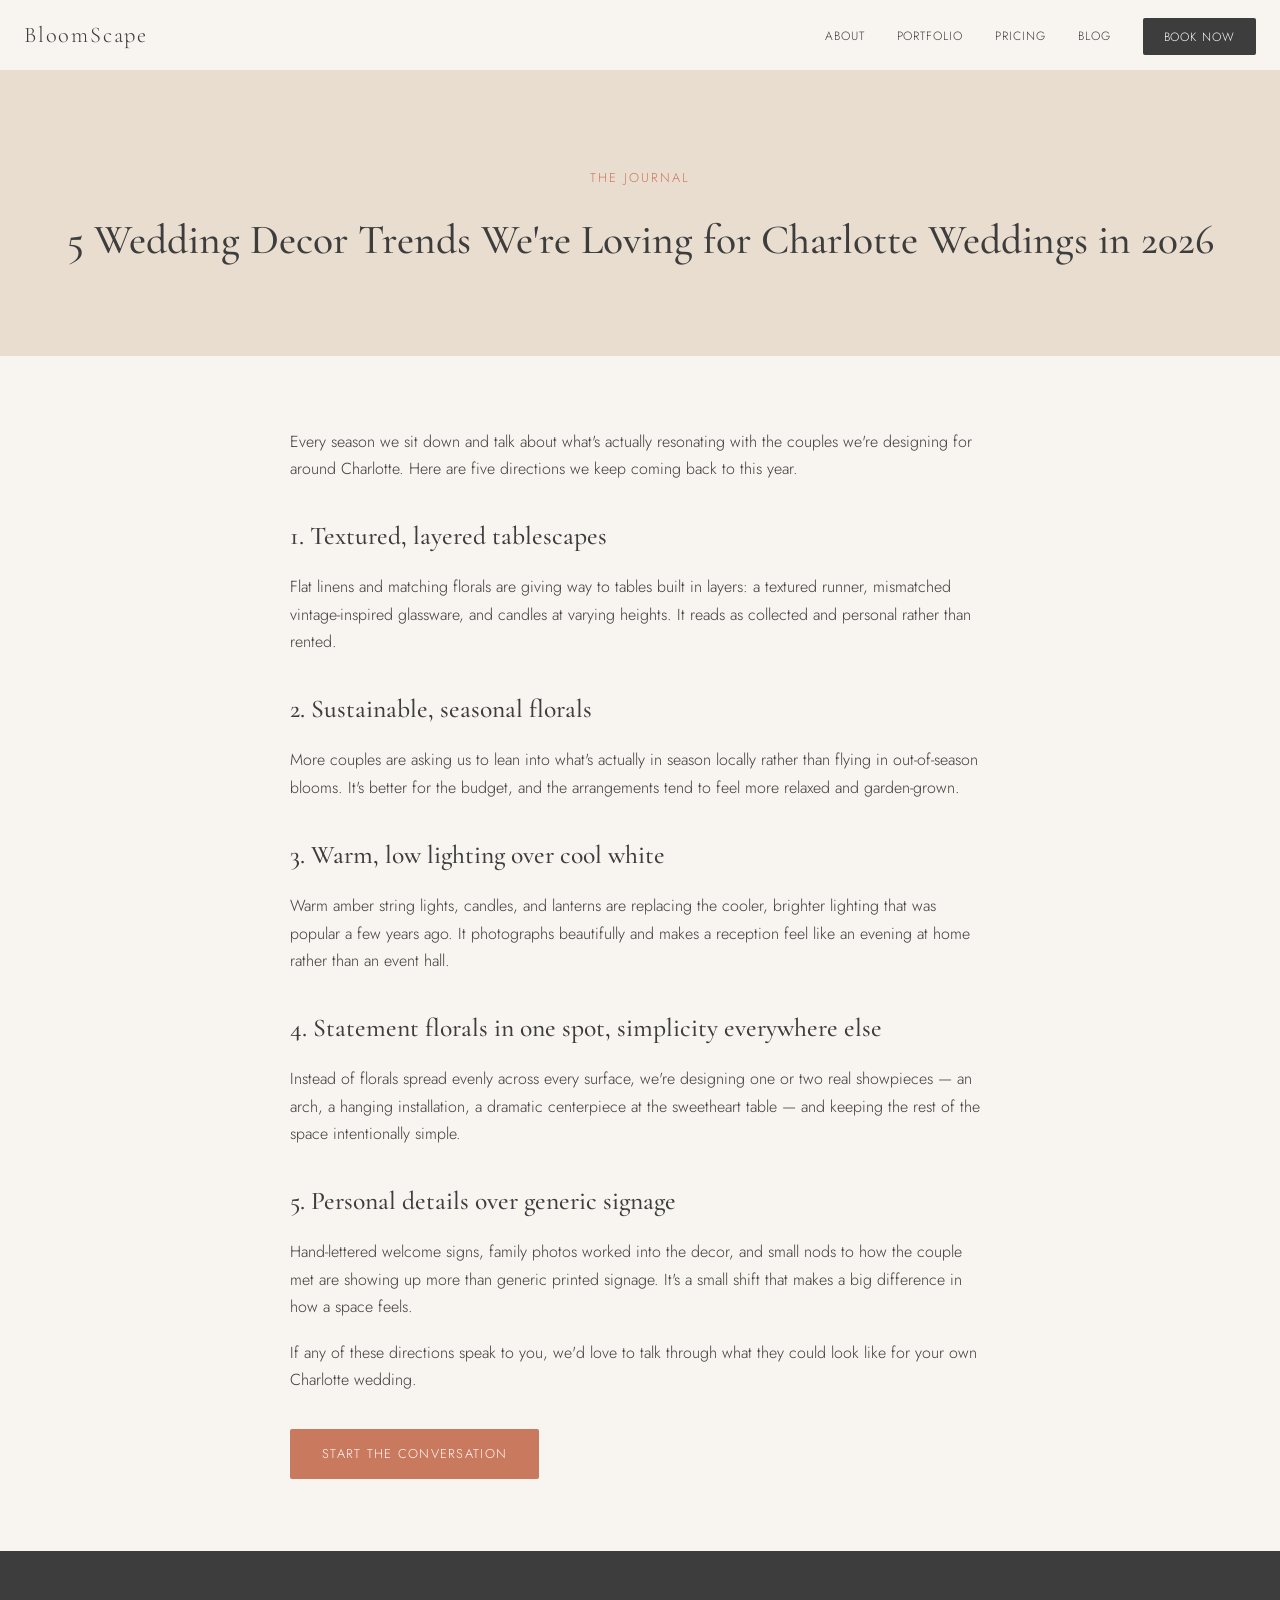
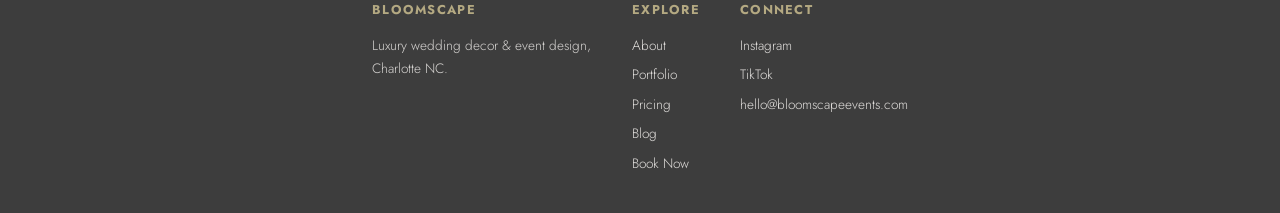
<file: blog/charlotte-wedding-decor-trends-2026.html>
<!DOCTYPE html>
<html lang="en-US">
<head>
<!-- Google tag (gtag.js) --><script async src="https://www.googletagmanager.com/gtag/js?id=G-CKC53GK26J"></script><script>window.dataLayer=window.dataLayer||[];function gtag(){dataLayer.push(arguments);}gtag('js',new Date());gtag('config','G-CKC53GK26J');</script>
<!-- Facebook Pixel Code -->
<script>!function(f,b,e,v,n,t,s){if(f.fbq)return;n=f.fbq=function(){n.callMethod?n.callMethod.apply(n,arguments):n.queue.push(arguments)};if(!f._fbq)f._fbq=n;n.push=n;n.loaded=!0;n.version='2.0';n.queue=[];t=b.createElement(e);t.async=!0;t.src=v;s=b.getElementsByTagName(e)[0];s.parentNode.insertBefore(t,s)}(window,document,'script','https://connect.facebook.net/en_US/fbevents.js');
fbq('init', '1665296371594058');
fbq('track', 'PageView');</script>
<noscript><img height="1" width="1" style="display:none" src="https://www.facebook.com/tr?id=1665296371594058&ev=PageView&noscript=1"/></noscript>
<!-- End Facebook Pixel Code -->
<meta charset="UTF-8">
<meta name="viewport" content="width=device-width, initial-scale=1">
<title>5 Wedding Decor Trends for Charlotte Weddings in 2026 | BloomScape</title>
<meta name="description" content="Five wedding decor trends we're loving for Charlotte weddings in 2026, from textured tablescapes to sustainable florals.">
<link rel="canonical" href="https://bloomscapeevents.com/blog/charlotte-wedding-decor-trends-2026.html">
<link href="https://fonts.googleapis.com/css2?family=Cormorant+Garamond:wght@400;500;600&family=Jost:wght@300;400;500&display=swap" rel="stylesheet">
<link rel="stylesheet" href="/assets/site.css">
</head>
<body>
<nav>
  <a href="/index.html" class="nav-logo">BloomScape</a>
  <ul class="nav-links">
    <li><a href="/index.html#why">About</a></li>
    <li><a href="/index.html#portfolio">Portfolio</a></li>
    <li><a href="/index.html#investment">Pricing</a></li>
    <li><a href="/blog/">Blog</a></li>
    <li><a href="/index.html#contact" class="nav-cta">Book Now</a></li>
  </ul>
</nav>
<div class="hero-simple">
  <p class="eyebrow">The Journal</p>
  <h1 style="font-size:clamp(1.8rem,4vw,2.6rem);">5 Wedding Decor Trends We're Loving for Charlotte Weddings in 2026</h1>
</div>
<section>
  <div class="post-content">
    <p>Every season we sit down and talk about what's actually resonating with the couples we're designing for around Charlotte. Here are five directions we keep coming back to this year.</p>
    <h2>1. Textured, layered tablescapes</h2>
    <p>Flat linens and matching florals are giving way to tables built in layers: a textured runner, mismatched vintage-inspired glassware, and candles at varying heights. It reads as collected and personal rather than rented.</p>
    <h2>2. Sustainable, seasonal florals</h2>
    <p>More couples are asking us to lean into what's actually in season locally rather than flying in out-of-season blooms. It's better for the budget, and the arrangements tend to feel more relaxed and garden-grown.</p>
    <h2>3. Warm, low lighting over cool white</h2>
    <p>Warm amber string lights, candles, and lanterns are replacing the cooler, brighter lighting that was popular a few years ago. It photographs beautifully and makes a reception feel like an evening at home rather than an event hall.</p>
    <h2>4. Statement florals in one spot, simplicity everywhere else</h2>
    <p>Instead of florals spread evenly across every surface, we're designing one or two real showpieces &mdash; an arch, a hanging installation, a dramatic centerpiece at the sweetheart table &mdash; and keeping the rest of the space intentionally simple.</p>
    <h2>5. Personal details over generic signage</h2>
    <p>Hand-lettered welcome signs, family photos worked into the decor, and small nods to how the couple met are showing up more than generic printed signage. It's a small shift that makes a big difference in how a space feels.</p>
    <p>If any of these directions speak to you, we'd love to talk through what they could look like for your own Charlotte wedding.</p>
    <a href="/index.html#contact" class="btn-primary">Start the Conversation</a>
  </div>
</section>
<footer>
  <div>
    <h4>BloomScape</h4>
    <p style="font-size:.85rem;opacity:.8;max-width:220px;">Luxury wedding decor &amp; event design, Charlotte NC.</p>
  </div>
  <div>
    <h4>Explore</h4>
    <a href="/index.html#why">About</a>
    <a href="/index.html#portfolio">Portfolio</a>
    <a href="/index.html#investment">Pricing</a>
    <a href="/blog/">Blog</a>
    <a href="/index.html#contact">Book Now</a>
  </div>
  <div>
    <h4>Connect</h4>
    <a href="https://instagram.com/bloomscape_events" target="_blank">Instagram</a>
    <a href="https://tiktok.com/@bloomscape_events" target="_blank">TikTok</a>
    <a href="mailto:hello@bloomscapeevents.com">hello@bloomscapeevents.com</a>
  </div>
</footer>
</body>
</html>
</file>
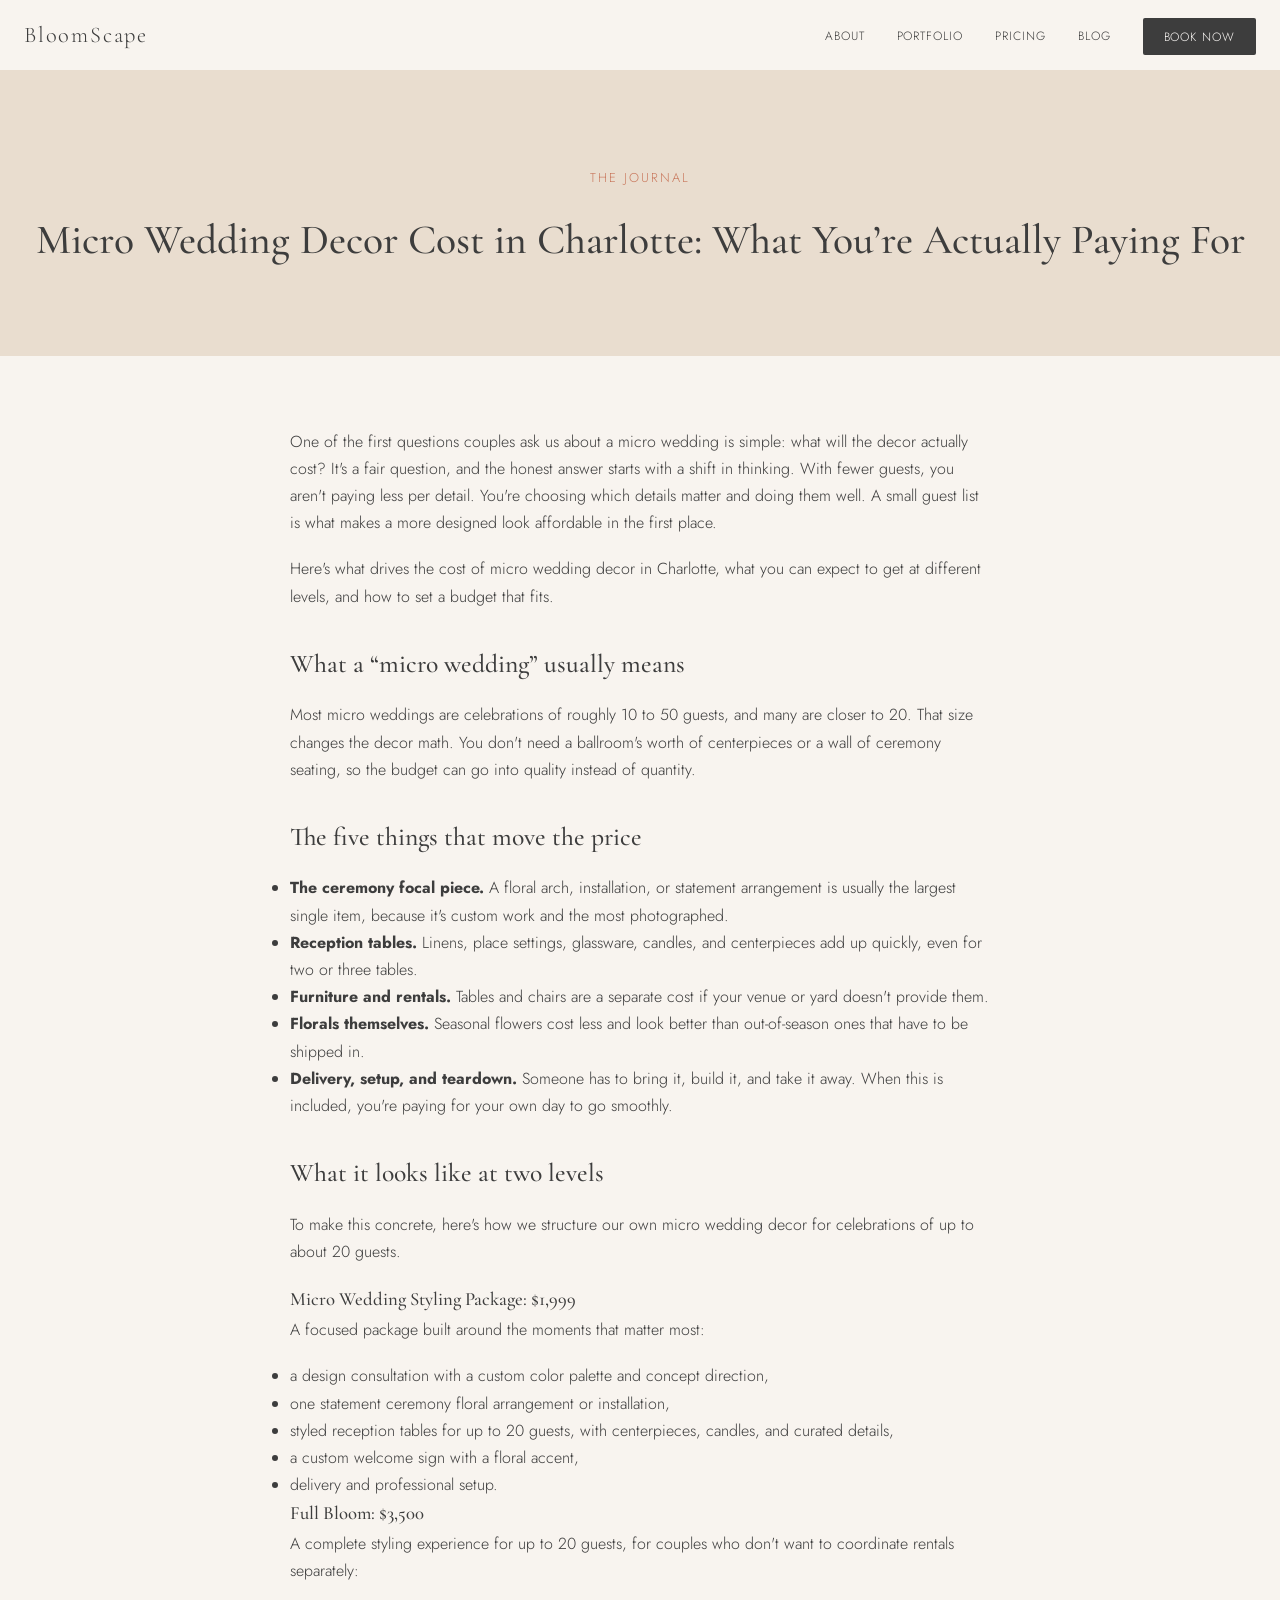
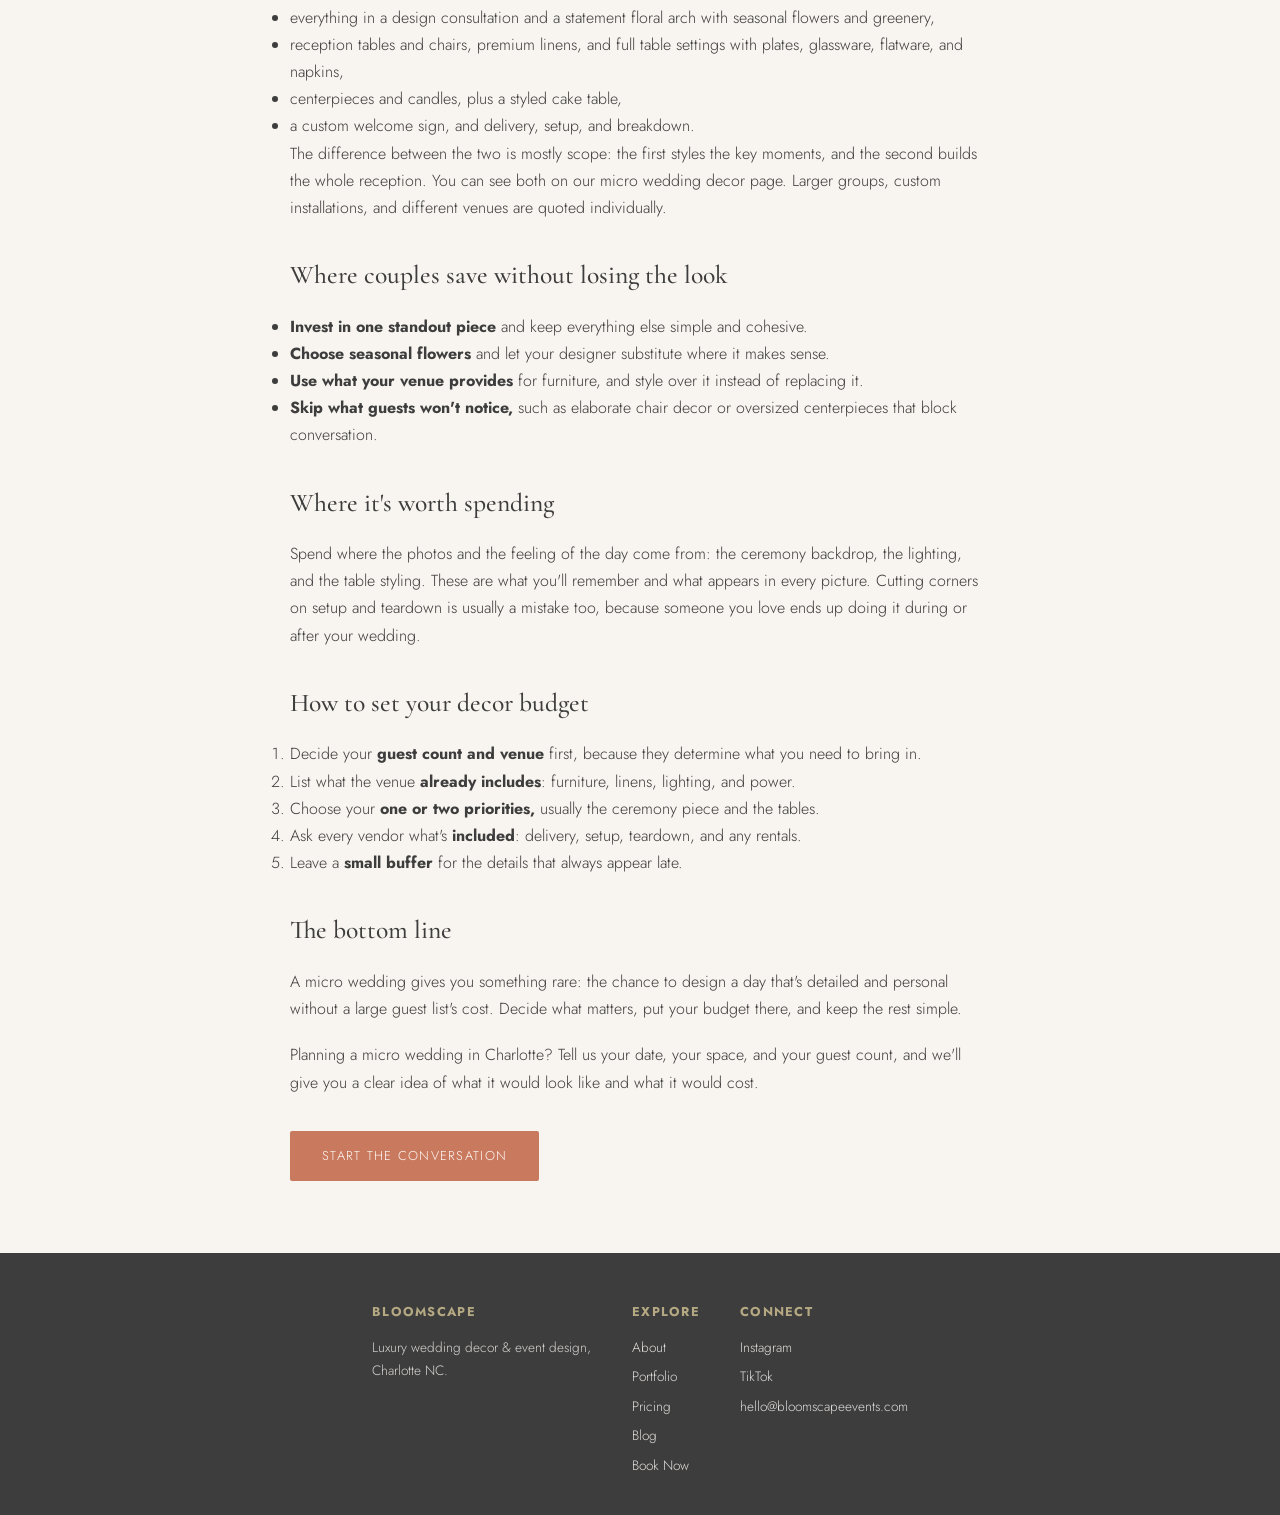
<file: blog/micro-wedding-decor-cost-charlotte.html>
<!DOCTYPE html>
<html lang="en-US">
<head>
<!-- Google tag (gtag.js) --><script async src="https://www.googletagmanager.com/gtag/js?id=G-CKC53GK26J"></script><script>window.dataLayer=window.dataLayer||[];function gtag(){dataLayer.push(arguments);}gtag('js',new Date());gtag('config','G-CKC53GK26J');</script>
<!-- Facebook Pixel Code -->
<script>!function(f,b,e,v,n,t,s){if(f.fbq)return;n=f.fbq=function(){n.callMethod?n.callMethod.apply(n,arguments):n.queue.push(arguments)};if(!f._fbq)f._fbq=n;n.push=n;n.loaded=!0;n.version='2.0';n.queue=[];t=b.createElement(e);t.async=!0;t.src=v;s=b.getElementsByTagName(e)[0];s.parentNode.insertBefore(t,s)}(window,document,'script','https://connect.facebook.net/en_US/fbevents.js');
fbq('init', '1665296371594058');
fbq('track', 'PageView');</script>
<noscript><img height="1" width="1" style="display:none" src="https://www.facebook.com/tr?id=1665296371594058&ev=PageView&noscript=1"/></noscript>
<!-- End Facebook Pixel Code -->
<meta charset="UTF-8">
<meta name="viewport" content="width=device-width, initial-scale=1">
<title>Micro Wedding Decor Cost in Charlotte, NC: What You Pay For | BloomScape</title>
<meta name="description" content="What affects the cost of micro wedding decor in Charlotte, what a styled ceremony and reception can include, and how to set a realistic budget. A BloomScape guide.">
<link rel="canonical" href="https://bloomscapeevents.com/blog/micro-wedding-decor-cost-charlotte.html">
<meta property="og:title" content="Micro Wedding Decor Cost in Charlotte: What You’re Actually Paying For">
<meta property="og:description" content="What affects the cost of micro wedding decor in Charlotte, what a styled ceremony and reception can include, and how to set a realistic budget. A BloomScape guide.">
<meta property="og:type" content="article">
<script type="application/ld+json">{"@context":"https://schema.org","@type":"Article","headline":"Micro Wedding Decor Cost in Charlotte: What You’re Actually Paying For","description":"What affects the cost of micro wedding decor in Charlotte, what a styled ceremony and reception can include, and how to set a realistic budget. A BloomScape guide.","datePublished":"2026-10-25","author":{"@type":"Organization","name":"BloomScape Events"},"publisher":{"@type":"Organization","name":"BloomScape Events"},"mainEntityOfPage":"https://bloomscapeevents.com/blog/micro-wedding-decor-cost-charlotte.html"}</script>
<link href="https://fonts.googleapis.com/css2?family=Cormorant+Garamond:wght@400;500;600&family=Jost:wght@300;400;500&display=swap" rel="stylesheet">
<link rel="stylesheet" href="/assets/site.css">
</head>
<body>
<nav>
  <a href="/index.html" class="nav-logo">BloomScape</a>
  <ul class="nav-links">
    <li><a href="/index.html#why">About</a></li>
    <li><a href="/index.html#portfolio">Portfolio</a></li>
    <li><a href="/index.html#investment">Pricing</a></li>
    <li><a href="/blog/">Blog</a></li>
    <li><a href="/index.html#contact" class="nav-cta">Book Now</a></li>
  </ul>
</nav>
<div class="hero-simple">
  <p class="eyebrow">The Journal</p>
  <h1 style="font-size:clamp(1.8rem,4vw,2.6rem);">Micro Wedding Decor Cost in Charlotte: What You’re Actually Paying For</h1>
</div>
<section>
  <div class="post-content">
    <p>One of the first questions couples ask us about a micro wedding is simple: what will the decor actually cost? It's a fair question, and the honest answer starts with a shift in thinking. With fewer guests, you aren't paying less per detail. You're choosing which details matter and doing them well. A small guest list is what makes a more designed look affordable in the first place.</p>
    <p>Here's what drives the cost of micro wedding decor in Charlotte, what you can expect to get at different levels, and how to set a budget that fits.</p>

    <h2>What a “micro wedding” usually means</h2>
    <p>Most micro weddings are celebrations of roughly 10 to 50 guests, and many are closer to 20. That size changes the decor math. You don't need a ballroom's worth of centerpieces or a wall of ceremony seating, so the budget can go into quality instead of quantity.</p>

    <h2>The five things that move the price</h2>
    <ul>
      <li><strong>The ceremony focal piece.</strong> A floral arch, installation, or statement arrangement is usually the largest single item, because it's custom work and the most photographed.</li>
      <li><strong>Reception tables.</strong> Linens, place settings, glassware, candles, and centerpieces add up quickly, even for two or three tables.</li>
      <li><strong>Furniture and rentals.</strong> Tables and chairs are a separate cost if your venue or yard doesn't provide them.</li>
      <li><strong>Florals themselves.</strong> Seasonal flowers cost less and look better than out-of-season ones that have to be shipped in.</li>
      <li><strong>Delivery, setup, and teardown.</strong> Someone has to bring it, build it, and take it away. When this is included, you're paying for your own day to go smoothly.</li>
    </ul>

    <h2>What it looks like at two levels</h2>
    <p>To make this concrete, here's how we structure our own micro wedding decor for celebrations of up to about 20 guests.</p>
    <h3>Micro Wedding Styling Package: $1,999</h3>
    <p>A focused package built around the moments that matter most:</p>
    <ul>
      <li>a design consultation with a custom color palette and concept direction,</li>
      <li>one statement ceremony floral arrangement or installation,</li>
      <li>styled reception tables for up to 20 guests, with centerpieces, candles, and curated details,</li>
      <li>a custom welcome sign with a floral accent,</li>
      <li>delivery and professional setup.</li>
    </ul>
    <h3>Full Bloom: $3,500</h3>
    <p>A complete styling experience for up to 20 guests, for couples who don't want to coordinate rentals separately:</p>
    <ul>
      <li>everything in a design consultation and a statement floral arch with seasonal flowers and greenery,</li>
      <li>reception tables and chairs, premium linens, and full table settings with plates, glassware, flatware, and napkins,</li>
      <li>centerpieces and candles, plus a styled cake table,</li>
      <li>a custom welcome sign, and delivery, setup, and breakdown.</li>
    </ul>
    <p>The difference between the two is mostly scope: the first styles the key moments, and the second builds the whole reception. You can see both on our <a href="/micro-wedding-decor-charlotte.html">micro wedding decor page</a>. Larger groups, custom installations, and different venues are quoted individually.</p>

    <h2>Where couples save without losing the look</h2>
    <ul>
      <li><strong>Invest in one standout piece</strong> and keep everything else simple and cohesive.</li>
      <li><strong>Choose seasonal flowers</strong> and let your designer substitute where it makes sense.</li>
      <li><strong>Use what your venue provides</strong> for furniture, and style over it instead of replacing it.</li>
      <li><strong>Skip what guests won't notice,</strong> such as elaborate chair decor or oversized centerpieces that block conversation.</li>
    </ul>

    <h2>Where it's worth spending</h2>
    <p>Spend where the photos and the feeling of the day come from: the ceremony backdrop, the lighting, and the table styling. These are what you'll remember and what appears in every picture. Cutting corners on setup and teardown is usually a mistake too, because someone you love ends up doing it during or after your wedding.</p>

    <h2>How to set your decor budget</h2>
    <ol>
      <li>Decide your <strong>guest count and venue</strong> first, because they determine what you need to bring in.</li>
      <li>List what the venue <strong>already includes</strong>: furniture, linens, lighting, and power.</li>
      <li>Choose your <strong>one or two priorities,</strong> usually the ceremony piece and the tables.</li>
      <li>Ask every vendor what's <strong>included</strong>: delivery, setup, teardown, and any rentals.</li>
      <li>Leave a <strong>small buffer</strong> for the details that always appear late.</li>
    </ol>

    <h2>The bottom line</h2>
    <p>A micro wedding gives you something rare: the chance to design a day that's detailed and personal without a large guest list's cost. Decide what matters, put your budget there, and keep the rest simple.</p>
    <p>Planning a micro wedding in Charlotte? Tell us your date, your space, and your guest count, and we'll give you a clear idea of what it would look like and what it would cost.</p>
    <a href="/index.html#contact" class="btn-primary">Start the Conversation</a>
  </div>
</section>
<footer>
  <div>
    <h4>BloomScape</h4>
    <p style="font-size:.85rem;opacity:.8;max-width:220px;">Luxury wedding decor &amp; event design, Charlotte NC.</p>
  </div>
  <div>
    <h4>Explore</h4>
    <a href="/index.html#why">About</a>
    <a href="/index.html#portfolio">Portfolio</a>
    <a href="/index.html#investment">Pricing</a>
    <a href="/blog/">Blog</a>
    <a href="/index.html#contact">Book Now</a>
  </div>
  <div>
    <h4>Connect</h4>
    <a href="https://instagram.com/bloomscape_events" target="_blank">Instagram</a>
    <a href="https://tiktok.com/@bloomscape_events" target="_blank">TikTok</a>
    <a href="mailto:hello@bloomscapeevents.com">hello@bloomscapeevents.com</a>
  </div>
</footer>
</body>
</html>
</file>
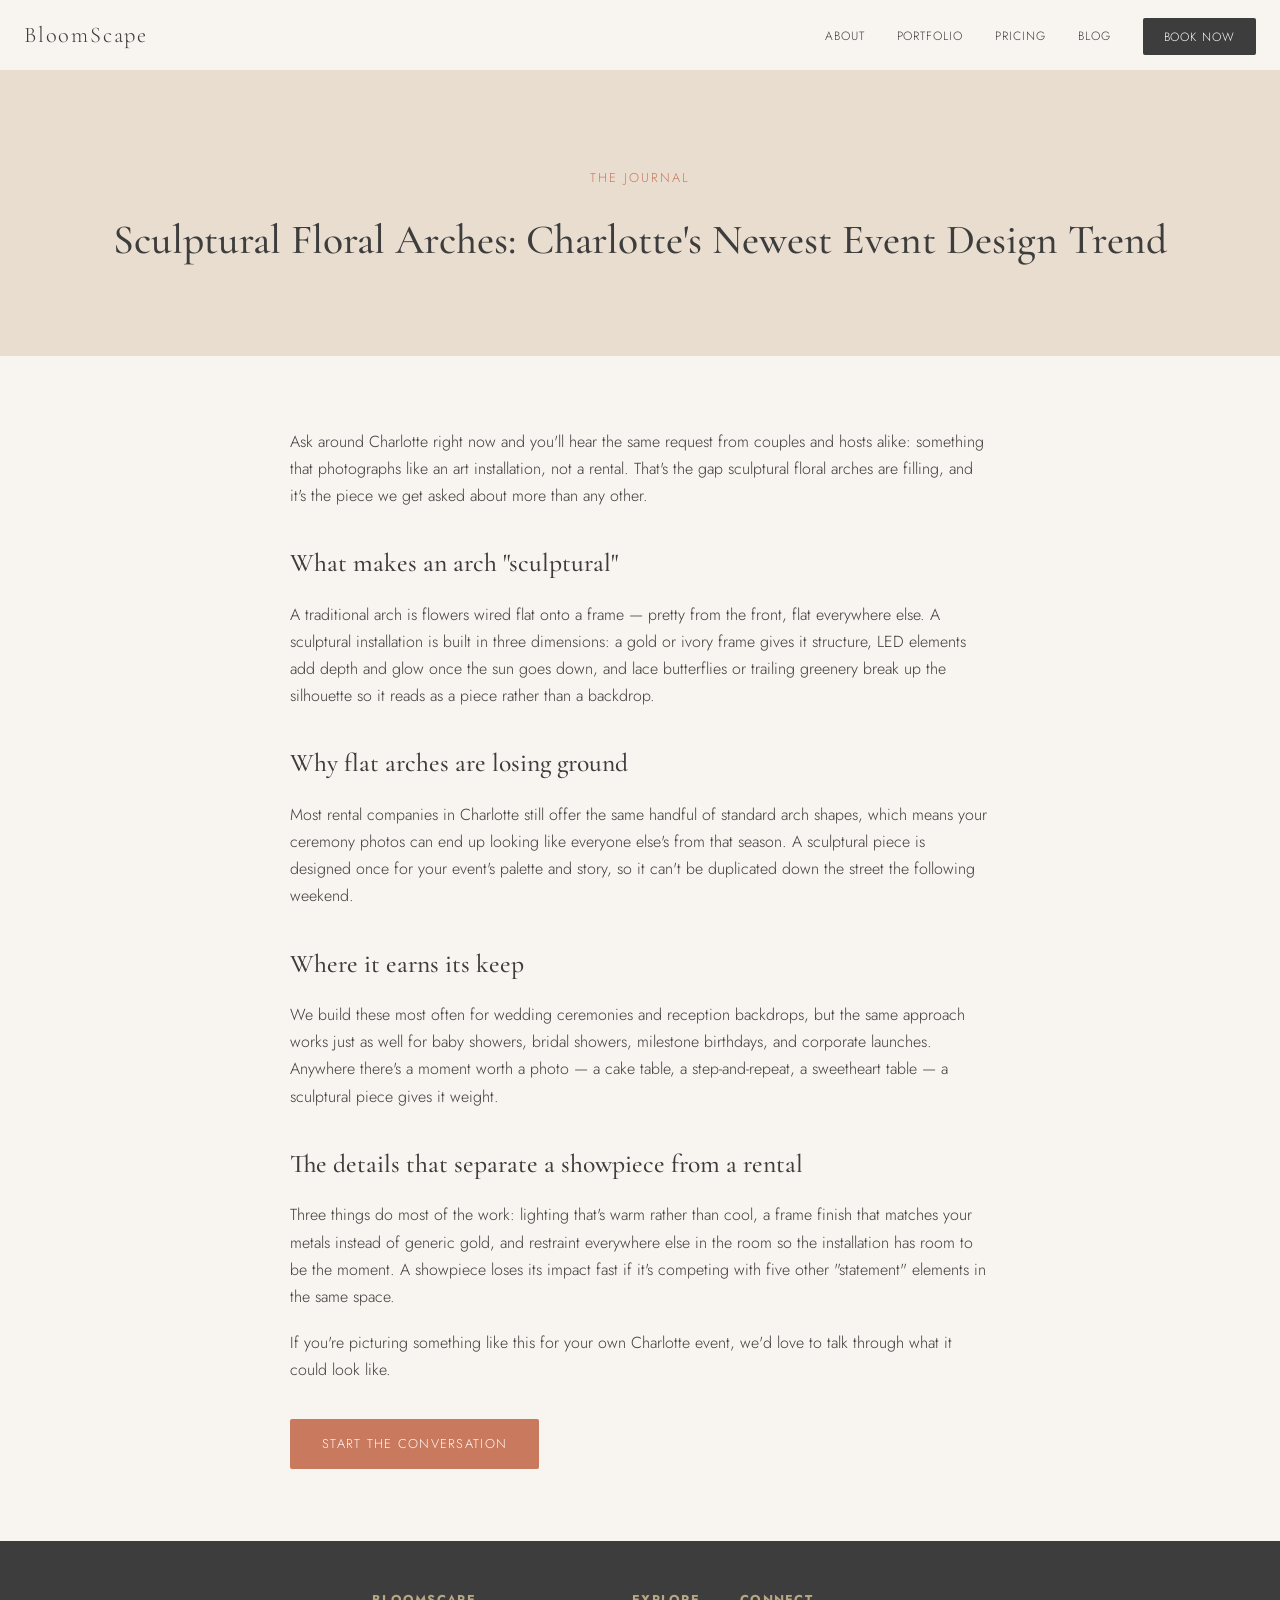
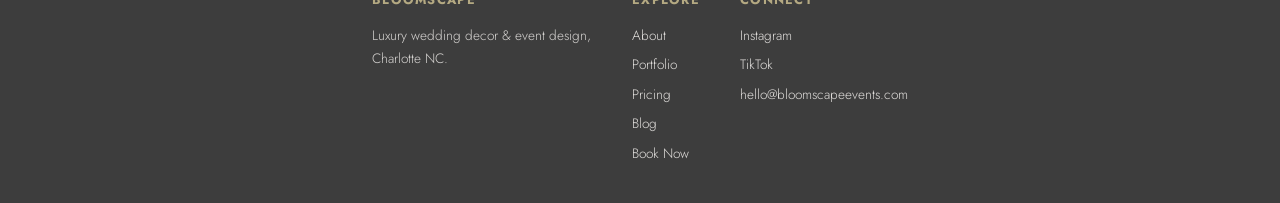
<file: blog/sculptural-floral-arches-charlotte.html>
<!DOCTYPE html>
<html lang="en-US">
<head>
<!-- Google tag (gtag.js) --><script async src="https://www.googletagmanager.com/gtag/js?id=G-CKC53GK26J"></script><script>window.dataLayer=window.dataLayer||[];function gtag(){dataLayer.push(arguments);}gtag('js',new Date());gtag('config','G-CKC53GK26J');</script>
<!-- Facebook Pixel Code -->
<script>!function(f,b,e,v,n,t,s){if(f.fbq)return;n=f.fbq=function(){n.callMethod?n.callMethod.apply(n,arguments):n.queue.push(arguments)};if(!f._fbq)f._fbq=n;n.push=n;n.loaded=!0;n.version='2.0';n.queue=[];t=b.createElement(e);t.async=!0;t.src=v;s=b.getElementsByTagName(e)[0];s.parentNode.insertBefore(t,s)}(window,document,'script','https://connect.facebook.net/en_US/fbevents.js');
fbq('init', '1665296371594058');
fbq('track', 'PageView');</script>
<noscript><img height="1" width="1" style="display:none" src="https://www.facebook.com/tr?id=1665296371594058&ev=PageView&noscript=1"/></noscript>
<!-- End Facebook Pixel Code -->
<meta charset="UTF-8">
<meta name="viewport" content="width=device-width, initial-scale=1">
<title>Sculptural Floral Arches: Charlotte's Newest Event Design Trend | BloomScape</title>
<meta name="description" content="Why sculptural floral arches with LED lighting and gold framework are replacing flat rental arches at Charlotte weddings, showers, and celebrations.">
<link rel="canonical" href="https://bloomscapeevents.com/blog/sculptural-floral-arches-charlotte.html">
<link href="https://fonts.googleapis.com/css2?family=Cormorant+Garamond:wght@400;500;600&family=Jost:wght@300;400;500&display=swap" rel="stylesheet">
<link rel="stylesheet" href="/assets/site.css">
</head>
<body>
<nav>
  <a href="/index.html" class="nav-logo">BloomScape</a>
  <ul class="nav-links">
    <li><a href="/index.html#why">About</a></li>
    <li><a href="/index.html#portfolio">Portfolio</a></li>
    <li><a href="/index.html#investment">Pricing</a></li>
    <li><a href="/blog/">Blog</a></li>
    <li><a href="/index.html#contact" class="nav-cta">Book Now</a></li>
  </ul>
</nav>
<div class="hero-simple">
  <p class="eyebrow">The Journal</p>
  <h1 style="font-size:clamp(1.8rem,4vw,2.6rem);">Sculptural Floral Arches: Charlotte's Newest Event Design Trend</h1>
</div>
<section>
  <div class="post-content">
    <p>Ask around Charlotte right now and you'll hear the same request from couples and hosts alike: something that photographs like an art installation, not a rental. That's the gap sculptural floral arches are filling, and it's the piece we get asked about more than any other.</p>
    <h2>What makes an arch "sculptural"</h2>
    <p>A traditional arch is flowers wired flat onto a frame &mdash; pretty from the front, flat everywhere else. A sculptural installation is built in three dimensions: a gold or ivory frame gives it structure, LED elements add depth and glow once the sun goes down, and lace butterflies or trailing greenery break up the silhouette so it reads as a piece rather than a backdrop.</p>
    <h2>Why flat arches are losing ground</h2>
    <p>Most rental companies in Charlotte still offer the same handful of standard arch shapes, which means your ceremony photos can end up looking like everyone else's from that season. A sculptural piece is designed once for your event's palette and story, so it can't be duplicated down the street the following weekend.</p>
    <h2>Where it earns its keep</h2>
    <p>We build these most often for wedding ceremonies and reception backdrops, but the same approach works just as well for baby showers, bridal showers, milestone birthdays, and corporate launches. Anywhere there's a moment worth a photo &mdash; a cake table, a step-and-repeat, a sweetheart table &mdash; a sculptural piece gives it weight.</p>
    <h2>The details that separate a showpiece from a rental</h2>
    <p>Three things do most of the work: lighting that's warm rather than cool, a frame finish that matches your metals instead of generic gold, and restraint everywhere else in the room so the installation has room to be the moment. A showpiece loses its impact fast if it's competing with five other "statement" elements in the same space.</p>
    <p>If you're picturing something like this for your own Charlotte event, we'd love to talk through what it could look like.</p>
    <a href="/index.html#contact" class="btn-primary">Start the Conversation</a>
  </div>
</section>
<footer>
  <div>
    <h4>BloomScape</h4>
    <p style="font-size:.85rem;opacity:.8;max-width:220px;">Luxury wedding decor &amp; event design, Charlotte NC.</p>
  </div>
  <div>
    <h4>Explore</h4>
    <a href="/index.html#why">About</a>
    <a href="/index.html#portfolio">Portfolio</a>
    <a href="/index.html#investment">Pricing</a>
    <a href="/blog/">Blog</a>
    <a href="/index.html#contact">Book Now</a>
  </div>
  <div>
    <h4>Connect</h4>
    <a href="https://instagram.com/bloomscape_events" target="_blank">Instagram</a>
    <a href="https://tiktok.com/@bloomscape_events" target="_blank">TikTok</a>
    <a href="mailto:hello@bloomscapeevents.com">hello@bloomscapeevents.com</a>
  </div>
</footer>
</body>
</html>
</file>
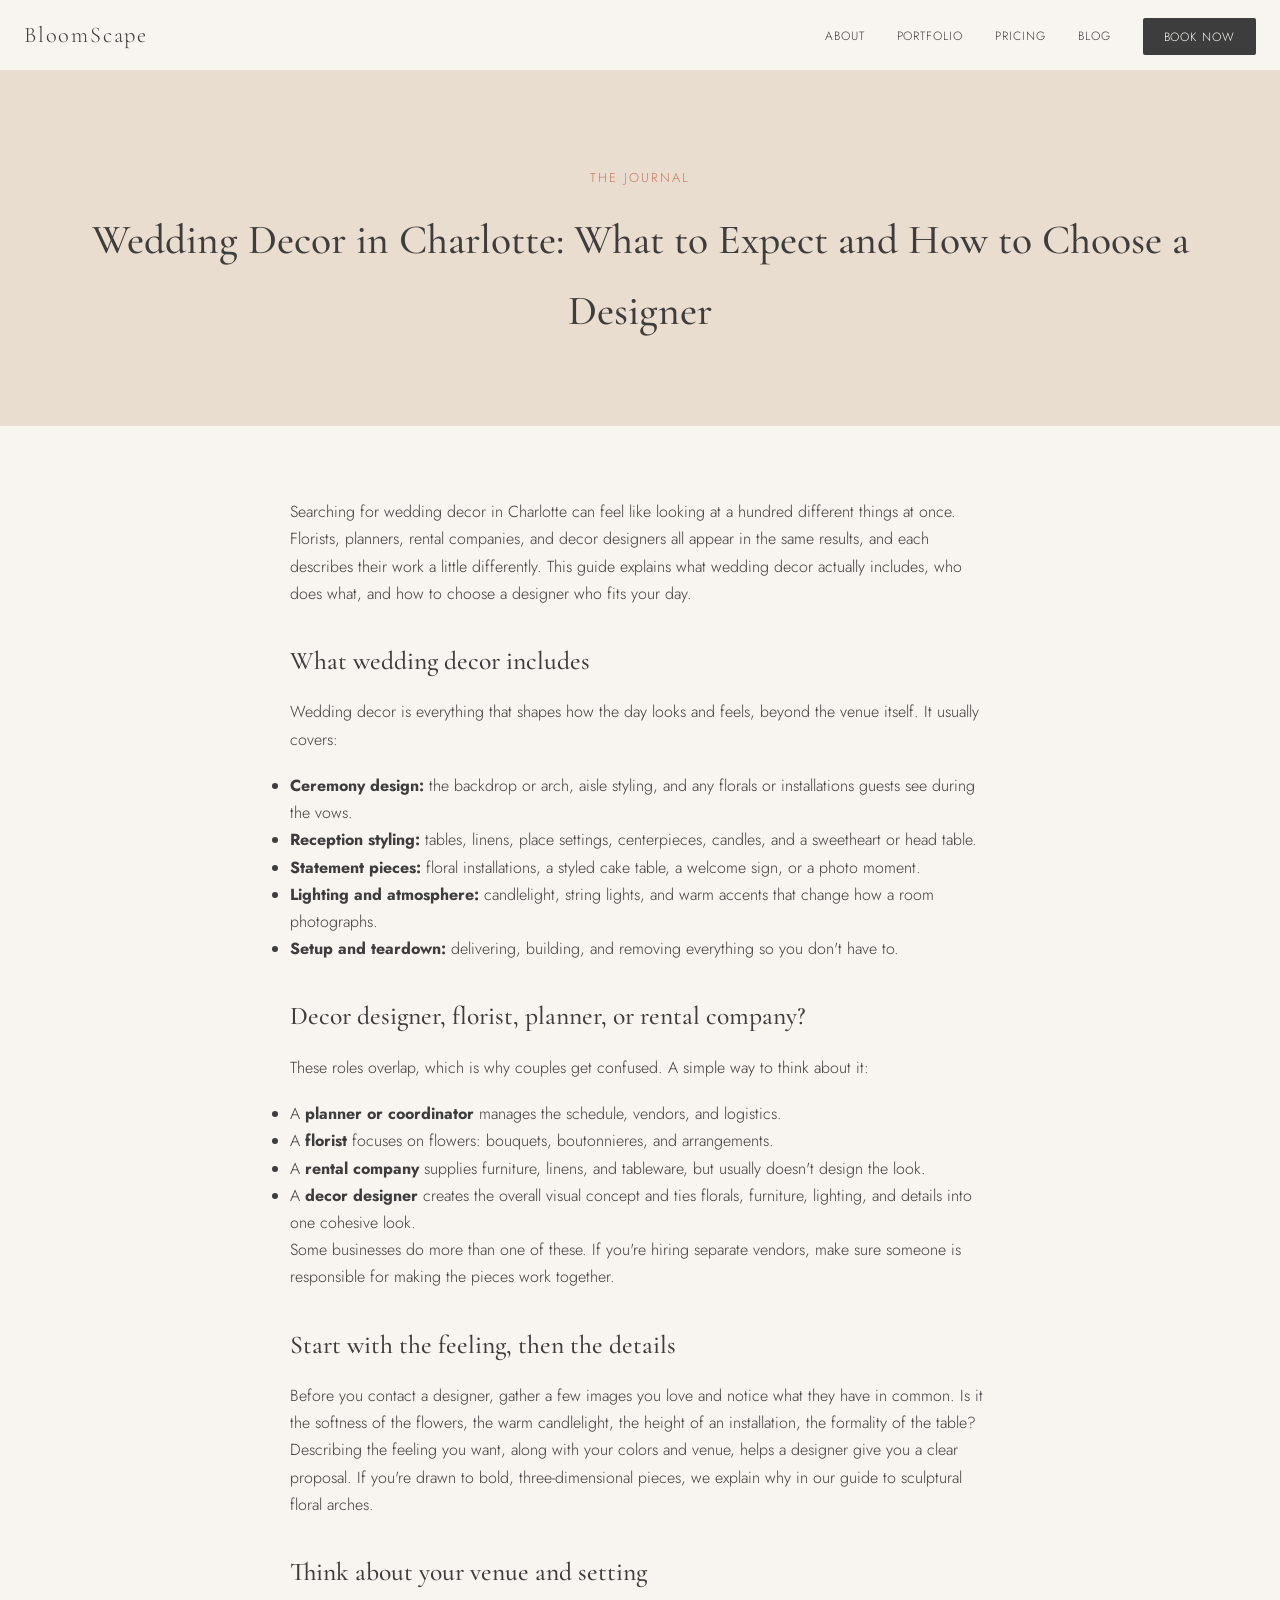
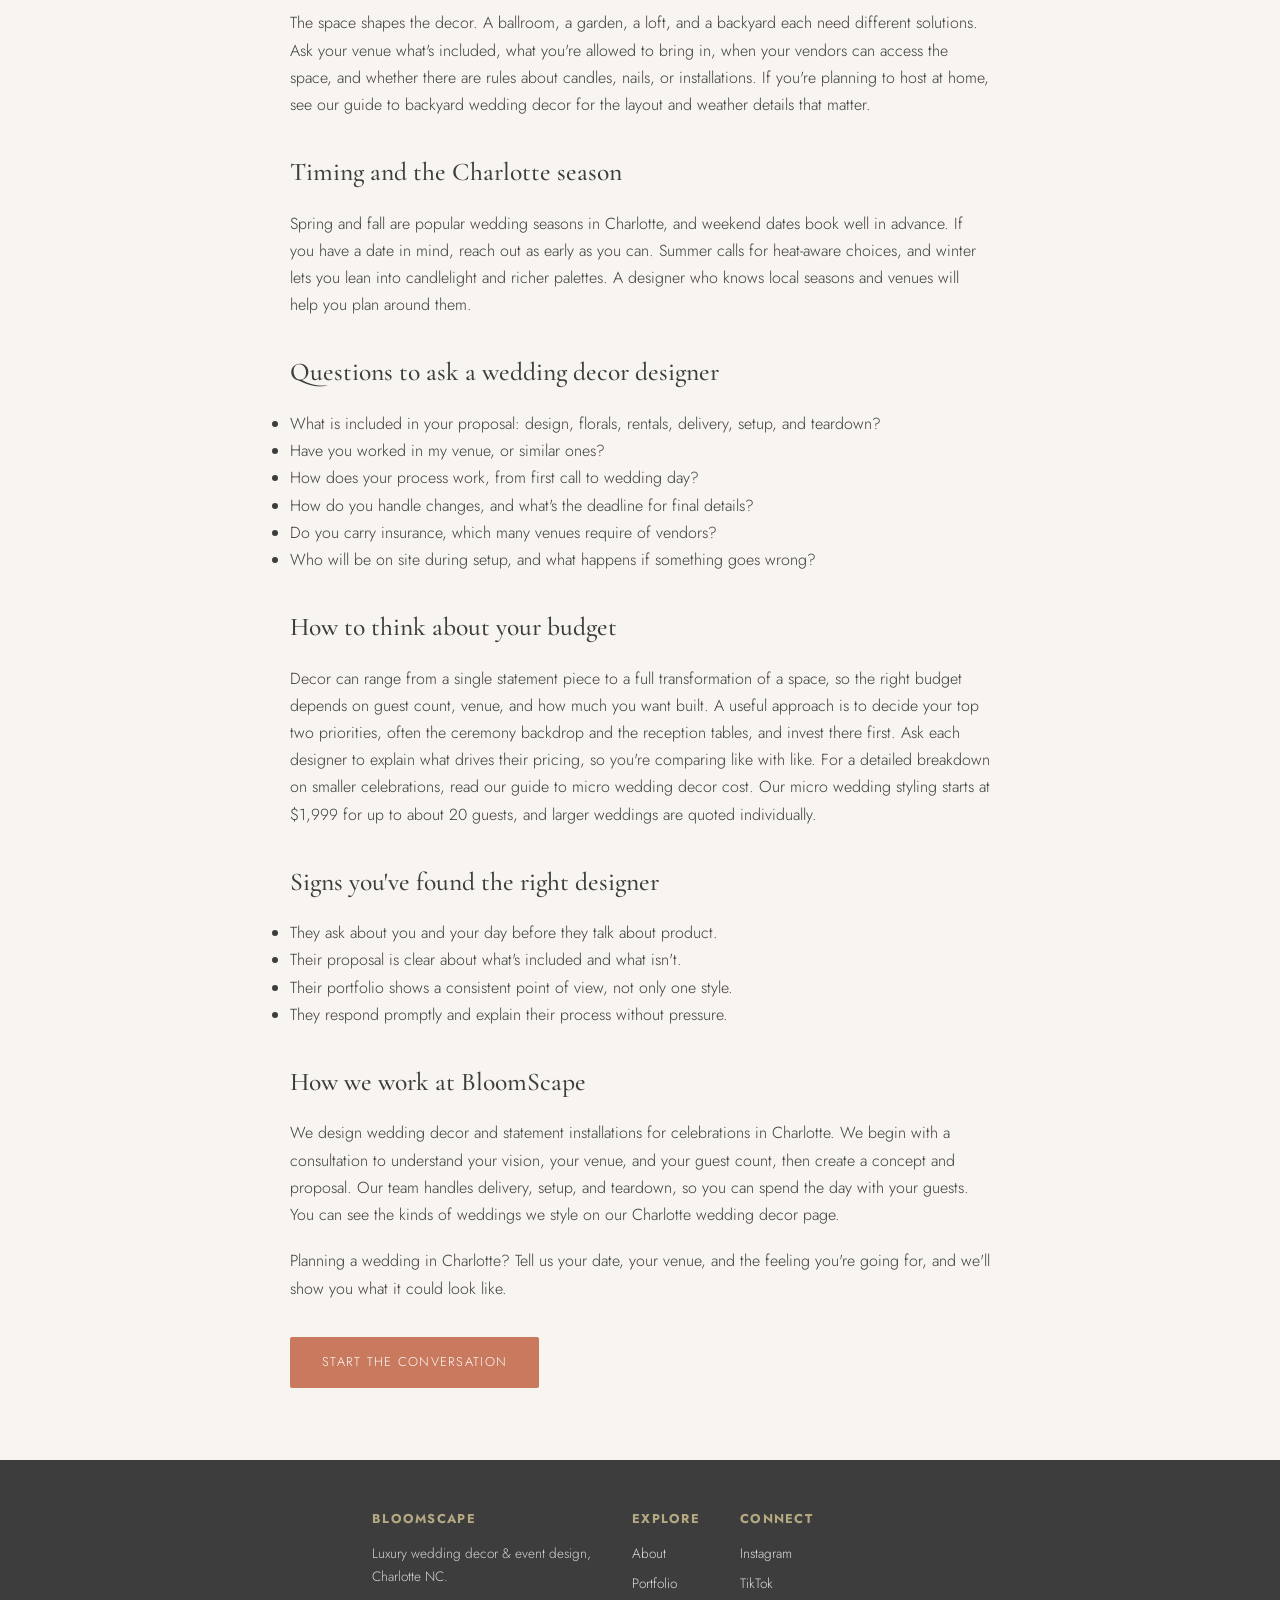
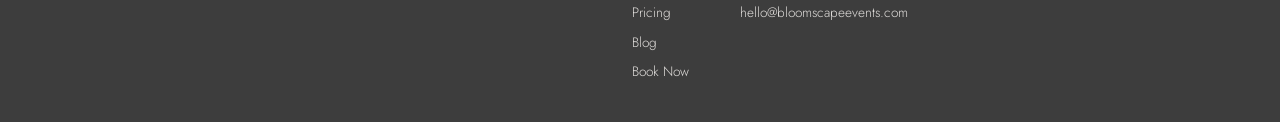
<file: blog/wedding-decor-charlotte-guide.html>
<!DOCTYPE html>
<html lang="en-US">
<head>
<!-- Google tag (gtag.js) --><script async src="https://www.googletagmanager.com/gtag/js?id=G-CKC53GK26J"></script><script>window.dataLayer=window.dataLayer||[];function gtag(){dataLayer.push(arguments);}gtag('js',new Date());gtag('config','G-CKC53GK26J');</script>
<!-- Facebook Pixel Code -->
<script>!function(f,b,e,v,n,t,s){if(f.fbq)return;n=f.fbq=function(){n.callMethod?n.callMethod.apply(n,arguments):n.queue.push(arguments)};if(!f._fbq)f._fbq=n;n.push=n;n.loaded=!0;n.version='2.0';n.queue=[];t=b.createElement(e);t.async=!0;t.src=v;s=b.getElementsByTagName(e)[0];s.parentNode.insertBefore(t,s)}(window,document,'script','https://connect.facebook.net/en_US/fbevents.js');
fbq('init', '1665296371594058');
fbq('track', 'PageView');</script>
<noscript><img height="1" width="1" style="display:none" src="https://www.facebook.com/tr?id=1665296371594058&ev=PageView&noscript=1"/></noscript>
<!-- End Facebook Pixel Code -->
<meta charset="UTF-8">
<meta name="viewport" content="width=device-width, initial-scale=1">
<title>Wedding Decor in Charlotte, NC: How to Choose a Designer | BloomScape</title>
<meta name="description" content="A guide to wedding decor in Charlotte: what it includes, who does what, how to choose a designer, questions to ask, and how to plan your budget and timeline.">
<link rel="canonical" href="https://bloomscapeevents.com/blog/wedding-decor-charlotte-guide.html">
<meta property="og:title" content="Wedding Decor in Charlotte: What to Expect and How to Choose a Designer">
<meta property="og:description" content="A guide to wedding decor in Charlotte: what it includes, who does what, how to choose a designer, questions to ask, and how to plan your budget and timeline.">
<meta property="og:type" content="article">
<script type="application/ld+json">{"@context":"https://schema.org","@type":"Article","headline":"Wedding Decor in Charlotte: What to Expect and How to Choose a Designer","description":"A guide to wedding decor in Charlotte: what it includes, who does what, how to choose a designer, questions to ask, and how to plan your budget and timeline.","datePublished":"2026-11-10","author":{"@type":"Organization","name":"BloomScape Events"},"publisher":{"@type":"Organization","name":"BloomScape Events"},"mainEntityOfPage":"https://bloomscapeevents.com/blog/wedding-decor-charlotte-guide.html"}</script>
<link href="https://fonts.googleapis.com/css2?family=Cormorant+Garamond:wght@400;500;600&family=Jost:wght@300;400;500&display=swap" rel="stylesheet">
<link rel="stylesheet" href="/assets/site.css">
</head>
<body>
<nav>
  <a href="/index.html" class="nav-logo">BloomScape</a>
  <ul class="nav-links">
    <li><a href="/index.html#why">About</a></li>
    <li><a href="/index.html#portfolio">Portfolio</a></li>
    <li><a href="/index.html#investment">Pricing</a></li>
    <li><a href="/blog/">Blog</a></li>
    <li><a href="/index.html#contact" class="nav-cta">Book Now</a></li>
  </ul>
</nav>
<div class="hero-simple">
  <p class="eyebrow">The Journal</p>
  <h1 style="font-size:clamp(1.8rem,4vw,2.6rem);">Wedding Decor in Charlotte: What to Expect and How to Choose a Designer</h1>
</div>
<section>
  <div class="post-content">
    <p>Searching for wedding decor in Charlotte can feel like looking at a hundred different things at once. Florists, planners, rental companies, and decor designers all appear in the same results, and each describes their work a little differently. This guide explains what wedding decor actually includes, who does what, and how to choose a designer who fits your day.</p>

    <h2>What wedding decor includes</h2>
    <p>Wedding decor is everything that shapes how the day looks and feels, beyond the venue itself. It usually covers:</p>
    <ul>
      <li><strong>Ceremony design:</strong> the backdrop or arch, aisle styling, and any florals or installations guests see during the vows.</li>
      <li><strong>Reception styling:</strong> tables, linens, place settings, centerpieces, candles, and a sweetheart or head table.</li>
      <li><strong>Statement pieces:</strong> floral installations, a styled cake table, a welcome sign, or a photo moment.</li>
      <li><strong>Lighting and atmosphere:</strong> candlelight, string lights, and warm accents that change how a room photographs.</li>
      <li><strong>Setup and teardown:</strong> delivering, building, and removing everything so you don't have to.</li>
    </ul>

    <h2>Decor designer, florist, planner, or rental company?</h2>
    <p>These roles overlap, which is why couples get confused. A simple way to think about it:</p>
    <ul>
      <li>A <strong>planner or coordinator</strong> manages the schedule, vendors, and logistics.</li>
      <li>A <strong>florist</strong> focuses on flowers: bouquets, boutonnieres, and arrangements.</li>
      <li>A <strong>rental company</strong> supplies furniture, linens, and tableware, but usually doesn't design the look.</li>
      <li>A <strong>decor designer</strong> creates the overall visual concept and ties florals, furniture, lighting, and details into one cohesive look.</li>
    </ul>
    <p>Some businesses do more than one of these. If you're hiring separate vendors, make sure someone is responsible for making the pieces work together.</p>

    <h2>Start with the feeling, then the details</h2>
    <p>Before you contact a designer, gather a few images you love and notice what they have in common. Is it the softness of the flowers, the warm candlelight, the height of an installation, the formality of the table? Describing the feeling you want, along with your colors and venue, helps a designer give you a clear proposal. If you're drawn to bold, three-dimensional pieces, we explain why in our guide to <a href="/blog/sculptural-floral-arches-charlotte.html">sculptural floral arches</a>.</p>

    <h2>Think about your venue and setting</h2>
    <p>The space shapes the decor. A ballroom, a garden, a loft, and a backyard each need different solutions. Ask your venue what's included, what you're allowed to bring in, when your vendors can access the space, and whether there are rules about candles, nails, or installations. If you're planning to host at home, see our guide to <a href="/blog/backyard-wedding-decor-charlotte.html">backyard wedding decor</a> for the layout and weather details that matter.</p>

    <h2>Timing and the Charlotte season</h2>
    <p>Spring and fall are popular wedding seasons in Charlotte, and weekend dates book well in advance. If you have a date in mind, reach out as early as you can. Summer calls for heat-aware choices, and winter lets you lean into candlelight and richer palettes. A designer who knows local seasons and venues will help you plan around them.</p>

    <h2>Questions to ask a wedding decor designer</h2>
    <ul>
      <li>What is included in your proposal: design, florals, rentals, delivery, setup, and teardown?</li>
      <li>Have you worked in my venue, or similar ones?</li>
      <li>How does your process work, from first call to wedding day?</li>
      <li>How do you handle changes, and what's the deadline for final details?</li>
      <li>Do you carry insurance, which many venues require of vendors?</li>
      <li>Who will be on site during setup, and what happens if something goes wrong?</li>
    </ul>

    <h2>How to think about your budget</h2>
    <p>Decor can range from a single statement piece to a full transformation of a space, so the right budget depends on guest count, venue, and how much you want built. A useful approach is to decide your top two priorities, often the ceremony backdrop and the reception tables, and invest there first. Ask each designer to explain what drives their pricing, so you're comparing like with like. For a detailed breakdown on smaller celebrations, read our guide to <a href="/blog/micro-wedding-decor-cost-charlotte.html">micro wedding decor cost</a>. Our micro wedding styling starts at $1,999 for up to about 20 guests, and larger weddings are quoted individually.</p>

    <h2>Signs you've found the right designer</h2>
    <ul>
      <li>They ask about you and your day before they talk about product.</li>
      <li>Their proposal is clear about what's included and what isn't.</li>
      <li>Their portfolio shows a consistent point of view, not only one style.</li>
      <li>They respond promptly and explain their process without pressure.</li>
    </ul>

    <h2>How we work at BloomScape</h2>
    <p>We design wedding decor and statement installations for celebrations in Charlotte. We begin with a consultation to understand your vision, your venue, and your guest count, then create a concept and proposal. Our team handles delivery, setup, and teardown, so you can spend the day with your guests. You can see the kinds of weddings we style on our <a href="/charlotte-wedding-decor.html">Charlotte wedding decor page</a>.</p>
    <p>Planning a wedding in Charlotte? Tell us your date, your venue, and the feeling you're going for, and we'll show you what it could look like.</p>
    <a href="/index.html#contact" class="btn-primary">Start the Conversation</a>
  </div>
</section>
<footer>
  <div>
    <h4>BloomScape</h4>
    <p style="font-size:.85rem;opacity:.8;max-width:220px;">Luxury wedding decor &amp; event design, Charlotte NC.</p>
  </div>
  <div>
    <h4>Explore</h4>
    <a href="/index.html#why">About</a>
    <a href="/index.html#portfolio">Portfolio</a>
    <a href="/index.html#investment">Pricing</a>
    <a href="/blog/">Blog</a>
    <a href="/index.html#contact">Book Now</a>
  </div>
  <div>
    <h4>Connect</h4>
    <a href="https://instagram.com/bloomscape_events" target="_blank">Instagram</a>
    <a href="https://tiktok.com/@bloomscape_events" target="_blank">TikTok</a>
    <a href="mailto:hello@bloomscapeevents.com">hello@bloomscapeevents.com</a>
  </div>
</footer>
</body>
</html>
</file>
<file: assets/site.css>
:root{--ivory:#F8F4EF;--sand:#E9DDCF;--taupe:#B4A982;--olive:#7A8363;--terra:#C9795E;--charcoal:#3D3D3D;--white:#FDFAF7;}
*,*::before,*::after{box-sizing:border-box;margin:0;padding:0;}
body{background:var(--ivory);color:var(--charcoal);font-family:'Jost',sans-serif;font-weight:300;line-height:1.7;overflow-x:hidden;}
h1,h2,h3{font-family:'Cormorant Garamond',serif;font-weight:500;}
a{text-decoration:none;color:inherit;}
.wrap{max-width:1100px;margin:0 auto;padding:0 1.5rem;}
nav{position:sticky;top:0;z-index:100;background:rgba(248,244,239,0.95);backdrop-filter:blur(12px);border-bottom:1px solid var(--sand);padding:1rem 1.5rem;display:flex;align-items:center;justify-content:space-between;}
.nav-logo{font-family:'Cormorant Garamond',serif;font-size:1.4rem;letter-spacing:.08em;color:var(--charcoal);}
.nav-links{display:flex;gap:2rem;list-style:none;flex-wrap:wrap;}
.nav-links a{font-size:.75rem;letter-spacing:.08em;text-transform:uppercase;color:var(--charcoal);}
.nav-links a:hover{color:var(--terra);}
.nav-cta{background:var(--charcoal);color:var(--white)!important;padding:.6rem 1.3rem;border-radius:2px;}
.hero-simple{padding:6rem 1.5rem 4rem;text-align:center;background:var(--sand);}
.hero-simple p.eyebrow{letter-spacing:.15em;text-transform:uppercase;font-size:.8rem;color:var(--terra);margin-bottom:1rem;}
.hero-simple h1{font-size:clamp(2.2rem,5vw,3.4rem);margin-bottom:1rem;}
.hero-simple p.sub{max-width:600px;margin:0 auto;opacity:.85;}
section{padding:4.5rem 1.5rem;}
section h2{font-size:clamp(1.8rem,3.5vw,2.6rem);margin-bottom:1rem;text-align:center;}
section > .wrap > p.lead{max-width:680px;margin:0 auto 2.5rem;text-align:center;opacity:.85;}
.grid-cards{display:grid;grid-template-columns:repeat(auto-fit,minmax(240px,1fr));gap:1.5rem;margin-top:2rem;}
.card{background:var(--white);border:1px solid var(--sand);border-radius:8px;padding:1.8rem;}
.card h3{font-size:1.3rem;margin-bottom:.6rem;color:var(--charcoal);}
.card p{font-size:.95rem;opacity:.85;}
.btn-primary{display:inline-block;background:var(--terra);color:var(--white);padding:.9rem 2rem;border-radius:2px;font-size:.8rem;letter-spacing:.1em;text-transform:uppercase;margin-top:1rem;}
.btn-primary:hover{background:var(--charcoal);}
.faq-item{border-bottom:1px solid var(--sand);padding:1.2rem 0;}
.faq-item h3{font-size:1.05rem;font-family:'Jost',sans-serif;font-weight:500;margin-bottom:.4rem;}
footer{background:var(--charcoal);color:var(--white);padding:3rem 1.5rem 2rem;display:flex;flex-wrap:wrap;gap:2.5rem;justify-content:center;}
footer h4{font-size:.8rem;text-transform:uppercase;letter-spacing:.1em;margin-bottom:.8rem;color:var(--taupe);}
footer a{display:block;font-size:.85rem;opacity:.85;margin-bottom:.4rem;color:var(--white);}
footer a:hover{opacity:1;color:var(--terra);}
.blog-card{border:1px solid var(--sand);border-radius:8px;overflow:hidden;background:var(--white);}
.blog-card .body{padding:1.5rem;}
.blog-card h3{font-size:1.3rem;margin-bottom:.5rem;}
.post-content p{margin-bottom:1.2rem;max-width:700px;}
.post-content h2{text-align:left;margin-top:2rem;font-size:1.6rem;}
.post-content{max-width:700px;margin:0 auto;}
</file>
